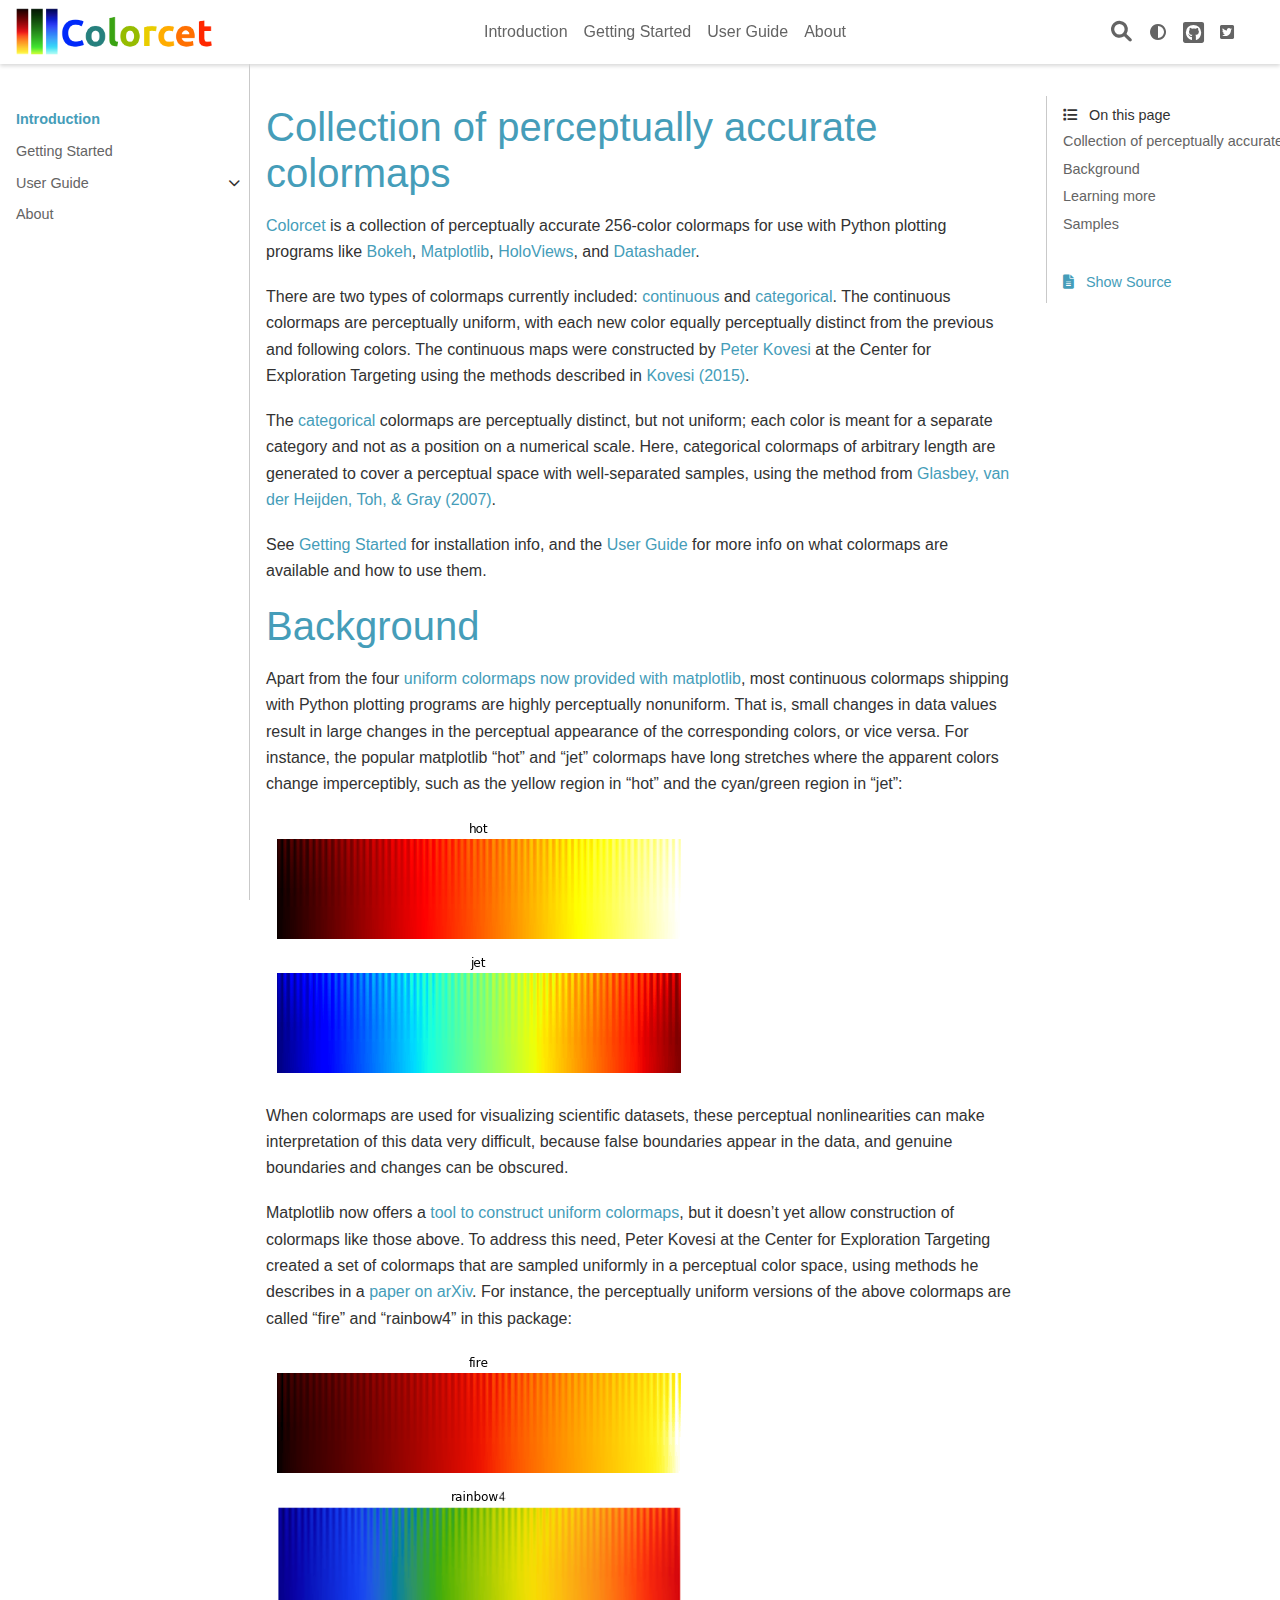
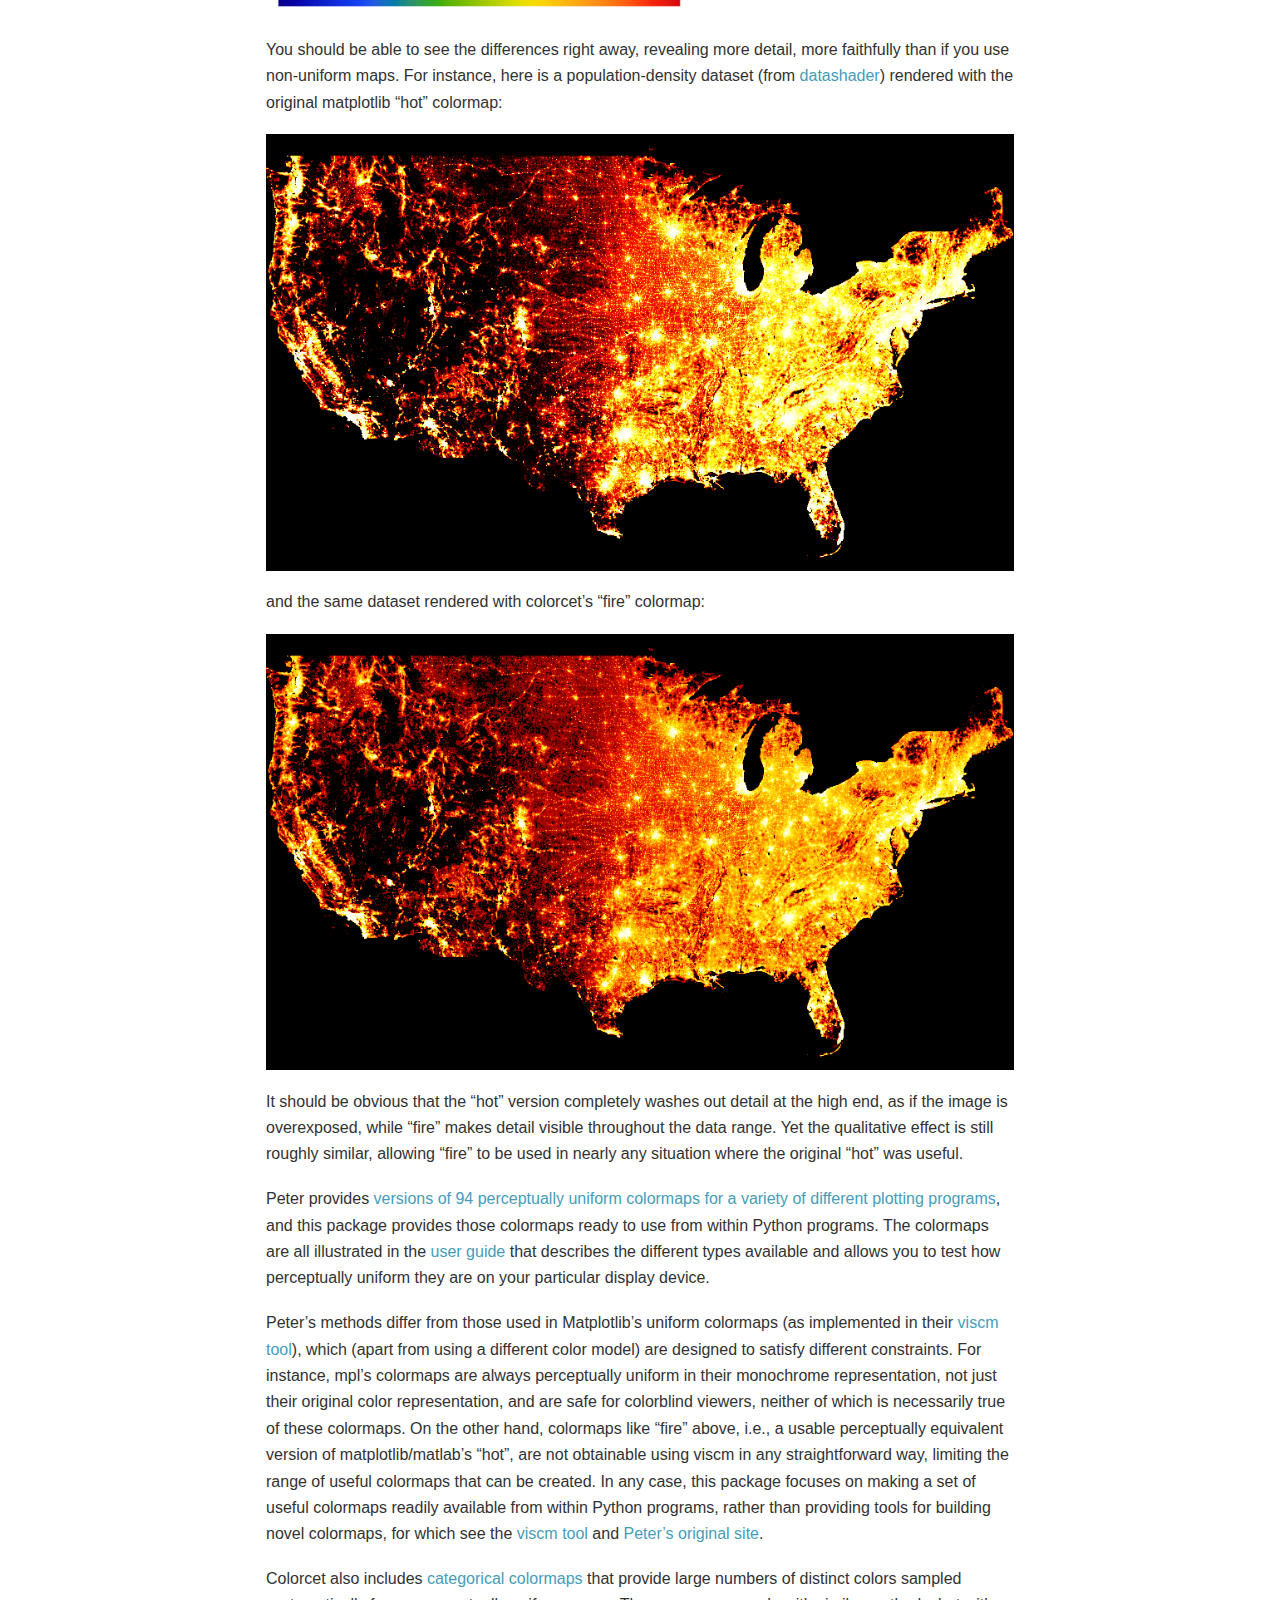
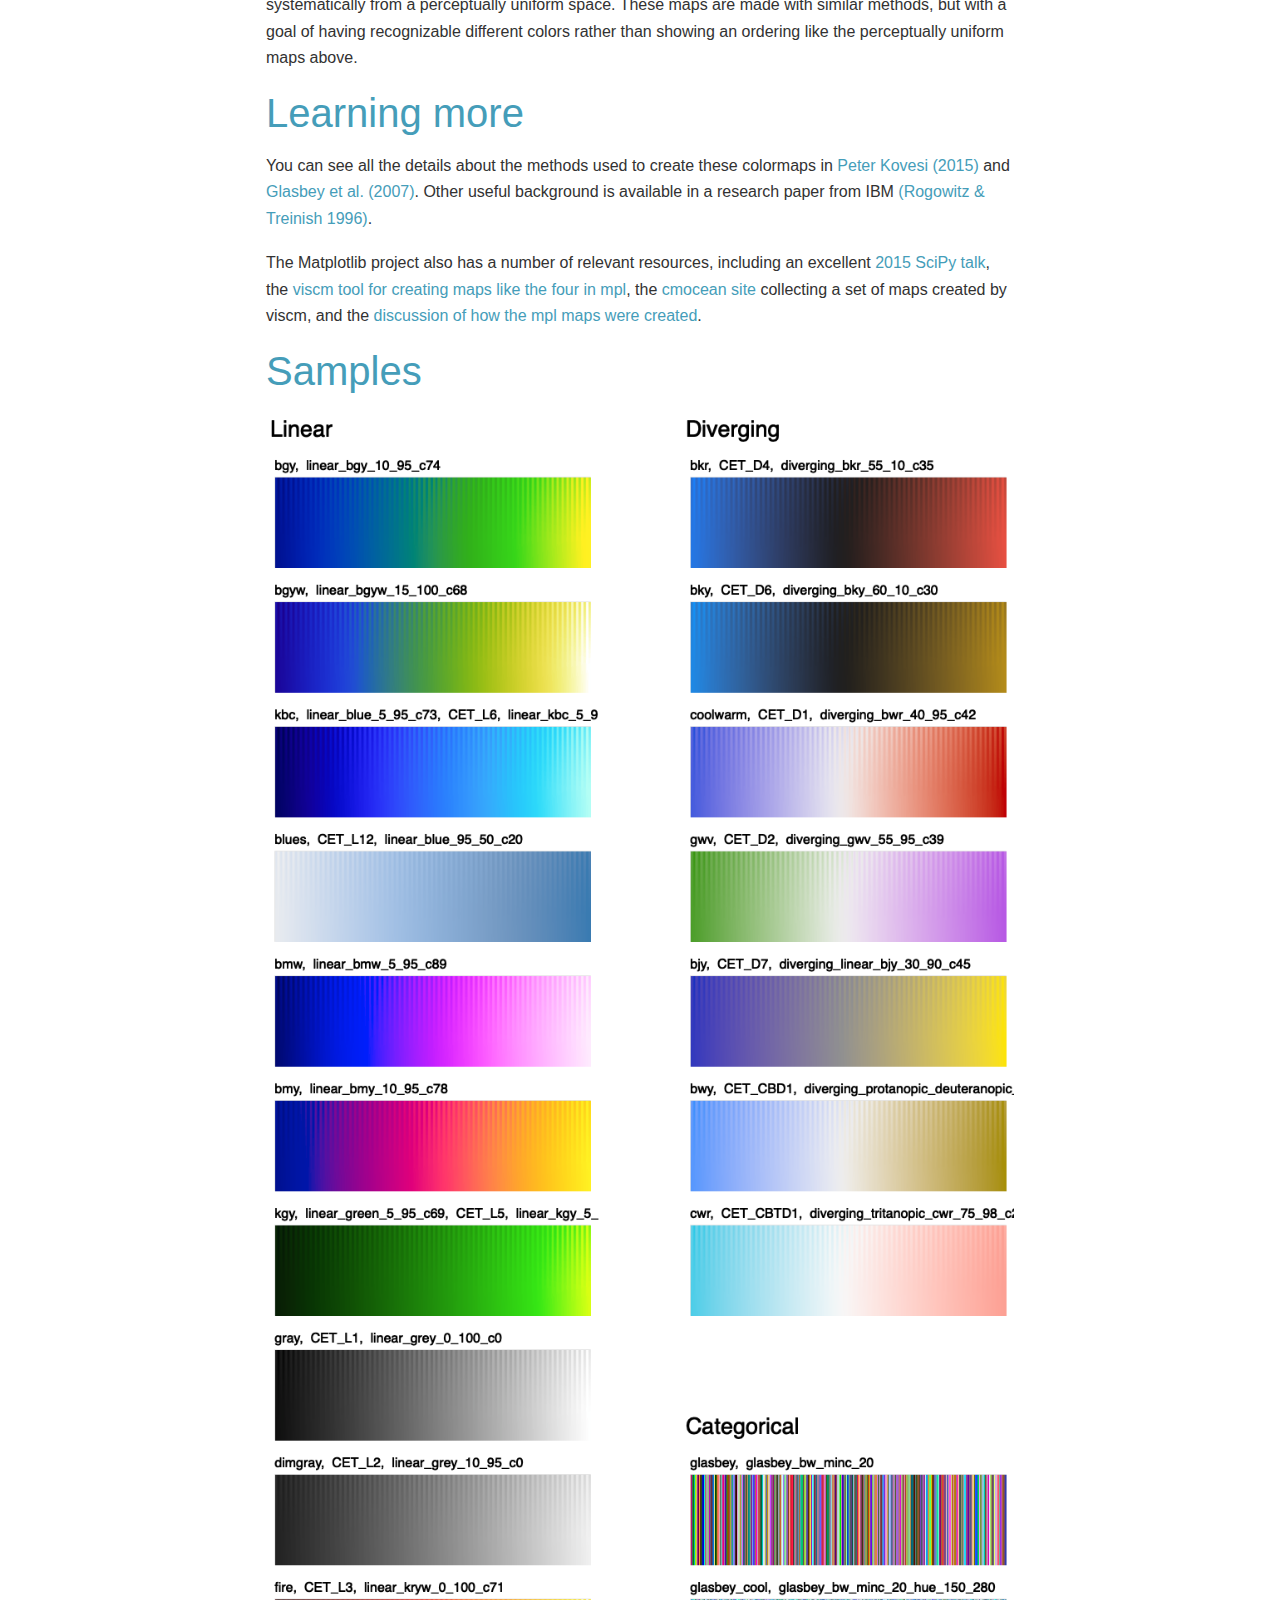
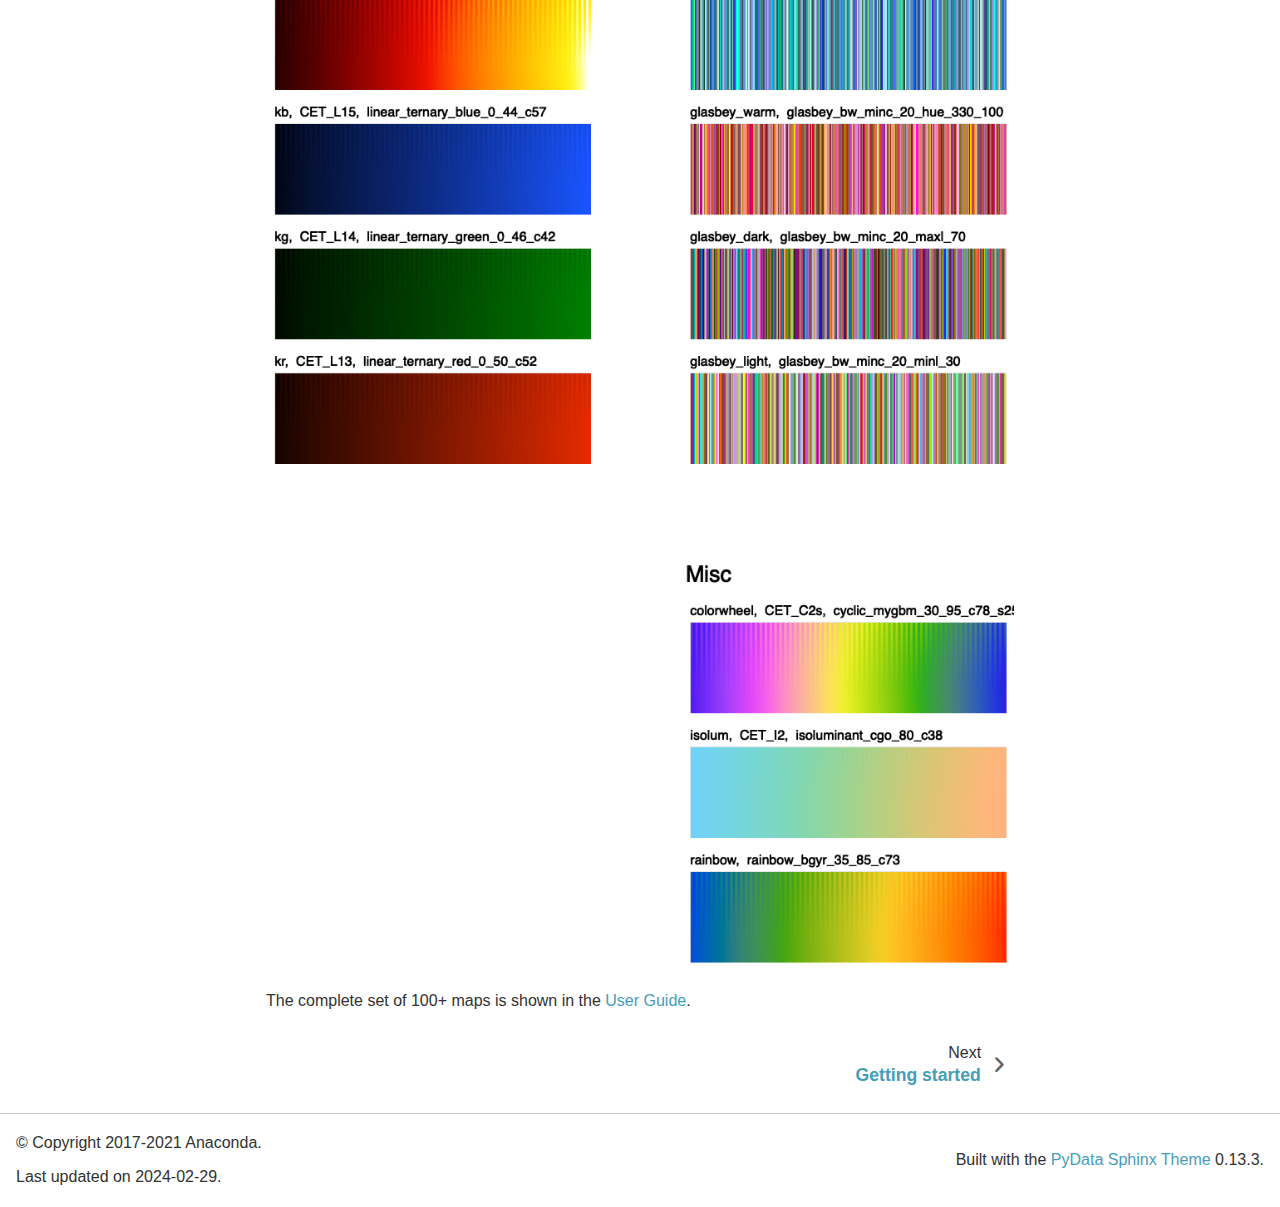
<file: index.html>
<!DOCTYPE html>


<html lang="en" >

  <head>
    <meta charset="utf-8" />
    <meta name="viewport" content="width=device-width, initial-scale=1.0" /><meta name="generator" content="Docutils 0.19: https://docutils.sourceforge.io/" />

    <title>Collection of perceptually accurate colormaps &#8212; colorcet v3.1.0</title>
  
  
  
  <script data-cfasync="false">
    document.documentElement.dataset.mode = localStorage.getItem("mode") || "";
    document.documentElement.dataset.theme = localStorage.getItem("theme") || "light";
  </script>
  
  <!-- Loaded before other Sphinx assets -->
  <link href="_static/styles/theme.css?digest=e353d410970836974a52" rel="stylesheet" />
<link href="_static/styles/bootstrap.css?digest=e353d410970836974a52" rel="stylesheet" />
<link href="_static/styles/pydata-sphinx-theme.css?digest=e353d410970836974a52" rel="stylesheet" />

  
  <link href="_static/vendor/fontawesome/6.1.2/css/all.min.css?digest=e353d410970836974a52" rel="stylesheet" />
  <link rel="preload" as="font" type="font/woff2" crossorigin href="_static/vendor/fontawesome/6.1.2/webfonts/fa-solid-900.woff2" />
<link rel="preload" as="font" type="font/woff2" crossorigin href="_static/vendor/fontawesome/6.1.2/webfonts/fa-brands-400.woff2" />
<link rel="preload" as="font" type="font/woff2" crossorigin href="_static/vendor/fontawesome/6.1.2/webfonts/fa-regular-400.woff2" />

    <link rel="stylesheet" type="text/css" href="_static/pygments.css" />
    <link rel="stylesheet" type="text/css" href="_static/mystnb.4510f1fc1dee50b3e5859aac5469c37c29e427902b24a333a5f9fcb2f0b3ac41.css" />
    <link rel="stylesheet" type="text/css" href="_static/graphviz.css" />
    <link rel="stylesheet" type="text/css" href="_static/copybutton.css" />
    <link rel="stylesheet" type="text/css" href="_static/design-style.1e8bd061cd6da7fc9cf755528e8ffc24.min.css" />
    <link rel="stylesheet" type="text/css" href="_static/nbsite.css" />
    <link rel="stylesheet" type="text/css" href="_static/notebook.css" />
    <link rel="stylesheet" type="text/css" href="_static/gallery.css" />
    <link rel="stylesheet" type="text/css" href="_static/alert.css" />
    <link rel="stylesheet" type="text/css" href="_static/dataframe.css" />
    <link rel="stylesheet" type="text/css" href="_static/scroller.css" />
    <link rel="stylesheet" type="text/css" href="_static/custom.css" />
  
  <!-- Pre-loaded scripts that we'll load fully later -->
  <link rel="preload" as="script" href="_static/scripts/bootstrap.js?digest=e353d410970836974a52" />
<link rel="preload" as="script" href="_static/scripts/pydata-sphinx-theme.js?digest=e353d410970836974a52" />

    <script data-url_root="./" id="documentation_options" src="_static/documentation_options.js"></script>
    <script src="_static/jquery.js"></script>
    <script src="_static/underscore.js"></script>
    <script src="_static/_sphinx_javascript_frameworks_compat.js"></script>
    <script src="_static/doctools.js"></script>
    <script src="_static/sphinx_highlight.js"></script>
    <script src="_static/clipboard.min.js"></script>
    <script src="_static/copybutton.js"></script>
    <script src="_static/design-tabs.js"></script>
    <script>
    window.goatcounter = {
        path: function(p) { return location.host + p }
    }
</script>
    <script async="async" data-goatcounter="https://holoviz.goatcounter.com/count" src="_static/js/goatcounter.js"></script>
    <script>DOCUMENTATION_OPTIONS.pagename = 'index';</script>
    <link rel="shortcut icon" href="_static/favicon.ico"/>
    <link rel="author" title="About these documents" href="about.html" />
    <link rel="index" title="Index" href="genindex.html" />
    <link rel="search" title="Search" href="search.html" />
    <link rel="next" title="Getting started" href="getting_started/index.html" />
  <meta name="viewport" content="width=device-width, initial-scale=1"/>
  <meta name="docsearch:language" content="en"/>
  </head>
  
  
  <body data-bs-spy="scroll" data-bs-target=".bd-toc-nav" data-offset="180" data-bs-root-margin="0px 0px -60%" data-default-mode="">

  
  
  <a class="skip-link" href="#main-content">Skip to main content</a>
  
  <input type="checkbox"
          class="sidebar-toggle"
          name="__primary"
          id="__primary"/>
  <label class="overlay overlay-primary" for="__primary"></label>
  
  <input type="checkbox"
          class="sidebar-toggle"
          name="__secondary"
          id="__secondary"/>
  <label class="overlay overlay-secondary" for="__secondary"></label>
  
  <div class="search-button__wrapper">
    <div class="search-button__overlay"></div>
    <div class="search-button__search-container">
<form class="bd-search d-flex align-items-center"
      action="search.html"
      method="get">
  <i class="fa-solid fa-magnifying-glass"></i>
  <input type="search"
         class="form-control"
         name="q"
         id="search-input"
         placeholder="Search the docs ..."
         aria-label="Search the docs ..."
         autocomplete="off"
         autocorrect="off"
         autocapitalize="off"
         spellcheck="false"/>
  <span class="search-button__kbd-shortcut"><kbd class="kbd-shortcut__modifier">Ctrl</kbd>+<kbd>K</kbd></span>
</form></div>
  </div>
  
    <nav class="bd-header navbar navbar-expand-lg bd-navbar">
<div class="bd-header__inner bd-page-width">
  <label class="sidebar-toggle primary-toggle" for="__primary">
    <span class="fa-solid fa-bars"></span>
  </label>
  
  <div class="navbar-header-items__start">
    
      <div class="navbar-item">
  

<a class="navbar-brand logo" href="#">
  
  
  
  
    
    
      
    
    
    <img src="_static/logo_horizontal.png" class="logo__image only-light" alt="Logo image"/>
    <script>document.write(`<img src="_static/logo_horizontal.png" class="logo__image only-dark" alt="Logo image"/>`);</script>
  
  
</a></div>
    
  </div>
  
  
  <div class="col-lg-9 navbar-header-items">
    
    <div class="me-auto navbar-header-items__center">
      
        <div class="navbar-item"><nav class="navbar-nav">
  <p class="sidebar-header-items__title"
     role="heading"
     aria-level="1"
     aria-label="Site Navigation">
    Site Navigation
  </p>
  <ul class="bd-navbar-elements navbar-nav">
    
                    <li class="nav-item">
                      <a class="nav-link nav-internal" href="#">
                        Introduction
                      </a>
                    </li>
                

                    <li class="nav-item">
                      <a class="nav-link nav-internal" href="getting_started/index.html">
                        Getting Started
                      </a>
                    </li>
                

                    <li class="nav-item">
                      <a class="nav-link nav-internal" href="user_guide/index.html">
                        User Guide
                      </a>
                    </li>
                

                    <li class="nav-item">
                      <a class="nav-link nav-internal" href="about.html">
                        About
                      </a>
                    </li>
                
  </ul>
</nav></div>
      
    </div>
    
    
    <div class="navbar-header-items__end">
      
        <div class="navbar-item navbar-persistent--container">
          
<script>
document.write(`
  <button class="btn btn-sm navbar-btn search-button search-button__button" title="Search" aria-label="Search" data-bs-placement="bottom" data-bs-toggle="tooltip">
    <i class="fa-solid fa-magnifying-glass"></i>
  </button>
`);
</script>
        </div>
      
      
        <div class="navbar-item">
<script>
document.write(`
  <button class="theme-switch-button btn btn-sm btn-outline-primary navbar-btn rounded-circle" title="light/dark" aria-label="light/dark" data-bs-placement="bottom" data-bs-toggle="tooltip">
    <span class="theme-switch" data-mode="light"><i class="fa-solid fa-sun"></i></span>
    <span class="theme-switch" data-mode="dark"><i class="fa-solid fa-moon"></i></span>
    <span class="theme-switch" data-mode="auto"><i class="fa-solid fa-circle-half-stroke"></i></span>
  </button>
`);
</script></div>
      
        <div class="navbar-item"><ul class="navbar-icon-links navbar-nav"
    aria-label="Icon Links">
        <li class="nav-item">
          
          
          
          
          
          
          
          
          <a href="https://github.com/holoviz/colorcet" title="GitHub" class="nav-link" rel="noopener" target="_blank" data-bs-toggle="tooltip" data-bs-placement="bottom"><span><i class="fa-brands fa-square-github"></i></span>
            <label class="sr-only">GitHub</label></a>
        </li>
        <li class="nav-item">
          
          
          
          
          
          
          
          
          <a href="https://twitter.com/HoloViz_org" title="Twitter" class="nav-link" rel="noopener" target="_blank" data-bs-toggle="tooltip" data-bs-placement="bottom"><span><i class="fab fa-twitter-square"></i></span>
            <label class="sr-only">Twitter</label></a>
        </li>
        <li class="nav-item">
          
          
          
          
          
          
          
          
          <a href="https://discourse.holoviz.org/" title="Discourse" class="nav-link" rel="noopener" target="_blank" data-bs-toggle="tooltip" data-bs-placement="bottom"><span><i class="fab fa-discourse"></i></span>
            <label class="sr-only">Discourse</label></a>
        </li>
</ul></div>
      
    </div>
    
  </div>
  
  
    <div class="navbar-persistent--mobile">
<script>
document.write(`
  <button class="btn btn-sm navbar-btn search-button search-button__button" title="Search" aria-label="Search" data-bs-placement="bottom" data-bs-toggle="tooltip">
    <i class="fa-solid fa-magnifying-glass"></i>
  </button>
`);
</script>
    </div>
  

  
    <label class="sidebar-toggle secondary-toggle" for="__secondary">
      <span class="fa-solid fa-outdent"></span>
    </label>
  
</div>

    </nav>
  
  <div class="bd-container">
    <div class="bd-container__inner bd-page-width">
      
      <div class="bd-sidebar-primary bd-sidebar">
        

  
  <div class="sidebar-header-items sidebar-primary__section">
    
    
      <div class="sidebar-header-items__center">
        
          <div class="navbar-item"><nav class="navbar-nav">
  <p class="sidebar-header-items__title"
     role="heading"
     aria-level="1"
     aria-label="Site Navigation">
    Site Navigation
  </p>
  <ul class="bd-navbar-elements navbar-nav">
    
                    <li class="nav-item">
                      <a class="nav-link nav-internal" href="#">
                        Introduction
                      </a>
                    </li>
                

                    <li class="nav-item">
                      <a class="nav-link nav-internal" href="getting_started/index.html">
                        Getting Started
                      </a>
                    </li>
                

                    <li class="nav-item">
                      <a class="nav-link nav-internal" href="user_guide/index.html">
                        User Guide
                      </a>
                    </li>
                

                    <li class="nav-item">
                      <a class="nav-link nav-internal" href="about.html">
                        About
                      </a>
                    </li>
                
  </ul>
</nav></div>
        
      </div>
    
    
    
      <div class="sidebar-header-items__end">
        
          <div class="navbar-item">
<script>
document.write(`
  <button class="theme-switch-button btn btn-sm btn-outline-primary navbar-btn rounded-circle" title="light/dark" aria-label="light/dark" data-bs-placement="bottom" data-bs-toggle="tooltip">
    <span class="theme-switch" data-mode="light"><i class="fa-solid fa-sun"></i></span>
    <span class="theme-switch" data-mode="dark"><i class="fa-solid fa-moon"></i></span>
    <span class="theme-switch" data-mode="auto"><i class="fa-solid fa-circle-half-stroke"></i></span>
  </button>
`);
</script></div>
        
          <div class="navbar-item"><ul class="navbar-icon-links navbar-nav"
    aria-label="Icon Links">
        <li class="nav-item">
          
          
          
          
          
          
          
          
          <a href="https://github.com/holoviz/colorcet" title="GitHub" class="nav-link" rel="noopener" target="_blank" data-bs-toggle="tooltip" data-bs-placement="bottom"><span><i class="fa-brands fa-square-github"></i></span>
            <label class="sr-only">GitHub</label></a>
        </li>
        <li class="nav-item">
          
          
          
          
          
          
          
          
          <a href="https://twitter.com/HoloViz_org" title="Twitter" class="nav-link" rel="noopener" target="_blank" data-bs-toggle="tooltip" data-bs-placement="bottom"><span><i class="fab fa-twitter-square"></i></span>
            <label class="sr-only">Twitter</label></a>
        </li>
        <li class="nav-item">
          
          
          
          
          
          
          
          
          <a href="https://discourse.holoviz.org/" title="Discourse" class="nav-link" rel="noopener" target="_blank" data-bs-toggle="tooltip" data-bs-placement="bottom"><span><i class="fab fa-discourse"></i></span>
            <label class="sr-only">Discourse</label></a>
        </li>
</ul></div>
        
      </div>
    
  </div>
  
    <div class="sidebar-primary-items__start sidebar-primary__section">
        <div class="sidebar-primary-item"><nav class="bd-docs-nav bd-links"
     aria-label="Section Navigation">
  <div class="bd-toc-item navbar-nav"><ul class="current nav bd-sidenav">
<li class="toctree-l1 current active"><a class="current reference internal" href="#">Introduction</a></li>
<li class="toctree-l1"><a class="reference internal" href="getting_started/index.html">Getting Started</a></li>
<li class="toctree-l1 has-children"><a class="reference internal" href="user_guide/index.html">User Guide</a><input class="toctree-checkbox" id="toctree-checkbox-1" name="toctree-checkbox-1" type="checkbox"/><label class="toctree-toggle" for="toctree-checkbox-1"><i class="fa-solid fa-chevron-down"></i></label><ul>
<li class="toctree-l2"><a class="reference internal" href="user_guide/index.html">Accessing the colormaps</a></li>
<li class="toctree-l2"><a class="reference internal" href="user_guide/Continuous.html">Continuous</a></li>
<li class="toctree-l2"><a class="reference internal" href="user_guide/Categorical.html">Categorical</a></li>
</ul>
</li>
<li class="toctree-l1"><a class="reference internal" href="about.html">About</a></li>
</ul>
</div>
</nav></div>
    </div>
  
  
  <div class="sidebar-primary-items__end sidebar-primary__section">
  </div>
  
  <div id="rtd-footer-container"></div>


      </div>
      
      <main id="main-content" class="bd-main">
        
        
          <div class="bd-content">
            <div class="bd-article-container">
              
              <div class="bd-header-article"></div>
              
              
              
                
<div id="searchbox"></div>
                <article class="bd-article" role="main">
                  
  <section id="collection-of-perceptually-accurate-colormaps">
<h1>Collection of perceptually accurate colormaps<a class="headerlink" href="#collection-of-perceptually-accurate-colormaps" title="Permalink to this heading">#</a></h1>
<p><a class="reference external" href="https://github.com/holoviz/colorcet">Colorcet</a> is a collection of
perceptually accurate 256-color colormaps for use with Python plotting programs like
<a class="reference external" href="https://docs.bokeh.org">Bokeh</a>,
<a class="reference external" href="https://matplotlib.org">Matplotlib</a>,
<a class="reference external" href="https://holoviews.org">HoloViews</a>, and
<a class="reference external" href="https://datashader.org">Datashader</a>.</p>
<p>There are two types of colormaps currently included: <a class="reference internal" href="user_guide/Continuous.html"><span class="doc std std-doc">continuous</span></a> and <a class="reference internal" href="user_guide/Categorical.html"><span class="doc std std-doc">categorical</span></a>. The continuous colormaps are perceptually uniform, with each new color equally perceptually distinct from the previous and following colors. The continuous maps were constructed by <a class="reference external" href="http://peterkovesi.com/projects/colourmaps">Peter Kovesi</a> at the Center for Exploration Targeting using the methods described in <a class="reference external" href="https://arxiv.org/abs/1509.03700">Kovesi (2015)</a>.</p>
<p>The <a class="reference internal" href="user_guide/Categorical.html"><span class="doc std std-doc">categorical</span></a> colormaps are perceptually distinct, but not uniform; each color is meant for a separate category and not as a position on a numerical scale. Here, categorical colormaps of arbitrary length are generated to cover a perceptual space with well-separated samples, using the method from
<a class="reference external" href="https://strathprints.strath.ac.uk/30312/1/colorpaper_2006.pdf">Glasbey, van der Heijden, Toh, &amp; Gray (2007)</a>.</p>
<p>See <a class="reference external" href="http://colorcet.holoviz.org/getting_started">Getting Started</a> for installation info, and the <a class="reference internal" href="user_guide/index.html"><span class="doc std std-doc">User Guide</span></a> for more info on what colormaps are available and how to use them.</p>
</section>
<section id="background">
<h1>Background<a class="headerlink" href="#background" title="Permalink to this heading">#</a></h1>
<p>Apart from the four <a class="reference external" href="http://matplotlib.org/users/colormaps.html">uniform colormaps now provided with
matplotlib</a>, most
continuous colormaps shipping with Python plotting programs are highly
perceptually nonuniform.  That is, small changes in data values
result in large changes in the perceptual appearance of the
corresponding colors, or vice versa.  For instance, the popular matplotlib
“hot” and “jet” colormaps have long stretches where the apparent
colors change imperceptibly, such as the yellow region in “hot” and
the cyan/green region in “jet”:</p>
<p><img alt="hot" src="_images/hot.png" />    <img alt="jet" src="_images/jet.png" /></p>
<p>When colormaps are used for visualizing scientific datasets, these
perceptual nonlinearities can make interpretation of this data very
difficult, because false boundaries appear in the data, and genuine
boundaries and changes can be obscured.</p>
<p>Matplotlib now offers a <a class="reference external" href="https://github.com/matplotlib/viscm">tool to construct uniform
colormaps</a>, but it doesn’t yet
allow construction of colormaps like those above.  To address this
need, Peter Kovesi at the Center for Exploration
Targeting created a set of colormaps that are sampled uniformly in a
perceptual color space, using methods he describes in a <a class="reference external" href="https://arxiv.org/abs/1509.03700">paper on
arXiv</a>.  For instance, the
perceptually uniform versions of the above colormaps are called “fire”
and “rainbow4” in this package:</p>
<p><img alt="fire" src="_images/fire.png" />    <img alt="rainbow4" src="_images/rainbow4.png" /></p>
<p>You should be able to see the differences right away, revealing more
detail, more faithfully than if you use non-uniform maps.  For
instance, here is a population-density dataset (from
<a class="reference external" href="https://github.com/bokeh/datashader">datashader</a>) rendered with the
original matplotlib “hot” colormap:</p>
<p><img alt="census_hot" src="_images/census_hot.png" /></p>
<p>and the same dataset rendered with colorcet’s “fire” colormap:</p>
<p><img alt="census_fire" src="_images/census_fire.png" /></p>
<p>It should be obvious that the “hot” version completely washes out
detail at the high end, as if the image is overexposed, while “fire”
makes detail visible throughout the data range.  Yet the qualitative
effect is still roughly similar, allowing “fire” to be used in nearly
any situation where the original “hot” was useful.</p>
<p>Peter provides <a class="reference external" href="http://peterkovesi.com/projects/colourmaps">versions of 94 perceptually uniform colormaps for a
variety of different plotting programs</a>,
and this package provides those colormaps ready to use from within Python
programs.  The colormaps are all illustrated in the
<a class="reference internal" href="user_guide/index.html"><span class="doc std std-doc">user guide</span></a> that describes the
different types available and allows you to test how perceptually
uniform they are on your particular display device.</p>
<p>Peter’s methods differ from those used in Matplotlib’s
uniform colormaps (as implemented in their <a class="reference external" href="https://github.com/matplotlib/viscm">viscm
tool</a>), which (apart from using a
different color model) are designed to satisfy different constraints.
For instance, mpl’s colormaps are always perceptually uniform in their
monochrome representation, not just their original color
representation, and are safe for colorblind viewers, neither of which
is necessarily true of these colormaps.  On the other hand, colormaps
like “fire” above, i.e., a usable perceptually equivalent version of
matplotlib/matlab’s “hot”, are not obtainable using viscm in any
straightforward way, limiting the range of useful colormaps that can be created.
In any case, this package focuses on making a set of useful colormaps
readily available from within Python programs, rather than providing
tools for building novel colormaps, for which see the
<a class="reference external" href="https://github.com/matplotlib/viscm">viscm tool</a> and
<a class="reference external" href="http://peterkovesi.com/projects/colourmaps">Peter’s original site</a>.</p>
<p>Colorcet also includes <a class="reference internal" href="user_guide/Categorical.html"><span class="doc std std-doc">categorical colormaps</span></a>
that provide large numbers of distinct colors sampled systematically from a
perceptually uniform space. These maps are made with similar methods, but
with a goal of having recognizable different colors rather than showing
an ordering like the perceptually uniform maps above.</p>
</section>
<section id="learning-more">
<h1>Learning more<a class="headerlink" href="#learning-more" title="Permalink to this heading">#</a></h1>
<p>You can see all the details about the methods used to create these
colormaps in <a class="reference external" href="https://arxiv.org/pdf/1509.03700v1.pdf">Peter Kovesi (2015)</a> and <a class="reference external" href="https://strathprints.strath.ac.uk/30312/1/colorpaper_2006.pdf">Glasbey et al. (2007)</a>.  Other useful
background is available in a research paper from IBM
<a class="reference external" href="https://www.researchgate.net/profile/Ahmed_Elhattab2/post/Please_suggest_some_good_3D_plot_tool_Software_for_surface_plot/attachment/5c05ba35cfe4a7645506948e/AS%3A699894335557644%401543879221725/download/Why+Should+Engineers+and+Scientists+Be+Worried+About+Color_.pdf">(Rogowitz &amp; Treinish 1996)</a>.</p>
<p>The Matplotlib project also has a number of relevant resources, including an excellent
<a class="reference external" href="https://www.youtube.com/watch?v=xAoljeRJ3lU">2015 SciPy talk</a>, the
<a class="reference external" href="https://github.com/matplotlib/viscm">viscm tool for creating maps like the four in mpl</a>, the
<a class="reference external" href="http://matplotlib.org/cmocean/">cmocean site</a> collecting a set of maps created by viscm,
and the <a class="reference external" href="https://bids.github.io/colormap/">discussion of how the mpl maps were created</a>.</p>
</section>
<section id="samples">
<h1>Samples<a class="headerlink" href="#samples" title="Permalink to this heading">#</a></h1>
<p><img alt="named" src="_images/named.png" /></p>
<p>The complete set of 100+ maps is shown in the <a class="reference internal" href="user_guide/index.html"><span class="doc std std-doc">User Guide</span></a>.</p>
<div class="toctree-wrapper compound">
</div>
</section>


                </article>
              
              
              
                <footer class="bd-footer-article">
                  
<div class="footer-article-items footer-article__inner">
  
    <div class="footer-article-item"><!-- Previous / next buttons -->
<div class="prev-next-area">
    <a class="right-next"
       href="getting_started/index.html"
       title="next page">
      <div class="prev-next-info">
        <p class="prev-next-subtitle">next</p>
        <p class="prev-next-title">Getting started</p>
      </div>
      <i class="fa-solid fa-angle-right"></i>
    </a>
</div></div>
  
</div>

                </footer>
              
            </div>
            
            
              
                <div class="bd-sidebar-secondary bd-toc"><div class="sidebar-secondary-items sidebar-secondary__inner">

  <div class="sidebar-secondary-item">
  <div class="page-toc tocsection onthispage">
    <i class="fa-solid fa-list"></i> On this page
  </div>
  <nav class="bd-toc-nav page-toc">
    <ul class="visible nav section-nav flex-column">
<li class="toc-h1 nav-item toc-entry"><a class="reference internal nav-link" href="#">Collection of perceptually accurate colormaps</a></li>
<li class="toc-h1 nav-item toc-entry"><a class="reference internal nav-link" href="#background">Background</a></li>
<li class="toc-h1 nav-item toc-entry"><a class="reference internal nav-link" href="#learning-more">Learning more</a></li>
<li class="toc-h1 nav-item toc-entry"><a class="reference internal nav-link" href="#samples">Samples</a></li>
</ul>

  </nav></div>

  <div class="sidebar-secondary-item">
  <div class="tocsection sourcelink">
    <a href="_sources/index.ipynb.txt">
      <i class="fa-solid fa-file-lines"></i> Show Source
    </a>
  </div>
</div>

</div></div>
              
            
          </div>
          <footer class="bd-footer-content">
            
          </footer>
        
      </main>
    </div>
  </div>
  
  <!-- Scripts loaded after <body> so the DOM is not blocked -->
  <script src="_static/scripts/bootstrap.js?digest=e353d410970836974a52"></script>
<script src="_static/scripts/pydata-sphinx-theme.js?digest=e353d410970836974a52"></script>

  <footer class="bd-footer">
<div class="bd-footer__inner bd-page-width">
  
    <div class="footer-items__start">
      
        <div class="footer-item">
  <p class="copyright">
    
      © Copyright 2017-2021 Anaconda.
      <br/>
    
  </p>
</div>
      
        <div class="footer-item"><p class="last-updated">
  Last updated on 2024-02-29.
  <br/>
</p></div>
      
    </div>
  
  
    <div class="footer-items__end">
      
        <div class="footer-item"><p class="theme-version">
  Built with the <a href="https://pydata-sphinx-theme.readthedocs.io/en/stable/index.html">PyData Sphinx Theme</a> 0.13.3.
</p></div>
      
    </div>
  
</div>

  </footer>
  </body>
</html>
</file>
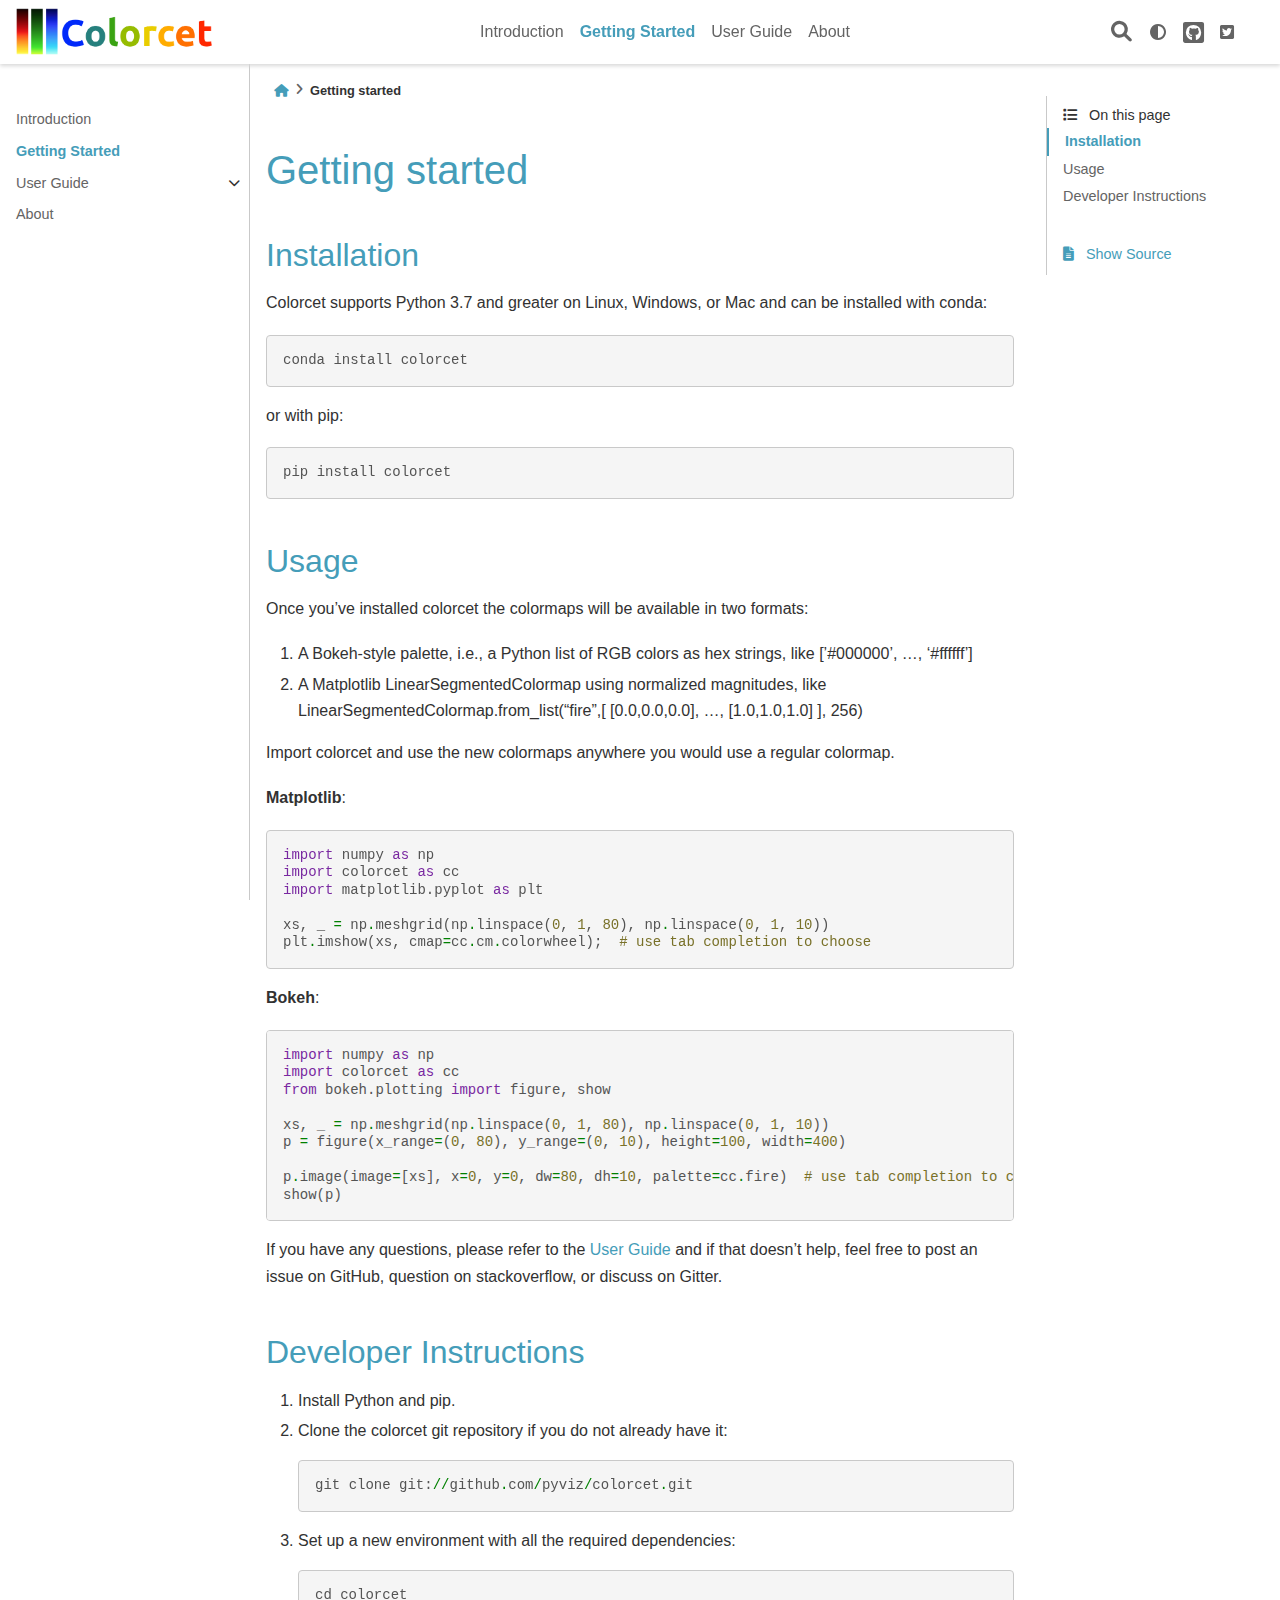
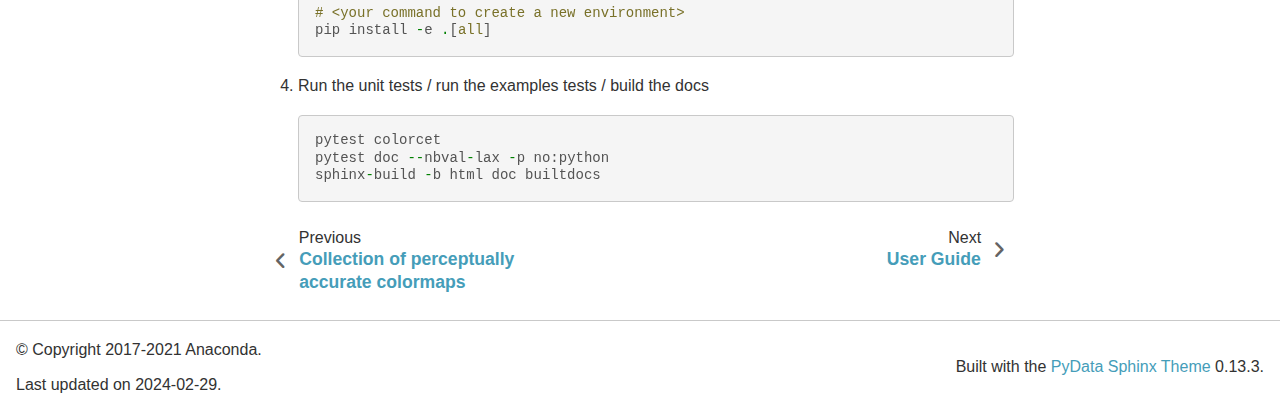
<file: getting_started/index.html>
<!DOCTYPE html>


<html lang="en" >

  <head>
    <meta charset="utf-8" />
    <meta name="viewport" content="width=device-width, initial-scale=1.0" /><meta name="generator" content="Docutils 0.19: https://docutils.sourceforge.io/" />

    <title>Getting started &#8212; colorcet v3.1.0</title>
  
  
  
  <script data-cfasync="false">
    document.documentElement.dataset.mode = localStorage.getItem("mode") || "";
    document.documentElement.dataset.theme = localStorage.getItem("theme") || "light";
  </script>
  
  <!-- Loaded before other Sphinx assets -->
  <link href="../_static/styles/theme.css?digest=e353d410970836974a52" rel="stylesheet" />
<link href="../_static/styles/bootstrap.css?digest=e353d410970836974a52" rel="stylesheet" />
<link href="../_static/styles/pydata-sphinx-theme.css?digest=e353d410970836974a52" rel="stylesheet" />

  
  <link href="../_static/vendor/fontawesome/6.1.2/css/all.min.css?digest=e353d410970836974a52" rel="stylesheet" />
  <link rel="preload" as="font" type="font/woff2" crossorigin href="../_static/vendor/fontawesome/6.1.2/webfonts/fa-solid-900.woff2" />
<link rel="preload" as="font" type="font/woff2" crossorigin href="../_static/vendor/fontawesome/6.1.2/webfonts/fa-brands-400.woff2" />
<link rel="preload" as="font" type="font/woff2" crossorigin href="../_static/vendor/fontawesome/6.1.2/webfonts/fa-regular-400.woff2" />

    <link rel="stylesheet" type="text/css" href="../_static/pygments.css" />
    <link rel="stylesheet" type="text/css" href="../_static/mystnb.4510f1fc1dee50b3e5859aac5469c37c29e427902b24a333a5f9fcb2f0b3ac41.css" />
    <link rel="stylesheet" type="text/css" href="../_static/graphviz.css" />
    <link rel="stylesheet" type="text/css" href="../_static/copybutton.css" />
    <link rel="stylesheet" type="text/css" href="../_static/design-style.1e8bd061cd6da7fc9cf755528e8ffc24.min.css" />
    <link rel="stylesheet" type="text/css" href="../_static/nbsite.css" />
    <link rel="stylesheet" type="text/css" href="../_static/notebook.css" />
    <link rel="stylesheet" type="text/css" href="../_static/gallery.css" />
    <link rel="stylesheet" type="text/css" href="../_static/alert.css" />
    <link rel="stylesheet" type="text/css" href="../_static/dataframe.css" />
    <link rel="stylesheet" type="text/css" href="../_static/scroller.css" />
    <link rel="stylesheet" type="text/css" href="../_static/custom.css" />
  
  <!-- Pre-loaded scripts that we'll load fully later -->
  <link rel="preload" as="script" href="../_static/scripts/bootstrap.js?digest=e353d410970836974a52" />
<link rel="preload" as="script" href="../_static/scripts/pydata-sphinx-theme.js?digest=e353d410970836974a52" />

    <script data-url_root="../" id="documentation_options" src="../_static/documentation_options.js"></script>
    <script src="../_static/jquery.js"></script>
    <script src="../_static/underscore.js"></script>
    <script src="../_static/_sphinx_javascript_frameworks_compat.js"></script>
    <script src="../_static/doctools.js"></script>
    <script src="../_static/sphinx_highlight.js"></script>
    <script src="../_static/clipboard.min.js"></script>
    <script src="../_static/copybutton.js"></script>
    <script src="../_static/design-tabs.js"></script>
    <script>
    window.goatcounter = {
        path: function(p) { return location.host + p }
    }
</script>
    <script async="async" data-goatcounter="https://holoviz.goatcounter.com/count" src="../_static/js/goatcounter.js"></script>
    <script>DOCUMENTATION_OPTIONS.pagename = 'getting_started/index';</script>
    <link rel="shortcut icon" href="../_static/favicon.ico"/>
    <link rel="author" title="About these documents" href="../about.html" />
    <link rel="index" title="Index" href="../genindex.html" />
    <link rel="search" title="Search" href="../search.html" />
    <link rel="next" title="User Guide" href="../user_guide/index.html" />
    <link rel="prev" title="Collection of perceptually accurate colormaps" href="../index.html" />
  <meta name="viewport" content="width=device-width, initial-scale=1"/>
  <meta name="docsearch:language" content="en"/>
  </head>
  
  
  <body data-bs-spy="scroll" data-bs-target=".bd-toc-nav" data-offset="180" data-bs-root-margin="0px 0px -60%" data-default-mode="">

  
  
  <a class="skip-link" href="#main-content">Skip to main content</a>
  
  <input type="checkbox"
          class="sidebar-toggle"
          name="__primary"
          id="__primary"/>
  <label class="overlay overlay-primary" for="__primary"></label>
  
  <input type="checkbox"
          class="sidebar-toggle"
          name="__secondary"
          id="__secondary"/>
  <label class="overlay overlay-secondary" for="__secondary"></label>
  
  <div class="search-button__wrapper">
    <div class="search-button__overlay"></div>
    <div class="search-button__search-container">
<form class="bd-search d-flex align-items-center"
      action="../search.html"
      method="get">
  <i class="fa-solid fa-magnifying-glass"></i>
  <input type="search"
         class="form-control"
         name="q"
         id="search-input"
         placeholder="Search the docs ..."
         aria-label="Search the docs ..."
         autocomplete="off"
         autocorrect="off"
         autocapitalize="off"
         spellcheck="false"/>
  <span class="search-button__kbd-shortcut"><kbd class="kbd-shortcut__modifier">Ctrl</kbd>+<kbd>K</kbd></span>
</form></div>
  </div>
  
    <nav class="bd-header navbar navbar-expand-lg bd-navbar">
<div class="bd-header__inner bd-page-width">
  <label class="sidebar-toggle primary-toggle" for="__primary">
    <span class="fa-solid fa-bars"></span>
  </label>
  
  <div class="navbar-header-items__start">
    
      <div class="navbar-item">
  

<a class="navbar-brand logo" href="../index.html">
  
  
  
  
    
    
      
    
    
    <img src="../_static/logo_horizontal.png" class="logo__image only-light" alt="Logo image"/>
    <script>document.write(`<img src="../_static/logo_horizontal.png" class="logo__image only-dark" alt="Logo image"/>`);</script>
  
  
</a></div>
    
  </div>
  
  
  <div class="col-lg-9 navbar-header-items">
    
    <div class="me-auto navbar-header-items__center">
      
        <div class="navbar-item"><nav class="navbar-nav">
  <p class="sidebar-header-items__title"
     role="heading"
     aria-level="1"
     aria-label="Site Navigation">
    Site Navigation
  </p>
  <ul class="bd-navbar-elements navbar-nav">
    
                    <li class="nav-item">
                      <a class="nav-link nav-internal" href="../index.html">
                        Introduction
                      </a>
                    </li>
                

                    <li class="nav-item current active">
                      <a class="nav-link nav-internal" href="#">
                        Getting Started
                      </a>
                    </li>
                

                    <li class="nav-item">
                      <a class="nav-link nav-internal" href="../user_guide/index.html">
                        User Guide
                      </a>
                    </li>
                

                    <li class="nav-item">
                      <a class="nav-link nav-internal" href="../about.html">
                        About
                      </a>
                    </li>
                
  </ul>
</nav></div>
      
    </div>
    
    
    <div class="navbar-header-items__end">
      
        <div class="navbar-item navbar-persistent--container">
          
<script>
document.write(`
  <button class="btn btn-sm navbar-btn search-button search-button__button" title="Search" aria-label="Search" data-bs-placement="bottom" data-bs-toggle="tooltip">
    <i class="fa-solid fa-magnifying-glass"></i>
  </button>
`);
</script>
        </div>
      
      
        <div class="navbar-item">
<script>
document.write(`
  <button class="theme-switch-button btn btn-sm btn-outline-primary navbar-btn rounded-circle" title="light/dark" aria-label="light/dark" data-bs-placement="bottom" data-bs-toggle="tooltip">
    <span class="theme-switch" data-mode="light"><i class="fa-solid fa-sun"></i></span>
    <span class="theme-switch" data-mode="dark"><i class="fa-solid fa-moon"></i></span>
    <span class="theme-switch" data-mode="auto"><i class="fa-solid fa-circle-half-stroke"></i></span>
  </button>
`);
</script></div>
      
        <div class="navbar-item"><ul class="navbar-icon-links navbar-nav"
    aria-label="Icon Links">
        <li class="nav-item">
          
          
          
          
          
          
          
          
          <a href="https://github.com/holoviz/colorcet" title="GitHub" class="nav-link" rel="noopener" target="_blank" data-bs-toggle="tooltip" data-bs-placement="bottom"><span><i class="fa-brands fa-square-github"></i></span>
            <label class="sr-only">GitHub</label></a>
        </li>
        <li class="nav-item">
          
          
          
          
          
          
          
          
          <a href="https://twitter.com/HoloViz_org" title="Twitter" class="nav-link" rel="noopener" target="_blank" data-bs-toggle="tooltip" data-bs-placement="bottom"><span><i class="fab fa-twitter-square"></i></span>
            <label class="sr-only">Twitter</label></a>
        </li>
        <li class="nav-item">
          
          
          
          
          
          
          
          
          <a href="https://discourse.holoviz.org/" title="Discourse" class="nav-link" rel="noopener" target="_blank" data-bs-toggle="tooltip" data-bs-placement="bottom"><span><i class="fab fa-discourse"></i></span>
            <label class="sr-only">Discourse</label></a>
        </li>
</ul></div>
      
    </div>
    
  </div>
  
  
    <div class="navbar-persistent--mobile">
<script>
document.write(`
  <button class="btn btn-sm navbar-btn search-button search-button__button" title="Search" aria-label="Search" data-bs-placement="bottom" data-bs-toggle="tooltip">
    <i class="fa-solid fa-magnifying-glass"></i>
  </button>
`);
</script>
    </div>
  

  
    <label class="sidebar-toggle secondary-toggle" for="__secondary">
      <span class="fa-solid fa-outdent"></span>
    </label>
  
</div>

    </nav>
  
  <div class="bd-container">
    <div class="bd-container__inner bd-page-width">
      
      <div class="bd-sidebar-primary bd-sidebar">
        

  
  <div class="sidebar-header-items sidebar-primary__section">
    
    
      <div class="sidebar-header-items__center">
        
          <div class="navbar-item"><nav class="navbar-nav">
  <p class="sidebar-header-items__title"
     role="heading"
     aria-level="1"
     aria-label="Site Navigation">
    Site Navigation
  </p>
  <ul class="bd-navbar-elements navbar-nav">
    
                    <li class="nav-item">
                      <a class="nav-link nav-internal" href="../index.html">
                        Introduction
                      </a>
                    </li>
                

                    <li class="nav-item current active">
                      <a class="nav-link nav-internal" href="#">
                        Getting Started
                      </a>
                    </li>
                

                    <li class="nav-item">
                      <a class="nav-link nav-internal" href="../user_guide/index.html">
                        User Guide
                      </a>
                    </li>
                

                    <li class="nav-item">
                      <a class="nav-link nav-internal" href="../about.html">
                        About
                      </a>
                    </li>
                
  </ul>
</nav></div>
        
      </div>
    
    
    
      <div class="sidebar-header-items__end">
        
          <div class="navbar-item">
<script>
document.write(`
  <button class="theme-switch-button btn btn-sm btn-outline-primary navbar-btn rounded-circle" title="light/dark" aria-label="light/dark" data-bs-placement="bottom" data-bs-toggle="tooltip">
    <span class="theme-switch" data-mode="light"><i class="fa-solid fa-sun"></i></span>
    <span class="theme-switch" data-mode="dark"><i class="fa-solid fa-moon"></i></span>
    <span class="theme-switch" data-mode="auto"><i class="fa-solid fa-circle-half-stroke"></i></span>
  </button>
`);
</script></div>
        
          <div class="navbar-item"><ul class="navbar-icon-links navbar-nav"
    aria-label="Icon Links">
        <li class="nav-item">
          
          
          
          
          
          
          
          
          <a href="https://github.com/holoviz/colorcet" title="GitHub" class="nav-link" rel="noopener" target="_blank" data-bs-toggle="tooltip" data-bs-placement="bottom"><span><i class="fa-brands fa-square-github"></i></span>
            <label class="sr-only">GitHub</label></a>
        </li>
        <li class="nav-item">
          
          
          
          
          
          
          
          
          <a href="https://twitter.com/HoloViz_org" title="Twitter" class="nav-link" rel="noopener" target="_blank" data-bs-toggle="tooltip" data-bs-placement="bottom"><span><i class="fab fa-twitter-square"></i></span>
            <label class="sr-only">Twitter</label></a>
        </li>
        <li class="nav-item">
          
          
          
          
          
          
          
          
          <a href="https://discourse.holoviz.org/" title="Discourse" class="nav-link" rel="noopener" target="_blank" data-bs-toggle="tooltip" data-bs-placement="bottom"><span><i class="fab fa-discourse"></i></span>
            <label class="sr-only">Discourse</label></a>
        </li>
</ul></div>
        
      </div>
    
  </div>
  
    <div class="sidebar-primary-items__start sidebar-primary__section">
        <div class="sidebar-primary-item"><nav class="bd-docs-nav bd-links"
     aria-label="Section Navigation">
  <div class="bd-toc-item navbar-nav"><ul class="current nav bd-sidenav">
<li class="toctree-l1"><a class="reference internal" href="../index.html">Introduction</a></li>
<li class="toctree-l1 current active"><a class="current reference internal" href="#">Getting Started</a></li>
<li class="toctree-l1 has-children"><a class="reference internal" href="../user_guide/index.html">User Guide</a><input class="toctree-checkbox" id="toctree-checkbox-1" name="toctree-checkbox-1" type="checkbox"/><label class="toctree-toggle" for="toctree-checkbox-1"><i class="fa-solid fa-chevron-down"></i></label><ul>
<li class="toctree-l2"><a class="reference internal" href="../user_guide/index.html">Accessing the colormaps</a></li>
<li class="toctree-l2"><a class="reference internal" href="../user_guide/Continuous.html">Continuous</a></li>
<li class="toctree-l2"><a class="reference internal" href="../user_guide/Categorical.html">Categorical</a></li>
</ul>
</li>
<li class="toctree-l1"><a class="reference internal" href="../about.html">About</a></li>
</ul>
</div>
</nav></div>
    </div>
  
  
  <div class="sidebar-primary-items__end sidebar-primary__section">
  </div>
  
  <div id="rtd-footer-container"></div>


      </div>
      
      <main id="main-content" class="bd-main">
        
        
          <div class="bd-content">
            <div class="bd-article-container">
              
              <div class="bd-header-article">
<div class="header-article-items header-article__inner">
  
    <div class="header-article-items__start">
      
        <div class="header-article-item">



<nav aria-label="Breadcrumbs">
  <ul class="bd-breadcrumbs" role="navigation" aria-label="Breadcrumb">
    
    <li class="breadcrumb-item breadcrumb-home">
      <a href="../index.html" class="nav-link" aria-label="Home">
        <i class="fa-solid fa-home"></i>
      </a>
    </li>
    <li class="breadcrumb-item active" aria-current="page">Getting started</li>
  </ul>
</nav>
</div>
      
    </div>
  
  
</div>
</div>
              
              
              
                
<div id="searchbox"></div>
                <article class="bd-article" role="main">
                  
  <section id="getting-started">
<h1>Getting started<a class="headerlink" href="#getting-started" title="Permalink to this heading">#</a></h1>
<section id="installation">
<h2>Installation<a class="headerlink" href="#installation" title="Permalink to this heading">#</a></h2>
<p>Colorcet supports Python 3.7 and greater on Linux, Windows, or Mac
and can be installed with conda:</p>
<div class="highlight-default notranslate"><div class="highlight"><pre><span></span><span class="n">conda</span> <span class="n">install</span> <span class="n">colorcet</span>
</pre></div>
</div>
<p>or with pip:</p>
<div class="highlight-default notranslate"><div class="highlight"><pre><span></span><span class="n">pip</span> <span class="n">install</span> <span class="n">colorcet</span>
</pre></div>
</div>
</section>
<section id="usage">
<h2>Usage<a class="headerlink" href="#usage" title="Permalink to this heading">#</a></h2>
<p>Once you’ve installed colorcet the colormaps will be available
in two formats:</p>
<ol class="arabic simple">
<li><p>A Bokeh-style palette, i.e., a Python list of RGB colors as hex
strings, like [’#000000’, …, ‘#ffffff’]</p></li>
<li><p>A Matplotlib LinearSegmentedColormap using normalized magnitudes,
like LinearSegmentedColormap.from_list(“fire”,[ [0.0,0.0,0.0],
…, [1.0,1.0,1.0] ], 256)</p></li>
</ol>
<p>Import colorcet and use the new colormaps anywhere you would use a
regular colormap.</p>
<p><strong>Matplotlib</strong>:</p>
<div class="highlight-default notranslate"><div class="highlight"><pre><span></span><span class="kn">import</span> <span class="nn">numpy</span> <span class="k">as</span> <span class="nn">np</span>
<span class="kn">import</span> <span class="nn">colorcet</span> <span class="k">as</span> <span class="nn">cc</span>
<span class="kn">import</span> <span class="nn">matplotlib.pyplot</span> <span class="k">as</span> <span class="nn">plt</span>

<span class="n">xs</span><span class="p">,</span> <span class="n">_</span> <span class="o">=</span> <span class="n">np</span><span class="o">.</span><span class="n">meshgrid</span><span class="p">(</span><span class="n">np</span><span class="o">.</span><span class="n">linspace</span><span class="p">(</span><span class="mi">0</span><span class="p">,</span> <span class="mi">1</span><span class="p">,</span> <span class="mi">80</span><span class="p">),</span> <span class="n">np</span><span class="o">.</span><span class="n">linspace</span><span class="p">(</span><span class="mi">0</span><span class="p">,</span> <span class="mi">1</span><span class="p">,</span> <span class="mi">10</span><span class="p">))</span>
<span class="n">plt</span><span class="o">.</span><span class="n">imshow</span><span class="p">(</span><span class="n">xs</span><span class="p">,</span> <span class="n">cmap</span><span class="o">=</span><span class="n">cc</span><span class="o">.</span><span class="n">cm</span><span class="o">.</span><span class="n">colorwheel</span><span class="p">);</span>  <span class="c1"># use tab completion to choose</span>
</pre></div>
</div>
<p><strong>Bokeh</strong>:</p>
<div class="highlight-default notranslate"><div class="highlight"><pre><span></span><span class="kn">import</span> <span class="nn">numpy</span> <span class="k">as</span> <span class="nn">np</span>
<span class="kn">import</span> <span class="nn">colorcet</span> <span class="k">as</span> <span class="nn">cc</span>
<span class="kn">from</span> <span class="nn">bokeh.plotting</span> <span class="kn">import</span> <span class="n">figure</span><span class="p">,</span> <span class="n">show</span>

<span class="n">xs</span><span class="p">,</span> <span class="n">_</span> <span class="o">=</span> <span class="n">np</span><span class="o">.</span><span class="n">meshgrid</span><span class="p">(</span><span class="n">np</span><span class="o">.</span><span class="n">linspace</span><span class="p">(</span><span class="mi">0</span><span class="p">,</span> <span class="mi">1</span><span class="p">,</span> <span class="mi">80</span><span class="p">),</span> <span class="n">np</span><span class="o">.</span><span class="n">linspace</span><span class="p">(</span><span class="mi">0</span><span class="p">,</span> <span class="mi">1</span><span class="p">,</span> <span class="mi">10</span><span class="p">))</span>
<span class="n">p</span> <span class="o">=</span> <span class="n">figure</span><span class="p">(</span><span class="n">x_range</span><span class="o">=</span><span class="p">(</span><span class="mi">0</span><span class="p">,</span> <span class="mi">80</span><span class="p">),</span> <span class="n">y_range</span><span class="o">=</span><span class="p">(</span><span class="mi">0</span><span class="p">,</span> <span class="mi">10</span><span class="p">),</span> <span class="n">height</span><span class="o">=</span><span class="mi">100</span><span class="p">,</span> <span class="n">width</span><span class="o">=</span><span class="mi">400</span><span class="p">)</span>

<span class="n">p</span><span class="o">.</span><span class="n">image</span><span class="p">(</span><span class="n">image</span><span class="o">=</span><span class="p">[</span><span class="n">xs</span><span class="p">],</span> <span class="n">x</span><span class="o">=</span><span class="mi">0</span><span class="p">,</span> <span class="n">y</span><span class="o">=</span><span class="mi">0</span><span class="p">,</span> <span class="n">dw</span><span class="o">=</span><span class="mi">80</span><span class="p">,</span> <span class="n">dh</span><span class="o">=</span><span class="mi">10</span><span class="p">,</span> <span class="n">palette</span><span class="o">=</span><span class="n">cc</span><span class="o">.</span><span class="n">fire</span><span class="p">)</span>  <span class="c1"># use tab completion to choose</span>
<span class="n">show</span><span class="p">(</span><span class="n">p</span><span class="p">)</span>
</pre></div>
</div>
<p>If you have any questions, please refer to the <a class="reference external" href="../user_guide/index">User Guide</a>
and if that doesn’t help, feel free to post an issue on GitHub, question on stackoverflow,
or discuss on Gitter.</p>
</section>
<section id="developer-instructions">
<h2>Developer Instructions<a class="headerlink" href="#developer-instructions" title="Permalink to this heading">#</a></h2>
<ol class="arabic">
<li><p>Install Python and pip.</p></li>
<li><p>Clone the colorcet git repository if you do not already have it:</p>
<div class="highlight-default notranslate"><div class="highlight"><pre><span></span><span class="n">git</span> <span class="n">clone</span> <span class="n">git</span><span class="p">:</span><span class="o">//</span><span class="n">github</span><span class="o">.</span><span class="n">com</span><span class="o">/</span><span class="n">pyviz</span><span class="o">/</span><span class="n">colorcet</span><span class="o">.</span><span class="n">git</span>
</pre></div>
</div>
</li>
<li><p>Set up a new environment with all the required dependencies:</p>
<div class="highlight-default notranslate"><div class="highlight"><pre><span></span><span class="n">cd</span> <span class="n">colorcet</span>
<span class="c1"># &lt;your command to create a new environment&gt;</span>
<span class="n">pip</span> <span class="n">install</span> <span class="o">-</span><span class="n">e</span> <span class="o">.</span><span class="p">[</span><span class="nb">all</span><span class="p">]</span>
</pre></div>
</div>
</li>
<li><p>Run the unit tests / run the examples tests / build the docs</p>
<div class="highlight-default notranslate"><div class="highlight"><pre><span></span><span class="n">pytest</span> <span class="n">colorcet</span>
<span class="n">pytest</span> <span class="n">doc</span> <span class="o">--</span><span class="n">nbval</span><span class="o">-</span><span class="n">lax</span> <span class="o">-</span><span class="n">p</span> <span class="n">no</span><span class="p">:</span><span class="n">python</span>
<span class="n">sphinx</span><span class="o">-</span><span class="n">build</span> <span class="o">-</span><span class="n">b</span> <span class="n">html</span> <span class="n">doc</span> <span class="n">builtdocs</span>
</pre></div>
</div>
</li>
</ol>
</section>
</section>


                </article>
              
              
              
                <footer class="bd-footer-article">
                  
<div class="footer-article-items footer-article__inner">
  
    <div class="footer-article-item"><!-- Previous / next buttons -->
<div class="prev-next-area">
    <a class="left-prev"
       href="../index.html"
       title="previous page">
      <i class="fa-solid fa-angle-left"></i>
      <div class="prev-next-info">
        <p class="prev-next-subtitle">previous</p>
        <p class="prev-next-title">Collection of perceptually accurate colormaps</p>
      </div>
    </a>
    <a class="right-next"
       href="../user_guide/index.html"
       title="next page">
      <div class="prev-next-info">
        <p class="prev-next-subtitle">next</p>
        <p class="prev-next-title">User Guide</p>
      </div>
      <i class="fa-solid fa-angle-right"></i>
    </a>
</div></div>
  
</div>

                </footer>
              
            </div>
            
            
              
                <div class="bd-sidebar-secondary bd-toc"><div class="sidebar-secondary-items sidebar-secondary__inner">

  <div class="sidebar-secondary-item">
  <div class="page-toc tocsection onthispage">
    <i class="fa-solid fa-list"></i> On this page
  </div>
  <nav class="bd-toc-nav page-toc">
    <ul class="visible nav section-nav flex-column">
<li class="toc-h2 nav-item toc-entry"><a class="reference internal nav-link" href="#installation">Installation</a></li>
<li class="toc-h2 nav-item toc-entry"><a class="reference internal nav-link" href="#usage">Usage</a></li>
<li class="toc-h2 nav-item toc-entry"><a class="reference internal nav-link" href="#developer-instructions">Developer Instructions</a></li>
</ul>
  </nav></div>

  <div class="sidebar-secondary-item">
  <div class="tocsection sourcelink">
    <a href="../_sources/getting_started/index.rst.txt">
      <i class="fa-solid fa-file-lines"></i> Show Source
    </a>
  </div>
</div>

</div></div>
              
            
          </div>
          <footer class="bd-footer-content">
            
          </footer>
        
      </main>
    </div>
  </div>
  
  <!-- Scripts loaded after <body> so the DOM is not blocked -->
  <script src="../_static/scripts/bootstrap.js?digest=e353d410970836974a52"></script>
<script src="../_static/scripts/pydata-sphinx-theme.js?digest=e353d410970836974a52"></script>

  <footer class="bd-footer">
<div class="bd-footer__inner bd-page-width">
  
    <div class="footer-items__start">
      
        <div class="footer-item">
  <p class="copyright">
    
      © Copyright 2017-2021 Anaconda.
      <br/>
    
  </p>
</div>
      
        <div class="footer-item"><p class="last-updated">
  Last updated on 2024-02-29.
  <br/>
</p></div>
      
    </div>
  
  
    <div class="footer-items__end">
      
        <div class="footer-item"><p class="theme-version">
  Built with the <a href="https://pydata-sphinx-theme.readthedocs.io/en/stable/index.html">PyData Sphinx Theme</a> 0.13.3.
</p></div>
      
    </div>
  
</div>

  </footer>
  </body>
</html>
</file>
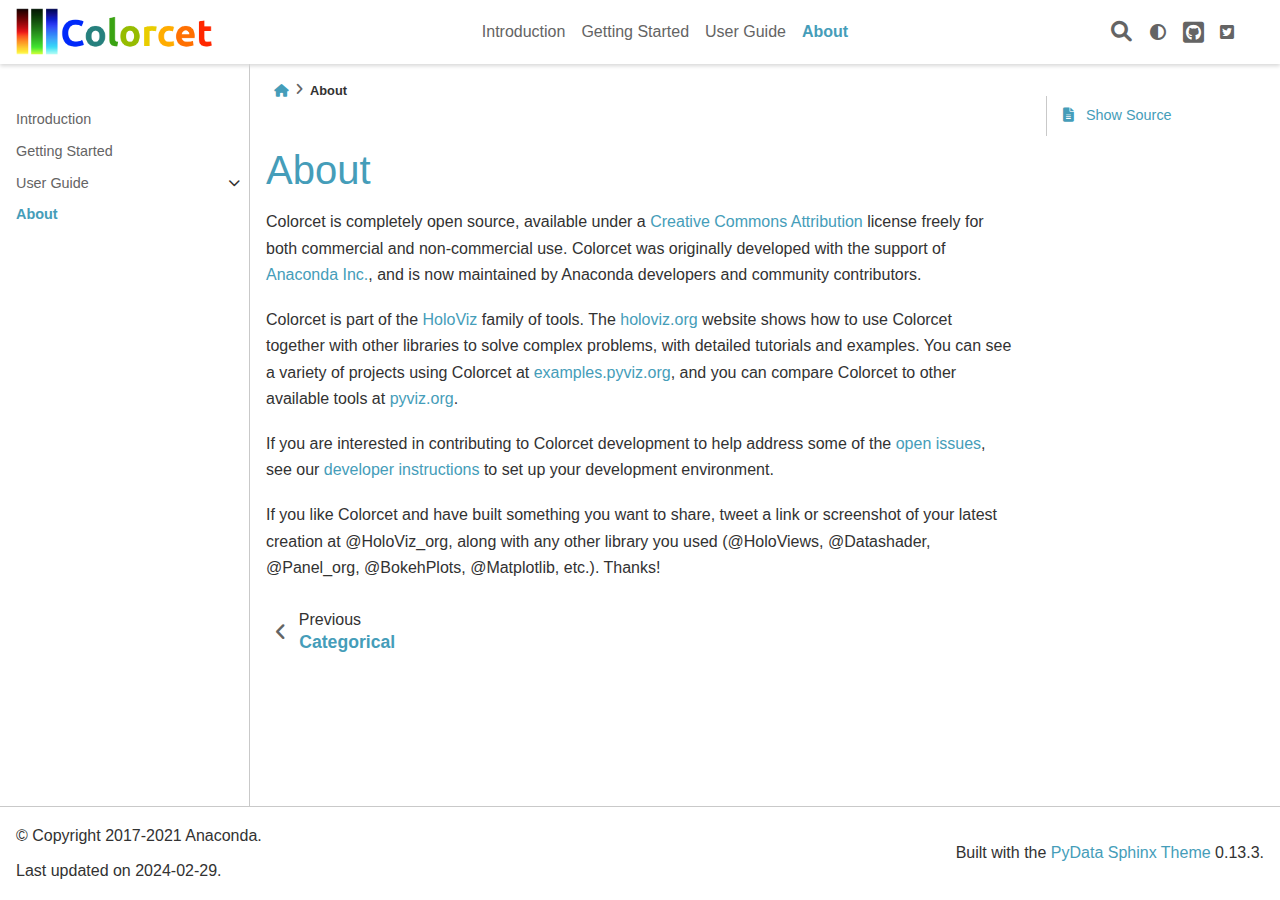
<file: about.html>
<!DOCTYPE html>


<html lang="en" >

  <head>
    <meta charset="utf-8" />
    <meta name="viewport" content="width=device-width, initial-scale=1.0" /><meta name="generator" content="Docutils 0.19: https://docutils.sourceforge.io/" />

    <title>About &#8212; colorcet v3.1.0</title>
  
  
  
  <script data-cfasync="false">
    document.documentElement.dataset.mode = localStorage.getItem("mode") || "";
    document.documentElement.dataset.theme = localStorage.getItem("theme") || "light";
  </script>
  
  <!-- Loaded before other Sphinx assets -->
  <link href="_static/styles/theme.css?digest=e353d410970836974a52" rel="stylesheet" />
<link href="_static/styles/bootstrap.css?digest=e353d410970836974a52" rel="stylesheet" />
<link href="_static/styles/pydata-sphinx-theme.css?digest=e353d410970836974a52" rel="stylesheet" />

  
  <link href="_static/vendor/fontawesome/6.1.2/css/all.min.css?digest=e353d410970836974a52" rel="stylesheet" />
  <link rel="preload" as="font" type="font/woff2" crossorigin href="_static/vendor/fontawesome/6.1.2/webfonts/fa-solid-900.woff2" />
<link rel="preload" as="font" type="font/woff2" crossorigin href="_static/vendor/fontawesome/6.1.2/webfonts/fa-brands-400.woff2" />
<link rel="preload" as="font" type="font/woff2" crossorigin href="_static/vendor/fontawesome/6.1.2/webfonts/fa-regular-400.woff2" />

    <link rel="stylesheet" type="text/css" href="_static/pygments.css" />
    <link rel="stylesheet" type="text/css" href="_static/mystnb.4510f1fc1dee50b3e5859aac5469c37c29e427902b24a333a5f9fcb2f0b3ac41.css" />
    <link rel="stylesheet" type="text/css" href="_static/graphviz.css" />
    <link rel="stylesheet" type="text/css" href="_static/copybutton.css" />
    <link rel="stylesheet" type="text/css" href="_static/design-style.1e8bd061cd6da7fc9cf755528e8ffc24.min.css" />
    <link rel="stylesheet" type="text/css" href="_static/nbsite.css" />
    <link rel="stylesheet" type="text/css" href="_static/notebook.css" />
    <link rel="stylesheet" type="text/css" href="_static/gallery.css" />
    <link rel="stylesheet" type="text/css" href="_static/alert.css" />
    <link rel="stylesheet" type="text/css" href="_static/dataframe.css" />
    <link rel="stylesheet" type="text/css" href="_static/scroller.css" />
    <link rel="stylesheet" type="text/css" href="_static/custom.css" />
  
  <!-- Pre-loaded scripts that we'll load fully later -->
  <link rel="preload" as="script" href="_static/scripts/bootstrap.js?digest=e353d410970836974a52" />
<link rel="preload" as="script" href="_static/scripts/pydata-sphinx-theme.js?digest=e353d410970836974a52" />

    <script data-url_root="./" id="documentation_options" src="_static/documentation_options.js"></script>
    <script src="_static/jquery.js"></script>
    <script src="_static/underscore.js"></script>
    <script src="_static/_sphinx_javascript_frameworks_compat.js"></script>
    <script src="_static/doctools.js"></script>
    <script src="_static/sphinx_highlight.js"></script>
    <script src="_static/clipboard.min.js"></script>
    <script src="_static/copybutton.js"></script>
    <script src="_static/design-tabs.js"></script>
    <script>
    window.goatcounter = {
        path: function(p) { return location.host + p }
    }
</script>
    <script async="async" data-goatcounter="https://holoviz.goatcounter.com/count" src="_static/js/goatcounter.js"></script>
    <script>DOCUMENTATION_OPTIONS.pagename = 'about';</script>
    <link rel="shortcut icon" href="_static/favicon.ico"/>
    <link rel="author" title="About these documents" href="#" />
    <link rel="index" title="Index" href="genindex.html" />
    <link rel="search" title="Search" href="search.html" />
    <link rel="prev" title="Categorical" href="user_guide/Categorical.html" />
  <meta name="viewport" content="width=device-width, initial-scale=1"/>
  <meta name="docsearch:language" content="en"/>
  </head>
  
  
  <body data-bs-spy="scroll" data-bs-target=".bd-toc-nav" data-offset="180" data-bs-root-margin="0px 0px -60%" data-default-mode="">

  
  
  <a class="skip-link" href="#main-content">Skip to main content</a>
  
  <input type="checkbox"
          class="sidebar-toggle"
          name="__primary"
          id="__primary"/>
  <label class="overlay overlay-primary" for="__primary"></label>
  
  <input type="checkbox"
          class="sidebar-toggle"
          name="__secondary"
          id="__secondary"/>
  <label class="overlay overlay-secondary" for="__secondary"></label>
  
  <div class="search-button__wrapper">
    <div class="search-button__overlay"></div>
    <div class="search-button__search-container">
<form class="bd-search d-flex align-items-center"
      action="search.html"
      method="get">
  <i class="fa-solid fa-magnifying-glass"></i>
  <input type="search"
         class="form-control"
         name="q"
         id="search-input"
         placeholder="Search the docs ..."
         aria-label="Search the docs ..."
         autocomplete="off"
         autocorrect="off"
         autocapitalize="off"
         spellcheck="false"/>
  <span class="search-button__kbd-shortcut"><kbd class="kbd-shortcut__modifier">Ctrl</kbd>+<kbd>K</kbd></span>
</form></div>
  </div>
  
    <nav class="bd-header navbar navbar-expand-lg bd-navbar">
<div class="bd-header__inner bd-page-width">
  <label class="sidebar-toggle primary-toggle" for="__primary">
    <span class="fa-solid fa-bars"></span>
  </label>
  
  <div class="navbar-header-items__start">
    
      <div class="navbar-item">
  

<a class="navbar-brand logo" href="index.html">
  
  
  
  
    
    
      
    
    
    <img src="_static/logo_horizontal.png" class="logo__image only-light" alt="Logo image"/>
    <script>document.write(`<img src="_static/logo_horizontal.png" class="logo__image only-dark" alt="Logo image"/>`);</script>
  
  
</a></div>
    
  </div>
  
  
  <div class="col-lg-9 navbar-header-items">
    
    <div class="me-auto navbar-header-items__center">
      
        <div class="navbar-item"><nav class="navbar-nav">
  <p class="sidebar-header-items__title"
     role="heading"
     aria-level="1"
     aria-label="Site Navigation">
    Site Navigation
  </p>
  <ul class="bd-navbar-elements navbar-nav">
    
                    <li class="nav-item">
                      <a class="nav-link nav-internal" href="index.html">
                        Introduction
                      </a>
                    </li>
                

                    <li class="nav-item">
                      <a class="nav-link nav-internal" href="getting_started/index.html">
                        Getting Started
                      </a>
                    </li>
                

                    <li class="nav-item">
                      <a class="nav-link nav-internal" href="user_guide/index.html">
                        User Guide
                      </a>
                    </li>
                

                    <li class="nav-item current active">
                      <a class="nav-link nav-internal" href="#">
                        About
                      </a>
                    </li>
                
  </ul>
</nav></div>
      
    </div>
    
    
    <div class="navbar-header-items__end">
      
        <div class="navbar-item navbar-persistent--container">
          
<script>
document.write(`
  <button class="btn btn-sm navbar-btn search-button search-button__button" title="Search" aria-label="Search" data-bs-placement="bottom" data-bs-toggle="tooltip">
    <i class="fa-solid fa-magnifying-glass"></i>
  </button>
`);
</script>
        </div>
      
      
        <div class="navbar-item">
<script>
document.write(`
  <button class="theme-switch-button btn btn-sm btn-outline-primary navbar-btn rounded-circle" title="light/dark" aria-label="light/dark" data-bs-placement="bottom" data-bs-toggle="tooltip">
    <span class="theme-switch" data-mode="light"><i class="fa-solid fa-sun"></i></span>
    <span class="theme-switch" data-mode="dark"><i class="fa-solid fa-moon"></i></span>
    <span class="theme-switch" data-mode="auto"><i class="fa-solid fa-circle-half-stroke"></i></span>
  </button>
`);
</script></div>
      
        <div class="navbar-item"><ul class="navbar-icon-links navbar-nav"
    aria-label="Icon Links">
        <li class="nav-item">
          
          
          
          
          
          
          
          
          <a href="https://github.com/holoviz/colorcet" title="GitHub" class="nav-link" rel="noopener" target="_blank" data-bs-toggle="tooltip" data-bs-placement="bottom"><span><i class="fa-brands fa-square-github"></i></span>
            <label class="sr-only">GitHub</label></a>
        </li>
        <li class="nav-item">
          
          
          
          
          
          
          
          
          <a href="https://twitter.com/HoloViz_org" title="Twitter" class="nav-link" rel="noopener" target="_blank" data-bs-toggle="tooltip" data-bs-placement="bottom"><span><i class="fab fa-twitter-square"></i></span>
            <label class="sr-only">Twitter</label></a>
        </li>
        <li class="nav-item">
          
          
          
          
          
          
          
          
          <a href="https://discourse.holoviz.org/" title="Discourse" class="nav-link" rel="noopener" target="_blank" data-bs-toggle="tooltip" data-bs-placement="bottom"><span><i class="fab fa-discourse"></i></span>
            <label class="sr-only">Discourse</label></a>
        </li>
</ul></div>
      
    </div>
    
  </div>
  
  
    <div class="navbar-persistent--mobile">
<script>
document.write(`
  <button class="btn btn-sm navbar-btn search-button search-button__button" title="Search" aria-label="Search" data-bs-placement="bottom" data-bs-toggle="tooltip">
    <i class="fa-solid fa-magnifying-glass"></i>
  </button>
`);
</script>
    </div>
  

  
    <label class="sidebar-toggle secondary-toggle" for="__secondary">
      <span class="fa-solid fa-outdent"></span>
    </label>
  
</div>

    </nav>
  
  <div class="bd-container">
    <div class="bd-container__inner bd-page-width">
      
      <div class="bd-sidebar-primary bd-sidebar">
        

  
  <div class="sidebar-header-items sidebar-primary__section">
    
    
      <div class="sidebar-header-items__center">
        
          <div class="navbar-item"><nav class="navbar-nav">
  <p class="sidebar-header-items__title"
     role="heading"
     aria-level="1"
     aria-label="Site Navigation">
    Site Navigation
  </p>
  <ul class="bd-navbar-elements navbar-nav">
    
                    <li class="nav-item">
                      <a class="nav-link nav-internal" href="index.html">
                        Introduction
                      </a>
                    </li>
                

                    <li class="nav-item">
                      <a class="nav-link nav-internal" href="getting_started/index.html">
                        Getting Started
                      </a>
                    </li>
                

                    <li class="nav-item">
                      <a class="nav-link nav-internal" href="user_guide/index.html">
                        User Guide
                      </a>
                    </li>
                

                    <li class="nav-item current active">
                      <a class="nav-link nav-internal" href="#">
                        About
                      </a>
                    </li>
                
  </ul>
</nav></div>
        
      </div>
    
    
    
      <div class="sidebar-header-items__end">
        
          <div class="navbar-item">
<script>
document.write(`
  <button class="theme-switch-button btn btn-sm btn-outline-primary navbar-btn rounded-circle" title="light/dark" aria-label="light/dark" data-bs-placement="bottom" data-bs-toggle="tooltip">
    <span class="theme-switch" data-mode="light"><i class="fa-solid fa-sun"></i></span>
    <span class="theme-switch" data-mode="dark"><i class="fa-solid fa-moon"></i></span>
    <span class="theme-switch" data-mode="auto"><i class="fa-solid fa-circle-half-stroke"></i></span>
  </button>
`);
</script></div>
        
          <div class="navbar-item"><ul class="navbar-icon-links navbar-nav"
    aria-label="Icon Links">
        <li class="nav-item">
          
          
          
          
          
          
          
          
          <a href="https://github.com/holoviz/colorcet" title="GitHub" class="nav-link" rel="noopener" target="_blank" data-bs-toggle="tooltip" data-bs-placement="bottom"><span><i class="fa-brands fa-square-github"></i></span>
            <label class="sr-only">GitHub</label></a>
        </li>
        <li class="nav-item">
          
          
          
          
          
          
          
          
          <a href="https://twitter.com/HoloViz_org" title="Twitter" class="nav-link" rel="noopener" target="_blank" data-bs-toggle="tooltip" data-bs-placement="bottom"><span><i class="fab fa-twitter-square"></i></span>
            <label class="sr-only">Twitter</label></a>
        </li>
        <li class="nav-item">
          
          
          
          
          
          
          
          
          <a href="https://discourse.holoviz.org/" title="Discourse" class="nav-link" rel="noopener" target="_blank" data-bs-toggle="tooltip" data-bs-placement="bottom"><span><i class="fab fa-discourse"></i></span>
            <label class="sr-only">Discourse</label></a>
        </li>
</ul></div>
        
      </div>
    
  </div>
  
    <div class="sidebar-primary-items__start sidebar-primary__section">
        <div class="sidebar-primary-item"><nav class="bd-docs-nav bd-links"
     aria-label="Section Navigation">
  <div class="bd-toc-item navbar-nav"><ul class="current nav bd-sidenav">
<li class="toctree-l1"><a class="reference internal" href="index.html">Introduction</a></li>
<li class="toctree-l1"><a class="reference internal" href="getting_started/index.html">Getting Started</a></li>
<li class="toctree-l1 has-children"><a class="reference internal" href="user_guide/index.html">User Guide</a><input class="toctree-checkbox" id="toctree-checkbox-1" name="toctree-checkbox-1" type="checkbox"/><label class="toctree-toggle" for="toctree-checkbox-1"><i class="fa-solid fa-chevron-down"></i></label><ul>
<li class="toctree-l2"><a class="reference internal" href="user_guide/index.html">Accessing the colormaps</a></li>
<li class="toctree-l2"><a class="reference internal" href="user_guide/Continuous.html">Continuous</a></li>
<li class="toctree-l2"><a class="reference internal" href="user_guide/Categorical.html">Categorical</a></li>
</ul>
</li>
<li class="toctree-l1 current active"><a class="current reference internal" href="#">About</a></li>
</ul>
</div>
</nav></div>
    </div>
  
  
  <div class="sidebar-primary-items__end sidebar-primary__section">
  </div>
  
  <div id="rtd-footer-container"></div>


      </div>
      
      <main id="main-content" class="bd-main">
        
        
          <div class="bd-content">
            <div class="bd-article-container">
              
              <div class="bd-header-article">
<div class="header-article-items header-article__inner">
  
    <div class="header-article-items__start">
      
        <div class="header-article-item">



<nav aria-label="Breadcrumbs">
  <ul class="bd-breadcrumbs" role="navigation" aria-label="Breadcrumb">
    
    <li class="breadcrumb-item breadcrumb-home">
      <a href="index.html" class="nav-link" aria-label="Home">
        <i class="fa-solid fa-home"></i>
      </a>
    </li>
    <li class="breadcrumb-item active" aria-current="page">About</li>
  </ul>
</nav>
</div>
      
    </div>
  
  
</div>
</div>
              
              
              
                
<div id="searchbox"></div>
                <article class="bd-article" role="main">
                  
  <section id="about">
<h1>About<a class="headerlink" href="#about" title="Permalink to this heading">#</a></h1>
<p>Colorcet is completely open source, available under a <a class="reference external" href="https://github.com/holoviz/colorcet/blob/main/LICENSE.txt">Creative Commons Attribution</a> license freely for both commercial and non-commercial use. Colorcet was originally developed with the support of <a class="reference external" href="https://anaconda.com">Anaconda Inc.</a>, and is now maintained by Anaconda developers and community contributors.</p>
<p>Colorcet is part of the <a class="reference external" href="https://holoviz.org">HoloViz</a> family of tools. The <a class="reference external" href="https://holoviz.org">holoviz.org</a> website shows how to use Colorcet together with other libraries to solve complex problems, with detailed tutorials and examples. You can see a variety of projects using Colorcet at <a class="reference external" href="https://examples.pyviz.org">examples.pyviz.org</a>, and you can compare Colorcet to other available tools at <a class="reference external" href="https://pyviz.org">pyviz.org</a>.</p>
<p>If you are interested in contributing to Colorcet development to help address some of the <a class="reference external" href="https://github.com/holoviz/colorcet/issues">open issues</a>, see our <a class="reference external" href="https://colorcet.holoviz.org/getting_started/index.html#developer-instructions">developer instructions</a> to set up your development environment.</p>
<p>If you like Colorcet and have built something you want to share, tweet a link or screenshot of your latest creation at &#64;HoloViz_org, along with any other library you used (&#64;HoloViews, &#64;Datashader, &#64;Panel_org, &#64;BokehPlots, &#64;Matplotlib, etc.). Thanks!</p>
</section>


                </article>
              
              
              
                <footer class="bd-footer-article">
                  
<div class="footer-article-items footer-article__inner">
  
    <div class="footer-article-item"><!-- Previous / next buttons -->
<div class="prev-next-area">
    <a class="left-prev"
       href="user_guide/Categorical.html"
       title="previous page">
      <i class="fa-solid fa-angle-left"></i>
      <div class="prev-next-info">
        <p class="prev-next-subtitle">previous</p>
        <p class="prev-next-title">Categorical</p>
      </div>
    </a>
</div></div>
  
</div>

                </footer>
              
            </div>
            
            
              
                <div class="bd-sidebar-secondary bd-toc"><div class="sidebar-secondary-items sidebar-secondary__inner">

  <div class="sidebar-secondary-item">
  <div class="tocsection sourcelink">
    <a href="_sources/about.rst.txt">
      <i class="fa-solid fa-file-lines"></i> Show Source
    </a>
  </div>
</div>

</div></div>
              
            
          </div>
          <footer class="bd-footer-content">
            
          </footer>
        
      </main>
    </div>
  </div>
  
  <!-- Scripts loaded after <body> so the DOM is not blocked -->
  <script src="_static/scripts/bootstrap.js?digest=e353d410970836974a52"></script>
<script src="_static/scripts/pydata-sphinx-theme.js?digest=e353d410970836974a52"></script>

  <footer class="bd-footer">
<div class="bd-footer__inner bd-page-width">
  
    <div class="footer-items__start">
      
        <div class="footer-item">
  <p class="copyright">
    
      © Copyright 2017-2021 Anaconda.
      <br/>
    
  </p>
</div>
      
        <div class="footer-item"><p class="last-updated">
  Last updated on 2024-02-29.
  <br/>
</p></div>
      
    </div>
  
  
    <div class="footer-items__end">
      
        <div class="footer-item"><p class="theme-version">
  Built with the <a href="https://pydata-sphinx-theme.readthedocs.io/en/stable/index.html">PyData Sphinx Theme</a> 0.13.3.
</p></div>
      
    </div>
  
</div>

  </footer>
  </body>
</html>
</file>
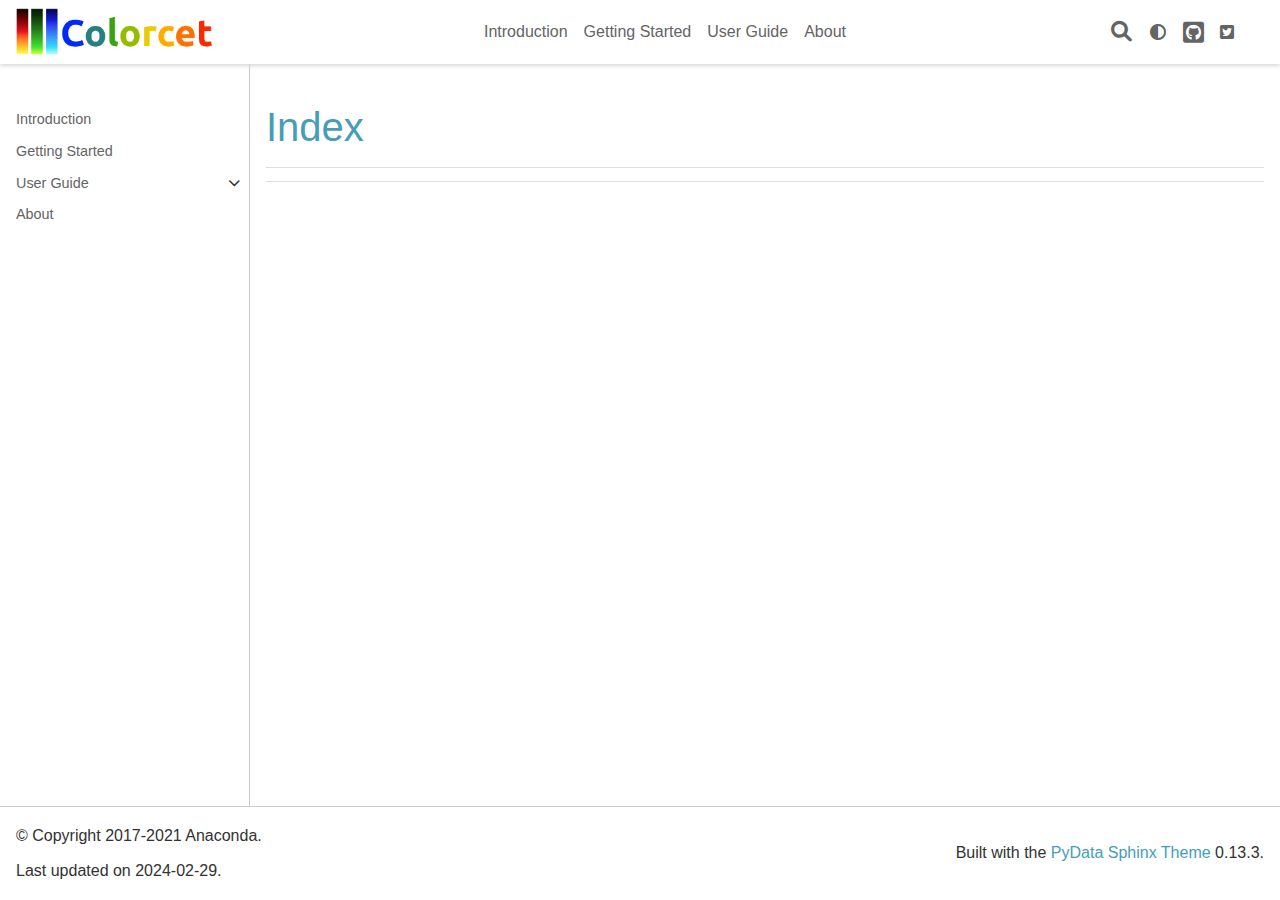
<file: genindex.html>
<!DOCTYPE html>


<html lang="en" >

  <head>
    <meta charset="utf-8" />
    <meta name="viewport" content="width=device-width, initial-scale=1.0" />
    <title>Index &#8212; colorcet v3.1.0</title>
  
  
  
  <script data-cfasync="false">
    document.documentElement.dataset.mode = localStorage.getItem("mode") || "";
    document.documentElement.dataset.theme = localStorage.getItem("theme") || "light";
  </script>
  
  <!-- Loaded before other Sphinx assets -->
  <link href="_static/styles/theme.css?digest=e353d410970836974a52" rel="stylesheet" />
<link href="_static/styles/bootstrap.css?digest=e353d410970836974a52" rel="stylesheet" />
<link href="_static/styles/pydata-sphinx-theme.css?digest=e353d410970836974a52" rel="stylesheet" />

  
  <link href="_static/vendor/fontawesome/6.1.2/css/all.min.css?digest=e353d410970836974a52" rel="stylesheet" />
  <link rel="preload" as="font" type="font/woff2" crossorigin href="_static/vendor/fontawesome/6.1.2/webfonts/fa-solid-900.woff2" />
<link rel="preload" as="font" type="font/woff2" crossorigin href="_static/vendor/fontawesome/6.1.2/webfonts/fa-brands-400.woff2" />
<link rel="preload" as="font" type="font/woff2" crossorigin href="_static/vendor/fontawesome/6.1.2/webfonts/fa-regular-400.woff2" />

    <link rel="stylesheet" type="text/css" href="_static/pygments.css" />
    <link rel="stylesheet" type="text/css" href="_static/mystnb.4510f1fc1dee50b3e5859aac5469c37c29e427902b24a333a5f9fcb2f0b3ac41.css" />
    <link rel="stylesheet" type="text/css" href="_static/graphviz.css" />
    <link rel="stylesheet" type="text/css" href="_static/copybutton.css" />
    <link rel="stylesheet" type="text/css" href="_static/design-style.1e8bd061cd6da7fc9cf755528e8ffc24.min.css" />
    <link rel="stylesheet" type="text/css" href="_static/nbsite.css" />
    <link rel="stylesheet" type="text/css" href="_static/notebook.css" />
    <link rel="stylesheet" type="text/css" href="_static/gallery.css" />
    <link rel="stylesheet" type="text/css" href="_static/alert.css" />
    <link rel="stylesheet" type="text/css" href="_static/dataframe.css" />
    <link rel="stylesheet" type="text/css" href="_static/scroller.css" />
    <link rel="stylesheet" type="text/css" href="_static/custom.css" />
  
  <!-- Pre-loaded scripts that we'll load fully later -->
  <link rel="preload" as="script" href="_static/scripts/bootstrap.js?digest=e353d410970836974a52" />
<link rel="preload" as="script" href="_static/scripts/pydata-sphinx-theme.js?digest=e353d410970836974a52" />

    <script data-url_root="./" id="documentation_options" src="_static/documentation_options.js"></script>
    <script src="_static/jquery.js"></script>
    <script src="_static/underscore.js"></script>
    <script src="_static/_sphinx_javascript_frameworks_compat.js"></script>
    <script src="_static/doctools.js"></script>
    <script src="_static/sphinx_highlight.js"></script>
    <script src="_static/clipboard.min.js"></script>
    <script src="_static/copybutton.js"></script>
    <script src="_static/design-tabs.js"></script>
    <script>
    window.goatcounter = {
        path: function(p) { return location.host + p }
    }
</script>
    <script async="async" data-goatcounter="https://holoviz.goatcounter.com/count" src="_static/js/goatcounter.js"></script>
    <script>DOCUMENTATION_OPTIONS.pagename = 'genindex';</script>
    <link rel="shortcut icon" href="_static/favicon.ico"/>
    <link rel="author" title="About these documents" href="about.html" />
    <link rel="index" title="Index" href="#" />
    <link rel="search" title="Search" href="search.html" />
  <meta name="viewport" content="width=device-width, initial-scale=1"/>
  <meta name="docsearch:language" content="en"/>
  </head>
  
  
  <body data-bs-spy="scroll" data-bs-target=".bd-toc-nav" data-offset="180" data-bs-root-margin="0px 0px -60%" data-default-mode="">

  
  
  <a class="skip-link" href="#main-content">Skip to main content</a>
  
  <input type="checkbox"
          class="sidebar-toggle"
          name="__primary"
          id="__primary"/>
  <label class="overlay overlay-primary" for="__primary"></label>
  
  <input type="checkbox"
          class="sidebar-toggle"
          name="__secondary"
          id="__secondary"/>
  <label class="overlay overlay-secondary" for="__secondary"></label>
  
  <div class="search-button__wrapper">
    <div class="search-button__overlay"></div>
    <div class="search-button__search-container">
<form class="bd-search d-flex align-items-center"
      action="search.html"
      method="get">
  <i class="fa-solid fa-magnifying-glass"></i>
  <input type="search"
         class="form-control"
         name="q"
         id="search-input"
         placeholder="Search the docs ..."
         aria-label="Search the docs ..."
         autocomplete="off"
         autocorrect="off"
         autocapitalize="off"
         spellcheck="false"/>
  <span class="search-button__kbd-shortcut"><kbd class="kbd-shortcut__modifier">Ctrl</kbd>+<kbd>K</kbd></span>
</form></div>
  </div>
  
    <nav class="bd-header navbar navbar-expand-lg bd-navbar">
<div class="bd-header__inner bd-page-width">
  <label class="sidebar-toggle primary-toggle" for="__primary">
    <span class="fa-solid fa-bars"></span>
  </label>
  
  <div class="navbar-header-items__start">
    
      <div class="navbar-item">
  

<a class="navbar-brand logo" href="index.html">
  
  
  
  
    
    
      
    
    
    <img src="_static/logo_horizontal.png" class="logo__image only-light" alt="Logo image"/>
    <script>document.write(`<img src="_static/logo_horizontal.png" class="logo__image only-dark" alt="Logo image"/>`);</script>
  
  
</a></div>
    
  </div>
  
  
  <div class="col-lg-9 navbar-header-items">
    
    <div class="me-auto navbar-header-items__center">
      
        <div class="navbar-item"><nav class="navbar-nav">
  <p class="sidebar-header-items__title"
     role="heading"
     aria-level="1"
     aria-label="Site Navigation">
    Site Navigation
  </p>
  <ul class="bd-navbar-elements navbar-nav">
    
                    <li class="nav-item">
                      <a class="nav-link nav-internal" href="index.html">
                        Introduction
                      </a>
                    </li>
                

                    <li class="nav-item">
                      <a class="nav-link nav-internal" href="getting_started/index.html">
                        Getting Started
                      </a>
                    </li>
                

                    <li class="nav-item">
                      <a class="nav-link nav-internal" href="user_guide/index.html">
                        User Guide
                      </a>
                    </li>
                

                    <li class="nav-item">
                      <a class="nav-link nav-internal" href="about.html">
                        About
                      </a>
                    </li>
                
  </ul>
</nav></div>
      
    </div>
    
    
    <div class="navbar-header-items__end">
      
        <div class="navbar-item navbar-persistent--container">
          
<script>
document.write(`
  <button class="btn btn-sm navbar-btn search-button search-button__button" title="Search" aria-label="Search" data-bs-placement="bottom" data-bs-toggle="tooltip">
    <i class="fa-solid fa-magnifying-glass"></i>
  </button>
`);
</script>
        </div>
      
      
        <div class="navbar-item">
<script>
document.write(`
  <button class="theme-switch-button btn btn-sm btn-outline-primary navbar-btn rounded-circle" title="light/dark" aria-label="light/dark" data-bs-placement="bottom" data-bs-toggle="tooltip">
    <span class="theme-switch" data-mode="light"><i class="fa-solid fa-sun"></i></span>
    <span class="theme-switch" data-mode="dark"><i class="fa-solid fa-moon"></i></span>
    <span class="theme-switch" data-mode="auto"><i class="fa-solid fa-circle-half-stroke"></i></span>
  </button>
`);
</script></div>
      
        <div class="navbar-item"><ul class="navbar-icon-links navbar-nav"
    aria-label="Icon Links">
        <li class="nav-item">
          
          
          
          
          
          
          
          
          <a href="https://github.com/holoviz/colorcet" title="GitHub" class="nav-link" rel="noopener" target="_blank" data-bs-toggle="tooltip" data-bs-placement="bottom"><span><i class="fa-brands fa-square-github"></i></span>
            <label class="sr-only">GitHub</label></a>
        </li>
        <li class="nav-item">
          
          
          
          
          
          
          
          
          <a href="https://twitter.com/HoloViz_org" title="Twitter" class="nav-link" rel="noopener" target="_blank" data-bs-toggle="tooltip" data-bs-placement="bottom"><span><i class="fab fa-twitter-square"></i></span>
            <label class="sr-only">Twitter</label></a>
        </li>
        <li class="nav-item">
          
          
          
          
          
          
          
          
          <a href="https://discourse.holoviz.org/" title="Discourse" class="nav-link" rel="noopener" target="_blank" data-bs-toggle="tooltip" data-bs-placement="bottom"><span><i class="fab fa-discourse"></i></span>
            <label class="sr-only">Discourse</label></a>
        </li>
</ul></div>
      
    </div>
    
  </div>
  
  
    <div class="navbar-persistent--mobile">
<script>
document.write(`
  <button class="btn btn-sm navbar-btn search-button search-button__button" title="Search" aria-label="Search" data-bs-placement="bottom" data-bs-toggle="tooltip">
    <i class="fa-solid fa-magnifying-glass"></i>
  </button>
`);
</script>
    </div>
  

  
</div>

    </nav>
  
  <div class="bd-container">
    <div class="bd-container__inner bd-page-width">
      
      <div class="bd-sidebar-primary bd-sidebar">
        

  
  <div class="sidebar-header-items sidebar-primary__section">
    
    
      <div class="sidebar-header-items__center">
        
          <div class="navbar-item"><nav class="navbar-nav">
  <p class="sidebar-header-items__title"
     role="heading"
     aria-level="1"
     aria-label="Site Navigation">
    Site Navigation
  </p>
  <ul class="bd-navbar-elements navbar-nav">
    
                    <li class="nav-item">
                      <a class="nav-link nav-internal" href="index.html">
                        Introduction
                      </a>
                    </li>
                

                    <li class="nav-item">
                      <a class="nav-link nav-internal" href="getting_started/index.html">
                        Getting Started
                      </a>
                    </li>
                

                    <li class="nav-item">
                      <a class="nav-link nav-internal" href="user_guide/index.html">
                        User Guide
                      </a>
                    </li>
                

                    <li class="nav-item">
                      <a class="nav-link nav-internal" href="about.html">
                        About
                      </a>
                    </li>
                
  </ul>
</nav></div>
        
      </div>
    
    
    
      <div class="sidebar-header-items__end">
        
          <div class="navbar-item">
<script>
document.write(`
  <button class="theme-switch-button btn btn-sm btn-outline-primary navbar-btn rounded-circle" title="light/dark" aria-label="light/dark" data-bs-placement="bottom" data-bs-toggle="tooltip">
    <span class="theme-switch" data-mode="light"><i class="fa-solid fa-sun"></i></span>
    <span class="theme-switch" data-mode="dark"><i class="fa-solid fa-moon"></i></span>
    <span class="theme-switch" data-mode="auto"><i class="fa-solid fa-circle-half-stroke"></i></span>
  </button>
`);
</script></div>
        
          <div class="navbar-item"><ul class="navbar-icon-links navbar-nav"
    aria-label="Icon Links">
        <li class="nav-item">
          
          
          
          
          
          
          
          
          <a href="https://github.com/holoviz/colorcet" title="GitHub" class="nav-link" rel="noopener" target="_blank" data-bs-toggle="tooltip" data-bs-placement="bottom"><span><i class="fa-brands fa-square-github"></i></span>
            <label class="sr-only">GitHub</label></a>
        </li>
        <li class="nav-item">
          
          
          
          
          
          
          
          
          <a href="https://twitter.com/HoloViz_org" title="Twitter" class="nav-link" rel="noopener" target="_blank" data-bs-toggle="tooltip" data-bs-placement="bottom"><span><i class="fab fa-twitter-square"></i></span>
            <label class="sr-only">Twitter</label></a>
        </li>
        <li class="nav-item">
          
          
          
          
          
          
          
          
          <a href="https://discourse.holoviz.org/" title="Discourse" class="nav-link" rel="noopener" target="_blank" data-bs-toggle="tooltip" data-bs-placement="bottom"><span><i class="fab fa-discourse"></i></span>
            <label class="sr-only">Discourse</label></a>
        </li>
</ul></div>
        
      </div>
    
  </div>
  
    <div class="sidebar-primary-items__start sidebar-primary__section">
        <div class="sidebar-primary-item"><nav class="bd-docs-nav bd-links"
     aria-label="Section Navigation">
  <div class="bd-toc-item navbar-nav"><ul class="nav bd-sidenav">
<li class="toctree-l1"><a class="reference internal" href="index.html">Introduction</a></li>
<li class="toctree-l1"><a class="reference internal" href="getting_started/index.html">Getting Started</a></li>
<li class="toctree-l1 has-children"><a class="reference internal" href="user_guide/index.html">User Guide</a><input class="toctree-checkbox" id="toctree-checkbox-1" name="toctree-checkbox-1" type="checkbox"/><label class="toctree-toggle" for="toctree-checkbox-1"><i class="fa-solid fa-chevron-down"></i></label><ul>
<li class="toctree-l2"><a class="reference internal" href="user_guide/index.html">Accessing the colormaps</a></li>
<li class="toctree-l2"><a class="reference internal" href="user_guide/Continuous.html">Continuous</a></li>
<li class="toctree-l2"><a class="reference internal" href="user_guide/Categorical.html">Categorical</a></li>
</ul>
</li>
<li class="toctree-l1"><a class="reference internal" href="about.html">About</a></li>
</ul>
</div>
</nav></div>
    </div>
  
  
  <div class="sidebar-primary-items__end sidebar-primary__section">
  </div>
  
  <div id="rtd-footer-container"></div>


      </div>
      
      <main id="main-content" class="bd-main">
        
        
          <div class="bd-content">
            <div class="bd-article-container">
              
              <div class="bd-header-article"></div>
              
              
              
                
<div id="searchbox"></div>
                <article class="bd-article" role="main">
                  

<h1 id="index">Index</h1>

<div class="genindex-jumpbox">
 
</div>


                </article>
              
              
              
                <footer class="bd-footer-article">
                  
<div class="footer-article-items footer-article__inner">
  
    <div class="footer-article-item"><!-- Previous / next buttons -->
<div class="prev-next-area">
</div></div>
  
</div>

                </footer>
              
            </div>
            
            
              
            
          </div>
          <footer class="bd-footer-content">
            
          </footer>
        
      </main>
    </div>
  </div>
  
  <!-- Scripts loaded after <body> so the DOM is not blocked -->
  <script src="_static/scripts/bootstrap.js?digest=e353d410970836974a52"></script>
<script src="_static/scripts/pydata-sphinx-theme.js?digest=e353d410970836974a52"></script>

  <footer class="bd-footer">
<div class="bd-footer__inner bd-page-width">
  
    <div class="footer-items__start">
      
        <div class="footer-item">
  <p class="copyright">
    
      © Copyright 2017-2021 Anaconda.
      <br/>
    
  </p>
</div>
      
        <div class="footer-item"><p class="last-updated">
  Last updated on 2024-02-29.
  <br/>
</p></div>
      
    </div>
  
  
    <div class="footer-items__end">
      
        <div class="footer-item"><p class="theme-version">
  Built with the <a href="https://pydata-sphinx-theme.readthedocs.io/en/stable/index.html">PyData Sphinx Theme</a> 0.13.3.
</p></div>
      
    </div>
  
</div>

  </footer>
  </body>
</html>
</file>
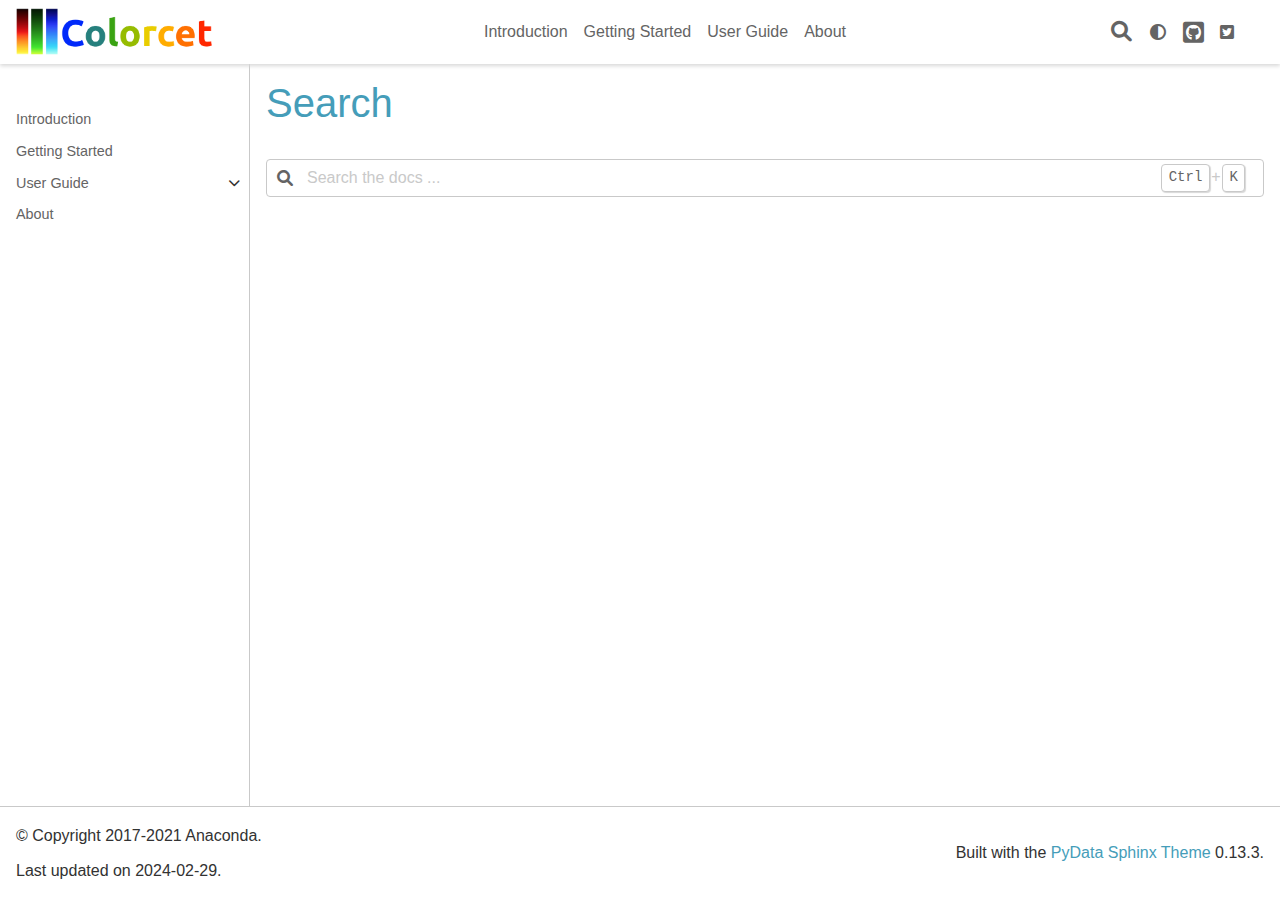
<file: search.html>
<!DOCTYPE html>


<html lang="en" >

  <head>
    <meta charset="utf-8" />
    <meta name="viewport" content="width=device-width, initial-scale=1.0" /><title>Search - colorcet v3.1.0</title>
  
  
  
  <script data-cfasync="false">
    document.documentElement.dataset.mode = localStorage.getItem("mode") || "";
    document.documentElement.dataset.theme = localStorage.getItem("theme") || "light";
  </script>
  
  <!-- Loaded before other Sphinx assets -->
  <link href="_static/styles/theme.css?digest=e353d410970836974a52" rel="stylesheet" />
<link href="_static/styles/bootstrap.css?digest=e353d410970836974a52" rel="stylesheet" />
<link href="_static/styles/pydata-sphinx-theme.css?digest=e353d410970836974a52" rel="stylesheet" />

  
  <link href="_static/vendor/fontawesome/6.1.2/css/all.min.css?digest=e353d410970836974a52" rel="stylesheet" />
  <link rel="preload" as="font" type="font/woff2" crossorigin href="_static/vendor/fontawesome/6.1.2/webfonts/fa-solid-900.woff2" />
<link rel="preload" as="font" type="font/woff2" crossorigin href="_static/vendor/fontawesome/6.1.2/webfonts/fa-brands-400.woff2" />
<link rel="preload" as="font" type="font/woff2" crossorigin href="_static/vendor/fontawesome/6.1.2/webfonts/fa-regular-400.woff2" />

    <link rel="stylesheet" type="text/css" href="_static/pygments.css" />
    <link rel="stylesheet" type="text/css" href="_static/mystnb.4510f1fc1dee50b3e5859aac5469c37c29e427902b24a333a5f9fcb2f0b3ac41.css" />
    <link rel="stylesheet" type="text/css" href="_static/graphviz.css" />
    <link rel="stylesheet" type="text/css" href="_static/copybutton.css" />
    <link rel="stylesheet" type="text/css" href="_static/design-style.1e8bd061cd6da7fc9cf755528e8ffc24.min.css" />
    <link rel="stylesheet" type="text/css" href="_static/nbsite.css" />
    <link rel="stylesheet" type="text/css" href="_static/notebook.css" />
    <link rel="stylesheet" type="text/css" href="_static/gallery.css" />
    <link rel="stylesheet" type="text/css" href="_static/alert.css" />
    <link rel="stylesheet" type="text/css" href="_static/dataframe.css" />
    <link rel="stylesheet" type="text/css" href="_static/scroller.css" />
    <link rel="stylesheet" type="text/css" href="_static/custom.css" />
  
  <!-- Pre-loaded scripts that we'll load fully later -->
  <link rel="preload" as="script" href="_static/scripts/bootstrap.js?digest=e353d410970836974a52" />
<link rel="preload" as="script" href="_static/scripts/pydata-sphinx-theme.js?digest=e353d410970836974a52" />

    <script data-url_root="./" id="documentation_options" src="_static/documentation_options.js"></script>
    <script src="_static/jquery.js"></script>
    <script src="_static/underscore.js"></script>
    <script src="_static/_sphinx_javascript_frameworks_compat.js"></script>
    <script src="_static/doctools.js"></script>
    <script src="_static/sphinx_highlight.js"></script>
    <script src="_static/clipboard.min.js"></script>
    <script src="_static/copybutton.js"></script>
    <script src="_static/design-tabs.js"></script>
    <script>
    window.goatcounter = {
        path: function(p) { return location.host + p }
    }
</script>
    <script async="async" data-goatcounter="https://holoviz.goatcounter.com/count" src="_static/js/goatcounter.js"></script>
    <script>DOCUMENTATION_OPTIONS.pagename = 'search';</script>
  <script src="_static/searchtools.js"></script>
  <script src="_static/language_data.js"></script>
  <script src="searchindex.js"></script>
    <link rel="shortcut icon" href="_static/favicon.ico"/>
    <link rel="author" title="About these documents" href="about.html" />
    <link rel="index" title="Index" href="genindex.html" />
    <link rel="search" title="Search" href="#" />
  <meta name="viewport" content="width=device-width, initial-scale=1"/>
  <meta name="docsearch:language" content="en"/>
  </head>
  
  
  <body data-bs-spy="scroll" data-bs-target=".bd-toc-nav" data-offset="180" data-bs-root-margin="0px 0px -60%" data-default-mode="">

  
  
  <a class="skip-link" href="#main-content">Skip to main content</a>
  
  <input type="checkbox"
          class="sidebar-toggle"
          name="__primary"
          id="__primary"/>
  <label class="overlay overlay-primary" for="__primary"></label>
  
  <input type="checkbox"
          class="sidebar-toggle"
          name="__secondary"
          id="__secondary"/>
  <label class="overlay overlay-secondary" for="__secondary"></label>
  
  <div class="search-button__wrapper">
    <div class="search-button__overlay"></div>
    <div class="search-button__search-container">
<form class="bd-search d-flex align-items-center"
      action="#"
      method="get">
  <i class="fa-solid fa-magnifying-glass"></i>
  <input type="search"
         class="form-control"
         name="q"
         id="search-input"
         placeholder="Search the docs ..."
         aria-label="Search the docs ..."
         autocomplete="off"
         autocorrect="off"
         autocapitalize="off"
         spellcheck="false"/>
  <span class="search-button__kbd-shortcut"><kbd class="kbd-shortcut__modifier">Ctrl</kbd>+<kbd>K</kbd></span>
</form></div>
  </div>
  
    <nav class="bd-header navbar navbar-expand-lg bd-navbar">
<div class="bd-header__inner bd-page-width">
  <label class="sidebar-toggle primary-toggle" for="__primary">
    <span class="fa-solid fa-bars"></span>
  </label>
  
  <div class="navbar-header-items__start">
    
      <div class="navbar-item">
  

<a class="navbar-brand logo" href="index.html">
  
  
  
  
    
    
      
    
    
    <img src="_static/logo_horizontal.png" class="logo__image only-light" alt="Logo image"/>
    <script>document.write(`<img src="_static/logo_horizontal.png" class="logo__image only-dark" alt="Logo image"/>`);</script>
  
  
</a></div>
    
  </div>
  
  
  <div class="col-lg-9 navbar-header-items">
    
    <div class="me-auto navbar-header-items__center">
      
        <div class="navbar-item"><nav class="navbar-nav">
  <p class="sidebar-header-items__title"
     role="heading"
     aria-level="1"
     aria-label="Site Navigation">
    Site Navigation
  </p>
  <ul class="bd-navbar-elements navbar-nav">
    
                    <li class="nav-item">
                      <a class="nav-link nav-internal" href="index.html">
                        Introduction
                      </a>
                    </li>
                

                    <li class="nav-item">
                      <a class="nav-link nav-internal" href="getting_started/index.html">
                        Getting Started
                      </a>
                    </li>
                

                    <li class="nav-item">
                      <a class="nav-link nav-internal" href="user_guide/index.html">
                        User Guide
                      </a>
                    </li>
                

                    <li class="nav-item">
                      <a class="nav-link nav-internal" href="about.html">
                        About
                      </a>
                    </li>
                
  </ul>
</nav></div>
      
    </div>
    
    
    <div class="navbar-header-items__end">
      
        <div class="navbar-item navbar-persistent--container">
          
<script>
document.write(`
  <button class="btn btn-sm navbar-btn search-button search-button__button" title="Search" aria-label="Search" data-bs-placement="bottom" data-bs-toggle="tooltip">
    <i class="fa-solid fa-magnifying-glass"></i>
  </button>
`);
</script>
        </div>
      
      
        <div class="navbar-item">
<script>
document.write(`
  <button class="theme-switch-button btn btn-sm btn-outline-primary navbar-btn rounded-circle" title="light/dark" aria-label="light/dark" data-bs-placement="bottom" data-bs-toggle="tooltip">
    <span class="theme-switch" data-mode="light"><i class="fa-solid fa-sun"></i></span>
    <span class="theme-switch" data-mode="dark"><i class="fa-solid fa-moon"></i></span>
    <span class="theme-switch" data-mode="auto"><i class="fa-solid fa-circle-half-stroke"></i></span>
  </button>
`);
</script></div>
      
        <div class="navbar-item"><ul class="navbar-icon-links navbar-nav"
    aria-label="Icon Links">
        <li class="nav-item">
          
          
          
          
          
          
          
          
          <a href="https://github.com/holoviz/colorcet" title="GitHub" class="nav-link" rel="noopener" target="_blank" data-bs-toggle="tooltip" data-bs-placement="bottom"><span><i class="fa-brands fa-square-github"></i></span>
            <label class="sr-only">GitHub</label></a>
        </li>
        <li class="nav-item">
          
          
          
          
          
          
          
          
          <a href="https://twitter.com/HoloViz_org" title="Twitter" class="nav-link" rel="noopener" target="_blank" data-bs-toggle="tooltip" data-bs-placement="bottom"><span><i class="fab fa-twitter-square"></i></span>
            <label class="sr-only">Twitter</label></a>
        </li>
        <li class="nav-item">
          
          
          
          
          
          
          
          
          <a href="https://discourse.holoviz.org/" title="Discourse" class="nav-link" rel="noopener" target="_blank" data-bs-toggle="tooltip" data-bs-placement="bottom"><span><i class="fab fa-discourse"></i></span>
            <label class="sr-only">Discourse</label></a>
        </li>
</ul></div>
      
    </div>
    
  </div>
  
  
    <div class="navbar-persistent--mobile">
<script>
document.write(`
  <button class="btn btn-sm navbar-btn search-button search-button__button" title="Search" aria-label="Search" data-bs-placement="bottom" data-bs-toggle="tooltip">
    <i class="fa-solid fa-magnifying-glass"></i>
  </button>
`);
</script>
    </div>
  

  
</div>

    </nav>
  
  <div class="bd-container">
    <div class="bd-container__inner bd-page-width">
      
      <div class="bd-sidebar-primary bd-sidebar">
        

  
  <div class="sidebar-header-items sidebar-primary__section">
    
    
      <div class="sidebar-header-items__center">
        
          <div class="navbar-item"><nav class="navbar-nav">
  <p class="sidebar-header-items__title"
     role="heading"
     aria-level="1"
     aria-label="Site Navigation">
    Site Navigation
  </p>
  <ul class="bd-navbar-elements navbar-nav">
    
                    <li class="nav-item">
                      <a class="nav-link nav-internal" href="index.html">
                        Introduction
                      </a>
                    </li>
                

                    <li class="nav-item">
                      <a class="nav-link nav-internal" href="getting_started/index.html">
                        Getting Started
                      </a>
                    </li>
                

                    <li class="nav-item">
                      <a class="nav-link nav-internal" href="user_guide/index.html">
                        User Guide
                      </a>
                    </li>
                

                    <li class="nav-item">
                      <a class="nav-link nav-internal" href="about.html">
                        About
                      </a>
                    </li>
                
  </ul>
</nav></div>
        
      </div>
    
    
    
      <div class="sidebar-header-items__end">
        
          <div class="navbar-item">
<script>
document.write(`
  <button class="theme-switch-button btn btn-sm btn-outline-primary navbar-btn rounded-circle" title="light/dark" aria-label="light/dark" data-bs-placement="bottom" data-bs-toggle="tooltip">
    <span class="theme-switch" data-mode="light"><i class="fa-solid fa-sun"></i></span>
    <span class="theme-switch" data-mode="dark"><i class="fa-solid fa-moon"></i></span>
    <span class="theme-switch" data-mode="auto"><i class="fa-solid fa-circle-half-stroke"></i></span>
  </button>
`);
</script></div>
        
          <div class="navbar-item"><ul class="navbar-icon-links navbar-nav"
    aria-label="Icon Links">
        <li class="nav-item">
          
          
          
          
          
          
          
          
          <a href="https://github.com/holoviz/colorcet" title="GitHub" class="nav-link" rel="noopener" target="_blank" data-bs-toggle="tooltip" data-bs-placement="bottom"><span><i class="fa-brands fa-square-github"></i></span>
            <label class="sr-only">GitHub</label></a>
        </li>
        <li class="nav-item">
          
          
          
          
          
          
          
          
          <a href="https://twitter.com/HoloViz_org" title="Twitter" class="nav-link" rel="noopener" target="_blank" data-bs-toggle="tooltip" data-bs-placement="bottom"><span><i class="fab fa-twitter-square"></i></span>
            <label class="sr-only">Twitter</label></a>
        </li>
        <li class="nav-item">
          
          
          
          
          
          
          
          
          <a href="https://discourse.holoviz.org/" title="Discourse" class="nav-link" rel="noopener" target="_blank" data-bs-toggle="tooltip" data-bs-placement="bottom"><span><i class="fab fa-discourse"></i></span>
            <label class="sr-only">Discourse</label></a>
        </li>
</ul></div>
        
      </div>
    
  </div>
  
    <div class="sidebar-primary-items__start sidebar-primary__section">
        <div class="sidebar-primary-item"><nav class="bd-docs-nav bd-links"
     aria-label="Section Navigation">
  <div class="bd-toc-item navbar-nav"><ul class="nav bd-sidenav">
<li class="toctree-l1"><a class="reference internal" href="index.html">Introduction</a></li>
<li class="toctree-l1"><a class="reference internal" href="getting_started/index.html">Getting Started</a></li>
<li class="toctree-l1 has-children"><a class="reference internal" href="user_guide/index.html">User Guide</a><input class="toctree-checkbox" id="toctree-checkbox-1" name="toctree-checkbox-1" type="checkbox"/><label class="toctree-toggle" for="toctree-checkbox-1"><i class="fa-solid fa-chevron-down"></i></label><ul>
<li class="toctree-l2"><a class="reference internal" href="user_guide/index.html">Accessing the colormaps</a></li>
<li class="toctree-l2"><a class="reference internal" href="user_guide/Continuous.html">Continuous</a></li>
<li class="toctree-l2"><a class="reference internal" href="user_guide/Categorical.html">Categorical</a></li>
</ul>
</li>
<li class="toctree-l1"><a class="reference internal" href="about.html">About</a></li>
</ul>
</div>
</nav></div>
    </div>
  
  
  <div class="sidebar-primary-items__end sidebar-primary__section">
  </div>
  
  <div id="rtd-footer-container"></div>


      </div>
      
      <main id="main-content" class="bd-main">
        
        
          <div class="bd-content">
            <div class="bd-article-container">
              
              <div class="bd-header-article"></div>
              
              
  <div class="bd-search-container">
    <h1>Search</h1>
    <noscript>
      <div class="admonition error">
        <p class="admonition-title">Error</p>
        <p>Please activate JavaScript to enable the search functionality.</p>
      </div>
    </noscript>
    
<form class="bd-search d-flex align-items-center"
      action="#"
      method="get">
  <i class="fa-solid fa-magnifying-glass"></i>
  <input type="search"
         class="form-control"
         name="q"
         id="search-input"
         placeholder="Search the docs ..."
         aria-label="Search the docs ..."
         autocomplete="off"
         autocorrect="off"
         autocapitalize="off"
         spellcheck="false"/>
  <span class="search-button__kbd-shortcut"><kbd class="kbd-shortcut__modifier">Ctrl</kbd>+<kbd>K</kbd></span>
</form>
    <div id="search-results"></div>
  </div>
  <script>
    // Activate the search field on page load
    let searchInput = document.querySelector("form.bd-search input");
    if (searchInput) {
        searchInput.focus();
        searchInput.select();
        console.log("[PST]: Set focus on search field.");
    }
  </script>

              
              
                <footer class="bd-footer-article">
                  
<div class="footer-article-items footer-article__inner">
  
    <div class="footer-article-item"><!-- Previous / next buttons -->
<div class="prev-next-area">
</div></div>
  
</div>

                </footer>
              
            </div>
            
            
              
            
          </div>
          <footer class="bd-footer-content">
            
          </footer>
        
      </main>
    </div>
  </div>
  
  <!-- Scripts loaded after <body> so the DOM is not blocked -->
  <script src="_static/scripts/bootstrap.js?digest=e353d410970836974a52"></script>
<script src="_static/scripts/pydata-sphinx-theme.js?digest=e353d410970836974a52"></script>

  <footer class="bd-footer">
<div class="bd-footer__inner bd-page-width">
  
    <div class="footer-items__start">
      
        <div class="footer-item">
  <p class="copyright">
    
      © Copyright 2017-2021 Anaconda.
      <br/>
    
  </p>
</div>
      
        <div class="footer-item"><p class="last-updated">
  Last updated on 2024-02-29.
  <br/>
</p></div>
      
    </div>
  
  
    <div class="footer-items__end">
      
        <div class="footer-item"><p class="theme-version">
  Built with the <a href="https://pydata-sphinx-theme.readthedocs.io/en/stable/index.html">PyData Sphinx Theme</a> 0.13.3.
</p></div>
      
    </div>
  
</div>

  </footer>
  </body>
</html>
</file>
<file: _static/styles/theme.css>
/* Provided by Sphinx's 'basic' theme, and included in the final set of assets */
@import "../basic.css";
</file>
<file: _static/styles/pydata-sphinx-theme.css>
html{--pst-header-height:4rem;--pst-header-article-height:calc(var(--pst-header-height)*2/3);--pst-sidebar-secondary:17rem;--pst-font-size-base:1rem;--pst-font-size-h1:2.5rem;--pst-font-size-h2:2rem;--pst-font-size-h3:1.75rem;--pst-font-size-h4:1.5rem;--pst-font-size-h5:1.25rem;--pst-font-size-h6:1.1rem;--pst-font-size-milli:0.9rem;--pst-sidebar-font-size:0.9rem;--pst-sidebar-font-size-mobile:1.1rem;--pst-sidebar-header-font-size:1.2rem;--pst-sidebar-header-font-weight:600;--pst-admonition-font-weight-heading:600;--pst-font-weight-caption:300;--pst-font-weight-heading:400;--pst-font-family-base-system:-apple-system,BlinkMacSystemFont,Segoe UI,"Helvetica Neue",Arial,sans-serif,Apple Color Emoji,Segoe UI Emoji,Segoe UI Symbol;--pst-font-family-monospace-system:"SFMono-Regular",Menlo,Consolas,Monaco,Liberation Mono,Lucida Console,monospace;--pst-font-family-base:var(--pst-font-family-base-system);--pst-font-family-heading:var(--pst-font-family-base-system);--pst-font-family-monospace:var(--pst-font-family-monospace-system);--pst-font-size-icon:1.5rem;--pst-icon-check-circle:"";--pst-icon-info-circle:"";--pst-icon-exclamation-triangle:"";--pst-icon-exclamation-circle:"";--pst-icon-times-circle:"";--pst-icon-lightbulb:"";--pst-icon-download:"";--pst-icon-angle-left:"";--pst-icon-angle-right:"";--pst-icon-external-link:"";--pst-icon-search-minus:"";--pst-icon-github:"";--pst-icon-gitlab:"";--pst-icon-share:"";--pst-icon-bell:"";--pst-icon-pencil:"";--pst-breadcrumb-divider:"";--pst-icon-admonition-default:var(--pst-icon-bell);--pst-icon-admonition-note:var(--pst-icon-info-circle);--pst-icon-admonition-attention:var(--pst-icon-exclamation-circle);--pst-icon-admonition-caution:var(--pst-icon-exclamation-triangle);--pst-icon-admonition-warning:var(--pst-icon-exclamation-triangle);--pst-icon-admonition-danger:var(--pst-icon-exclamation-triangle);--pst-icon-admonition-error:var(--pst-icon-times-circle);--pst-icon-admonition-hint:var(--pst-icon-lightbulb);--pst-icon-admonition-tip:var(--pst-icon-lightbulb);--pst-icon-admonition-important:var(--pst-icon-exclamation-circle);--pst-icon-admonition-seealso:var(--pst-icon-share);--pst-icon-admonition-todo:var(--pst-icon-pencil);--pst-icon-versionmodified-default:var(--pst-icon-exclamation-circle);--pst-icon-versionmodified-added:var(--pst-icon-exclamation-circle);--pst-icon-versionmodified-changed:var(--pst-icon-exclamation-circle);--pst-icon-versionmodified-deprecated:var(--pst-icon-exclamation-circle);font-size:var(--pst-font-size-base);scroll-padding-top:calc(var(--pst-header-height) + 1rem)}body{background-color:var(--pst-color-background);color:var(--pst-color-text-base);display:flex;flex-direction:column;font-family:var(--pst-font-family-base);font-weight:400;line-height:1.65;min-height:100vh}body::-webkit-scrollbar{height:.5rem;width:.5rem}body::-webkit-scrollbar-thumb{background:var(--pst-color-text-muted);border-radius:.25rem}body::-webkit-scrollbar-track{background:transparent}body::-webkit-scrollbar-thumb{background:var(--pst-color-on-surface)}body::-webkit-scrollbar-thumb:hover,body:hover::-webkit-scrollbar-thumb{background:var(--pst-color-text-muted)}body::-webkit-scrollbar-track{background:var(--pst-color-background)}p{color:var(--pst-color-text-base);font-size:1em;margin-bottom:1.15rem}p.rubric{border-bottom:1px solid var(--pst-color-border)}p.centered{text-align:center}a{word-wrap:break-word;color:var(--pst-color-link);text-decoration:none}a:hover{color:var(--pst-color-link-hover);text-decoration:underline}a.headerlink{color:var(--pst-color-warning);font-size:.8em;margin-left:.2em;opacity:.4;padding:0 4px;text-decoration:none;transition:all .2s ease-out;user-select:none}a.headerlink:hover{opacity:1}a.github:before,a.gitlab:before{color:var(--pst-color-text-muted);font:var(--fa-font-brands);margin-right:.25rem}a.github:before{content:var(--pst-icon-github)}a.gitlab:before{content:var(--pst-icon-gitlab)}.heading-style,h1,h2,h3,h4,h5,h6{font-family:var(--pst-font-family-heading);font-weight:var(--pst-font-weight-heading);line-height:1.15;margin:2.75rem 0 1.05rem}h1{font-size:var(--pst-font-size-h1);margin-top:0}h1,h2{color:var(--pst-color-primary)}h2{font-size:var(--pst-font-size-h2)}h3{font-size:var(--pst-font-size-h3)}h3,h4{color:var(--pst-color-text-base)}h4{font-size:var(--pst-font-size-h4)}h5{font-size:var(--pst-font-size-h5)}h5,h6{color:var(--pst-color-text-base)}h6{font-size:var(--pst-font-size-h6)}.text_small,small{font-size:var(--pst-font-size-milli)}hr{border:0;border-top:1px solid var(--pst-color-border)}code,kbd,pre,samp{font-family:var(--pst-font-family-monospace)}kbd{background-color:var(--pst-color-on-background);color:var(--pst-color-text-muted)}kbd:not(.compound){border:1px solid var(--pst-color-border);box-shadow:1px 1px 1px var(--pst-color-shadow);margin:0 .1rem;padding:.1rem .4rem}code{color:var(--pst-color-inline-code)}pre{background-color:var(--pst-color-surface);border:1px solid var(--pst-color-border);border-radius:.25rem;color:var(--pst-color-text-base);line-height:1.2em;margin:1.5em 0;padding:1rem}pre::-webkit-scrollbar{height:.5rem;width:.5rem}pre::-webkit-scrollbar-thumb{background:var(--pst-color-text-muted);border-radius:.25rem}pre::-webkit-scrollbar-track{background:transparent}pre::-webkit-scrollbar-thumb{background:var(--pst-color-on-surface)}pre::-webkit-scrollbar-thumb:hover,pre:hover::-webkit-scrollbar-thumb{background:var(--pst-color-text-muted)}pre .linenos{opacity:.5;padding-right:10px}.skip-link{background-color:var(--pst-color-background);border-bottom:1px solid var(--pst-color-border);color:var(--pst-color-link);left:0;padding:.5rem;position:fixed;right:0;text-align:center;top:0;transform:translateY(-100%);transition:transform .15s ease-in-out;z-index:1055}.skip-link:focus{transform:translateY(0)}.bd-container{display:flex;flex-grow:1;justify-content:center}.bd-container .bd-container__inner{display:flex}.bd-page-width{width:100%}@media(min-width:960px){.bd-page-width{max-width:88rem}}.bd-header-announcement{align-items:center;display:flex;justify-content:center;min-height:3rem;padding:.5rem 12.5%;position:relative;text-align:center;width:100%}@media(max-width:959.98px){.bd-header-announcement{padding:.5rem 2%}}.bd-header-announcement p{font-weight:700;margin:0}.bd-header-announcement:after{background-color:var(--pst-color-info);content:"";height:100%;left:0;opacity:.2;position:absolute;top:0;width:100%;z-index:-1}.bd-header-announcement:empty{display:none}.bd-main{display:flex;flex-direction:column;flex-grow:1;min-width:0}.bd-main .bd-content{display:flex;height:100%;justify-content:center}.bd-main .bd-content .bd-article-container{display:flex;flex-direction:column;justify-content:start;max-width:60em;overflow-x:auto;padding:1rem;width:100%}@media(min-width:1200px){.bd-main .bd-content .bd-article-container .bd-article{padding-left:2rem;padding-top:1.5rem}}.bd-footer{border-top:1px solid var(--pst-color-border);width:100%}.bd-footer .bd-footer__inner{display:flex;flex-grow:1;margin:auto;padding:1rem}.bd-footer .footer-items__end,.bd-footer .footer-items__start{display:flex;flex-direction:column;gap:.5rem;justify-content:center}.bd-footer .footer-items__end{margin-left:auto;text-align:end}.bd-footer .footer-item p{margin-bottom:0}.bd-footer-article .footer-article-items,.bd-footer-content .footer-content-items{display:flex;flex-direction:column;margin-top:auto}.bd-header{background:var(--pst-color-on-background)!important;box-shadow:0 .125rem .25rem 0 var(--pst-color-shadow);justify-content:center;max-width:100vw;padding:0;position:sticky;top:0;width:100%;z-index:1030}.bd-header .bd-header__inner{align-items:center;display:flex;height:fit-content;padding-left:1rem;padding-right:1rem}.bd-header .navbar-item{align-items:center;display:flex;height:var(--pst-header-height);max-height:var(--pst-header-height)}.bd-header .navbar-header-items{flex-shrink:1}@media(min-width:960px){.bd-header .navbar-header-items{display:flex;flex-grow:1;padding:0 0 0 .5rem}}.bd-header .navbar-header-items__center,.bd-header .navbar-header-items__end,.bd-header .navbar-header-items__start{align-items:center;display:flex;flex-flow:wrap;row-gap:0}.bd-header .navbar-header-items__center,.bd-header .navbar-header-items__end{column-gap:1rem}.bd-header .navbar-header-items__start{flex-shrink:0;gap:.5rem;margin-right:auto}.bd-header .navbar-header-items__end{justify-content:end}.bd-header .navbar-nav{display:flex}@media(min-width:960px){.bd-header .navbar-nav{align-items:center}}.bd-header .navbar-nav li a.nav-link{color:var(--pst-color-text-muted)}.bd-header .navbar-nav li a.nav-link:focus,.bd-header .navbar-nav li a.nav-link:hover{color:var(--pst-color-primary)}.bd-header .navbar-nav>.active>.nav-link{color:var(--pst-color-primary);font-weight:600}.bd-header .navbar-nav .dropdown button{border:none;color:var(--pst-color-text-muted);display:unset}.bd-header .navbar-nav .dropdown .dropdown-menu{background-color:var(--pst-color-on-background);border:1px solid var(--pst-color-border);box-shadow:0 0 .3rem .1rem var(--pst-color-shadow);margin:.5rem 0;min-width:20rem;padding:.5rem 1rem;z-index:1070}.bd-header .navbar-nav .dropdown .dropdown-menu:not(.show){display:none}@media(min-width:960px){.navbar-center-items .navbar-item{display:inline-block}}.toc-entry>.nav-link.active{background-color:transparent;border-left:2px solid var(--pst-color-primary);color:var(--pst-color-primary);font-weight:600}.nav-link:hover{border-style:none}.nav-link.nav-external:after{content:var(--pst-icon-external-link);font:var(--fa-font-solid);font-size:.75em;margin-left:.3em}.bd-navbar-elements li.nav-item i{font-size:.7rem;padding-left:2px;vertical-align:middle}.bd-header label.sidebar-toggle{align-items:center;color:var(--pst-color-muted);cursor:pointer;display:flex;font-size:var(--pst-font-size-icon);margin-bottom:0}.bd-header label.primary-toggle{padding-right:1rem}@media(min-width:960px){.bd-header label.primary-toggle{display:none}}.bd-header label.secondary-toggle{padding-left:1rem}@media(min-width:1200px){.bd-header label.secondary-toggle{display:none}}.bd-header .navbar-header-items{display:none}@media(min-width:960px){.bd-header .navbar-header-items{display:inherit}}.navbar-persistent--mobile{margin-left:auto}@media(min-width:960px){.navbar-persistent--mobile{display:none}}.navbar-persistent--container{display:none}@media(min-width:960px){.navbar-persistent--container{display:flex}}.header-article__inner{display:flex;padding:0 .5rem}.header-article__inner .header-article-item{height:var(--pst-header-article-height);min-height:var(--pst-header-article-height)}.header-article__inner .header-article-items__end,.header-article__inner .header-article-items__start{align-items:start;display:flex;gap:.5rem}.header-article__inner .header-article-items__end{margin-left:auto}.bd-sidebar-primary{background-color:var(--pst-color-background);border-right:1px solid var(--pst-color-border);display:flex;flex:0 0 auto;flex-direction:column;font-size:var(--pst-sidebar-font-size-mobile);gap:1rem;max-height:calc(100vh - var(--pst-header-height));overflow-y:auto;padding:2rem 1rem 1rem;position:sticky;top:var(--pst-header-height);width:25%}.bd-sidebar-primary::-webkit-scrollbar{height:.5rem;width:.5rem}.bd-sidebar-primary::-webkit-scrollbar-thumb{background:var(--pst-color-text-muted);border-radius:.25rem}.bd-sidebar-primary::-webkit-scrollbar-track{background:transparent}.bd-sidebar-primary::-webkit-scrollbar-thumb{background:var(--pst-color-on-surface)}.bd-sidebar-primary::-webkit-scrollbar-thumb:hover,.bd-sidebar-primary:hover::-webkit-scrollbar-thumb{background:var(--pst-color-text-muted)}@media(min-width:960px){.bd-sidebar-primary{font-size:var(--pst-sidebar-font-size)}}.bd-sidebar-primary .nav-link{font-size:var(--pst-sidebar-font-size-mobile)}.bd-sidebar-primary.no-sidebar{border-right:0}@media(min-width:960px){.bd-sidebar-primary.hide-on-wide{display:none}}.bd-sidebar-primary h1,.bd-sidebar-primary h2,.bd-sidebar-primary h3,.bd-sidebar-primary h4{color:var(--pst-color-text-base)}.bd-sidebar-primary .sidebar-primary-items__end .sidebar-primary-item,.bd-sidebar-primary .sidebar-primary-items__start .sidebar-primary-item{padding:.5rem 0}.bd-sidebar-primary .sidebar-header-items{display:flex;flex-direction:column}.bd-sidebar-primary .sidebar-header-items .sidebar-header-items__title{color:var(--pst-color-text-base);font-size:var(--pst-sidebar-header-font-size);font-weight:var(--pst-sidebar-header-font-weight);margin-bottom:.5rem}.bd-sidebar-primary .sidebar-header-items .nav-item.dropdown button{display:none}.bd-sidebar-primary .sidebar-header-items .nav-item.dropdown .dropdown-menu{background-color:inherit;border:none;display:flex;flex-direction:column;font-size:inherit;margin:0;padding:0}.bd-sidebar-primary .sidebar-header-items .sidebar-header-items__center{display:flex;flex-direction:column}.bd-sidebar-primary .sidebar-header-items .sidebar-header-items__end{align-items:center;display:flex;gap:.5rem}@media(min-width:960px){.bd-sidebar-primary .sidebar-header-items{display:none}}.bd-sidebar-primary .sidebar-primary-items__start{border-top:1px solid var(--pst-color-border)}@media(min-width:960px){.bd-sidebar-primary .sidebar-primary-items__start{border-top:none}}.bd-sidebar-primary .sidebar-primary-items__end{margin-bottom:1em;margin-top:auto}.bd-sidebar-primary .list-caption{list-style:none;padding-left:0}.bd-sidebar-primary li{position:relative}.bd-sidebar-primary li.has-children>.reference{padding-right:30px}.bd-sidebar-primary label.toctree-toggle{align-items:center;cursor:pointer;display:flex;height:30px;justify-content:center;position:absolute;right:0;top:0;width:30px}.bd-sidebar-primary label.toctree-toggle:hover{background:var(--pst-color-surface)}.bd-sidebar-primary label.toctree-toggle i{display:inline-block;font-size:.75rem;text-align:center}.bd-sidebar-primary label.toctree-toggle i:hover{color:var(--pst-color-primary)}.bd-sidebar-primary .label-parts{height:100%;width:100%}.bd-sidebar-primary .label-parts:hover{background:none}.bd-sidebar-primary .label-parts i{position:absolute;right:0;top:.3em;width:30px}nav.bd-links{margin-right:-1rem}@media(min-width:960px){nav.bd-links{display:block}}nav.bd-links ul{list-style:none}nav.bd-links ul ul{padding:0 0 0 1rem}nav.bd-links li>a{color:var(--pst-color-text-muted);display:block;padding:.25rem 0}nav.bd-links li>a:hover{background-color:transparent;color:var(--pst-color-primary);text-decoration:none}nav.bd-links li>a.reference.external:after{content:var(--pst-icon-external-link);font:var(--fa-font-solid);font-size:.75em;margin-left:.3em}nav.bd-links .active:hover>a,nav.bd-links .active>a{color:var(--pst-color-primary);font-weight:600}nav.bd-links p.bd-links__title{font-size:var(--pst-sidebar-header-font-size)}nav.bd-links p.bd-links__title,nav.bd-links p.caption{font-weight:var(--pst-sidebar-header-font-weight);margin-bottom:.5rem}nav.bd-links p.caption{color:var(--pst-color-text-base);font-size:var(--pst-sidebar-font-size-mobile);margin-top:1.25rem;position:relative}nav.bd-links p.caption:first-child{margin-top:0}@media(min-width:960px){nav.bd-links p.caption{font-size:var(--pst-sidebar-font-size)}}.bd-sidebar-secondary{background-color:var(--pst-color-background);display:flex;flex-direction:column;flex-shrink:0;font-size:var(--pst-sidebar-font-size-mobile);max-height:calc(100vh - var(--pst-header-height));order:2;overflow-y:auto;padding:2rem 1rem 1rem;position:sticky;top:var(--pst-header-height);width:var(--pst-sidebar-secondary)}@media(min-width:1200px){.bd-sidebar-secondary{font-size:var(--pst-sidebar-font-size)}}.bd-sidebar-secondary::-webkit-scrollbar{height:.5rem;width:.5rem}.bd-sidebar-secondary::-webkit-scrollbar-thumb{background:var(--pst-color-text-muted);border-radius:.25rem}.bd-sidebar-secondary::-webkit-scrollbar-track{background:transparent}.bd-sidebar-secondary::-webkit-scrollbar-thumb{background:var(--pst-color-on-surface)}.bd-sidebar-secondary::-webkit-scrollbar-thumb:hover,.bd-sidebar-secondary:hover::-webkit-scrollbar-thumb{background:var(--pst-color-text-muted)}.sidebar-secondary-item{padding:.5rem}@media(min-width:1200px){.sidebar-secondary-item{border-left:1px solid var(--pst-color-border);padding-left:1rem}}.sidebar-secondary-item i{padding-right:.5rem}input.sidebar-toggle{display:none}label.overlay{background-color:#000;height:0;left:0;opacity:.5;position:fixed;top:0;transition:opacity .2s ease-out;width:0;z-index:1050}input#__primary:checked+label.overlay.overlay-primary,input#__secondary:checked+label.overlay.overlay-secondary{height:100vh;width:100vw}input#__primary:checked~.bd-container .bd-sidebar-primary{margin-left:0;visibility:visible}input#__secondary:checked~.bd-container .bd-sidebar-secondary{margin-right:0;visibility:visible}@media(min-width:960px){label.sidebar-toggle.primary-toggle{display:none}input#__primary:checked+label.overlay.overlay-primary{height:0;width:0}.bd-sidebar-primary{margin-left:0;visibility:visible}}@media(max-width:959.98px){.bd-sidebar-primary{flex-grow:.75;height:100vh;left:0;margin-left:-75%;max-height:100vh;max-width:350px;position:fixed;top:0;transition:visibility .2s ease-out,margin .2s ease-out;visibility:hidden;width:75%;z-index:1055}}@media(max-width:1199.98px){.bd-sidebar-secondary{flex-grow:.75;height:100vh;margin-right:-75%;max-height:100vh;max-width:350px;position:fixed;right:0;top:0;transition:visibility .2s ease-out,margin .2s ease-out;visibility:hidden;width:75%;z-index:1055}}ul.bd-breadcrumbs{display:flex;flex-wrap:wrap;font-size:.8rem;list-style:none;padding-left:0}ul.bd-breadcrumbs li.breadcrumb-item{align-items:center;display:flex;font-weight:700}ul.bd-breadcrumbs li.breadcrumb-item a{color:var(--pst-color-link)}ul.bd-breadcrumbs li.breadcrumb-item:not(.breadcrumb-home):before{color:var(--pst-color-text-muted);content:var(--pst-breadcrumb-divider);font:var(--fa-font-solid);font-size:.8rem;padding:0 .5rem}.navbar-icon-links{column-gap:1rem;display:flex;flex-direction:row;flex-wrap:wrap}.navbar-icon-links li.nav-item a.nav-link{padding-left:0;padding-right:0}.navbar-icon-links a span{align-items:center;display:flex}.navbar-icon-links i.fa-brands,.navbar-icon-links i.fa-regular,.navbar-icon-links i.fa-solid{font-size:var(--pst-font-size-icon);font-style:normal;vertical-align:middle}.navbar-icon-links i.fa-square-twitter:before{color:#55acee}.navbar-icon-links i.fa-square-gitlab:before{color:#548}.navbar-icon-links i.fa-bitbucket:before{color:#0052cc}.navbar-icon-links img.icon-link-image{border-radius:.2rem;height:1.5em}.navbar-brand{align-items:center;display:flex;flex-shrink:0;gap:.5rem;height:var(--pst-header-height);margin:0;max-height:var(--pst-header-height);padding:.5rem 0;position:relative;width:auto}.navbar-brand p{margin-bottom:0}.navbar-brand img{height:100%;max-width:100%;width:auto}.navbar-nav ul{display:block;list-style:none}.navbar-nav ul ul{padding:0 0 0 1rem}.navbar-nav li{display:flex;flex-direction:column}.navbar-nav li a{align-items:center;color:var(--pst-color-text-muted);display:flex;height:100%;padding-bottom:.25rem;padding-top:.25rem}.navbar-nav li a:hover{border-style:none;text-decoration-line:none}.navbar-nav li a:focus,.navbar-nav li a:hover,.navbar-nav li.current>a{color:var(--pst-color-primary)}.navbar-nav li.current>a{font-weight:600}.navbar-nav .toctree-checkbox{display:none;position:absolute}.navbar-nav .toctree-checkbox~ul{display:none}.navbar-nav .toctree-checkbox~label i{transform:rotate(0deg)}.navbar-nav .toctree-checkbox:checked~ul{display:block}.navbar-nav .toctree-checkbox:checked~label i{transform:rotate(180deg)}.bd-header .navbar-nav>p.sidebar-header-items__title{display:none}.page-toc .section-nav{border-bottom:none;padding-left:0}.page-toc .section-nav ul{padding-left:1rem}.page-toc .nav-link{font-size:var(--pst-sidebar-font-size-mobile)}@media(min-width:1200px){.page-toc .nav-link{font-size:var(--pst-sidebar-font-size)}}.page-toc .onthispage{color:var(--pst-color-text-base);font-weight:var(--pst-sidebar-header-font-weight);margin-bottom:.5rem}.prev-next-area{width:100%}.prev-next-area p{line-height:1.3em;margin:0 .3em}.prev-next-area i{font-size:1.2em}.prev-next-area a{align-items:center;border:none;color:var(--pst-color-text-muted);display:flex;max-width:45%;overflow-x:hidden;padding:10px;text-decoration:none}.prev-next-area a p.prev-next-title{color:var(--pst-color-primary);font-size:1.1em;font-weight:var(--pst-admonition-font-weight-heading)}.prev-next-area a:hover p.prev-next-title{text-decoration:underline}.prev-next-area a .prev-next-info{flex-direction:column;margin:0 .5em}.prev-next-area a .prev-next-info .prev-next-subtitle{text-transform:capitalize}.prev-next-area a.left-prev{float:left}.prev-next-area a.right-next{float:right}.prev-next-area a.right-next div.prev-next-info{text-align:right}.bd-search{margin-left:-15px;margin-right:-15px;padding:1rem 15px;position:relative}.bd-search .icon{color:var(--pst-color-border);left:25px;position:absolute}.bd-search i.fa-solid.fa-magnifying-glass{color:var(--pst-color-text-muted);left:1.6rem;position:absolute}.bd-search input{background-color:var(--pst-color-background);border:1px solid var(--pst-color-border);border-radius:.25rem;color:var(--pst-color-text-base);padding-left:2.5rem}.bd-search input::placeholder{color:var(--pst-color-border)}.bd-search input:active,.bd-search input:focus{background-color:var(--pst-color-background);color:var(--pst-color-text-base)}.bd-search input::-webkit-search-cancel-button,.bd-search input::-webkit-search-decoration{-webkit-appearance:none;appearance:none}.bd-search .search-button__kbd-shortcut{color:var(--pst-color-border);display:flex;position:absolute;right:2em}.search-button{align-content:center;align-items:center;color:var(--pst-color-text-muted);display:flex;padding:0}.search-button:hover{color:var(--pst-color-primary)}.search-button i{font-size:1.3rem}.search-button__overlay,.search-button__search-container{display:none}.search-button__wrapper.show .search-button__search-container{display:flex;left:50%;margin-top:.5rem;max-width:800px;position:fixed;right:1rem;top:30%;transform:translate(-50%,-50%);width:90%;z-index:1055}.search-button__wrapper.show .search-button__overlay{background-color:#000;display:flex;height:100%;left:0;opacity:.5;position:fixed;top:0;width:100%;z-index:1050}.search-button__wrapper.show form.bd-search{flex-grow:1;padding-bottom:0;padding-top:0}.search-button__wrapper.show i,.search-button__wrapper.show input{font-size:var(--pst-font-size-icon)}div#searchbox p.highlight-link{box-shadow:0 .2rem .5rem var(--pst-color-shadow),0 0 .0625rem var(--pst-color-shadow)!important;margin:1rem 0;width:fit-content}@media(min-width:1200px){div#searchbox p.highlight-link{margin-left:2rem}}div#searchbox p.highlight-link a{background-color:var(--pst-color-primary);border-radius:.25rem;color:#fff;font-size:1.25rem;padding:.75rem;transition:box-shadow .25s ease-out}div#searchbox p.highlight-link a:hover{box-shadow:inset 0 0 50px 50px rgba(0,0,0,.25);text-decoration:none}div#searchbox p.highlight-link a:before{color:unset;content:var(--pst-icon-search-minus);font:var(--fa-font-solid);margin-right:.5rem}.theme-switch-button{border-color:var(--pst-color-on-background);font-size:calc(var(--pst-font-size-icon) - .1rem);margin:0 -.5rem;padding:0}.theme-switch-button span{color:var(--pst-color-text-muted);display:none;padding:.5rem}.theme-switch-button span:active,.theme-switch-button span:focus,.theme-switch-button span:hover{text-decoration:none}.theme-switch-button:active,.theme-switch-button:hover{background-color:var(--pst-color-on-surface)!important;border-color:var(--pst-color-on-background)!important}.theme-switch-button:active a,.theme-switch-button:hover a{color:var(--pst-color-text-muted)}.bd-sidebar-primary .theme-switch-button{border-color:var(--pst-color-background)}.bd-sidebar-primary .theme-switch-button:active,.bd-sidebar-primary .theme-switch-button:hover{border-color:var(--pst-color-background)!important}html[data-mode=auto] .theme-switch-button span[data-mode=auto],html[data-mode=dark] .theme-switch-button span[data-mode=dark],html[data-mode=light] .theme-switch-button span[data-mode=light]{display:flex}button.btn.version-switcher__button{border-color:var(--pst-color-border);color:var(--pst-color-text-base);margin-bottom:1em}@media(min-width:960px){button.btn.version-switcher__button{margin-bottom:unset}}button.btn.version-switcher__button:active{border-color:var(--pst-color-border);color:var(--pst-color-text-base)}.version-switcher__menu{border-color:var(--pst-color-border);border-radius:var(--bs-dropdown-border-radius)}.version-switcher__menu a.list-group-item{background-color:var(--pst-color-on-background);color:var(--pst-color-text-base);padding:.75rem 1.25rem}.version-switcher__menu a.list-group-item:not(:last-child){border-bottom:1px solid var(--pst-color-border)}.version-switcher__menu a.list-group-item:hover{background-color:var(--pst-color-surface)}.version-switcher__menu a.list-group-item.active{color:var(--pst-color-primary)}.version-switcher__menu a.list-group-item.active span:before{background-color:var(--pst-color-primary);content:"";height:100%;left:0;opacity:.1;position:absolute;top:0;width:100%}.version-switcher__menu,button.version-switcher__button{font-size:1.1em}@media(min-width:960px){.version-switcher__menu,button.version-switcher__button{font-size:unset}}nav.page-toc{margin-bottom:1rem}.bd-toc .nav .nav,.list-caption .nav{display:none}.bd-toc .nav .nav.visible,.bd-toc .nav>.active>ul,.list-caption .nav.visible,.list-caption>.active>ul,.toc-entry{display:block}.toc-entry a.nav-link{color:var(--pst-color-text-muted);display:block;margin-left:-1rem;padding:.125rem 0 .125rem 1rem}.toc-entry a.nav-link:hover{color:var(--pst-color-primary);text-decoration:none}.toc-entry a.nav-link.active{background-color:transparent;border-left:2px solid var(--pst-color-primary);color:var(--pst-color-primary);font-weight:600}div.deprecated,div.versionadded,div.versionchanged{background-color:var(--pst-color-on-background);border-left:.2rem solid;border-color:var(--pst-color-info);border-radius:.25rem;box-shadow:0 .2rem .5rem var(--pst-color-shadow),0 0 .0625rem var(--pst-color-shadow)!important;margin:1.5625em auto;overflow:hidden;padding:0 .6rem;page-break-inside:avoid;position:relative;transition:color .25s,background-color .25s,border-color .25s;vertical-align:middle}div.deprecated>p,div.versionadded>p,div.versionchanged>p{margin-bottom:.6rem;margin-top:.6rem}div.deprecated>p:before,div.versionadded>p:before,div.versionchanged>p:before{background-color:var(--pst-color-info);content:"";height:100%;left:0;opacity:.1;pointer-events:none;position:absolute;top:0;width:100%}div.versionadded{border-color:var(--pst-color-success)}div.versionadded p:before{background-color:var(--pst-color-success)}div.versionchanged{border-color:var(--pst-color-warning)}div.versionchanged p:before{background-color:var(--pst-color-warning)}div.deprecated{border-color:var(--pst-color-danger)}div.deprecated p:before{background-color:var(--pst-color-danger)}span.versionmodified{font-weight:600}span.versionmodified:before{color:var(--pst-color-info);content:var(--pst-icon-versionmodified-default);font:var(--fa-font-solid);margin-right:.6rem}span.versionmodified.added:before{color:var(--pst-color-success);content:var(--pst-icon-versionmodified-added)}span.versionmodified.changed:before{color:var(--pst-color-warning);content:var(--pst-icon-versionmodified-changed)}span.versionmodified.deprecated:before{color:var(--pst-color-danger);content:var(--pst-icon-versionmodified-deprecated)}.sidebar-indices-items{border-top:1px solid var(--pst-color-border);display:flex;flex-direction:column}@media(min-width:960px){.sidebar-indices-items{border-top:none}}.sidebar-indices-items .sidebar-indices-items__title{color:var(--pst-color-text-base);font-size:var(--pst-sidebar-header-font-size);font-weight:var(--pst-sidebar-header-font-weight);margin-bottom:.5rem}.sidebar-indices-items ul.indices-link{list-style:none;margin-right:-1rem;padding:0}.sidebar-indices-items ul.indices-link li>a{color:var(--pst-color-text-muted);display:block;padding:.25rem 0}.sidebar-indices-items ul.indices-link li>a:hover{background-color:transparent;color:var(--pst-color-primary);text-decoration:none}.bd-sidebar-primary div#rtd-footer-container{bottom:-1rem;margin:-1rem;position:sticky}.bd-sidebar-primary div#rtd-footer-container .rst-versions.rst-badge{font-family:var(--pst-font-family-base);font-size:.9em;max-width:unset;position:unset}.bd-sidebar-primary div#rtd-footer-container .rst-versions.rst-badge .rst-current-version{align-items:center;background-color:var(--pst-color-background);border-top:1px solid var(--pst-color-border);color:var(--pst-color-success);display:flex;gap:.2rem;height:2.5rem;transition:background-color .2s ease-out}.bd-sidebar-primary div#rtd-footer-container .rst-versions.rst-badge .fa.fa-book{color:var(--pst-color-text-muted);margin-right:auto}.bd-sidebar-primary div#rtd-footer-container .rst-versions.rst-badge .fa.fa-book:after{color:var(--pst-color-text-base);content:"Read The Docs";font-family:var(--pst-font-family-base);font-weight:var(--pst-admonition-font-weight-heading)}.bd-sidebar-primary div#rtd-footer-container .rst-versions.rst-badge .fa.fa-caret-down{color:var(--pst-color-text-muted)}.bd-sidebar-primary div#rtd-footer-container .rst-versions.rst-badge.shift-up .rst-current-version{border-bottom:1px solid var(--pst-color-border)}.bd-sidebar-primary div#rtd-footer-container .rst-other-versions{background-color:var(--pst-color-surface);color:var(--pst-color-text-base)}.bd-sidebar-primary div#rtd-footer-container .rst-other-versions dl dd a{color:var(--pst-color-text-muted)}.bd-sidebar-primary div#rtd-footer-container .rst-other-versions hr{background-color:var(--pst-color-border)}.bd-sidebar-primary div#rtd-footer-container .rst-other-versions small a{color:var(--pst-color-link)}.bd-sidebar-primary div#rtd-footer-container .rst-other-versions input{background-color:var(--pst-color-surface);border:1px solid var(--pst-color-border);padding-left:.5rem}.admonition,div.admonition{background-color:var(--pst-color-on-background);border-left:.2rem solid;border-color:var(--pst-color-info);border-radius:.25rem;box-shadow:0 .2rem .5rem var(--pst-color-shadow),0 0 .0625rem var(--pst-color-shadow)!important;margin:1.5625em auto;overflow:hidden;padding:0 .6rem .8rem;page-break-inside:avoid}.admonition :last-child,div.admonition :last-child{margin-bottom:0}.admonition p.admonition-title~*,div.admonition p.admonition-title~*{margin-left:1.4rem;margin-right:1.4rem}.admonition>ol,.admonition>ul,div.admonition>ol,div.admonition>ul{margin-left:1em}.admonition>.admonition-title,div.admonition>.admonition-title{font-weight:var(--pst-admonition-font-weight-heading);margin:0 -.6rem;padding:.4rem .6rem .4rem 2rem;position:relative}.admonition>.admonition-title:after,div.admonition>.admonition-title:after{color:var(--pst-color-info);content:var(--pst-icon-admonition-default);font:var(--fa-font-solid);height:1rem;left:.5rem;line-height:inherit;opacity:1;position:absolute;width:1rem}.admonition>.admonition-title:before,div.admonition>.admonition-title:before{background-color:var(--pst-color-info);content:"";height:100%;left:0;opacity:.1;pointer-events:none;position:absolute;top:0;width:100%}.admonition>.admonition-title+*,div.admonition>.admonition-title+*{margin-top:.4em}.admonition.attention,div.admonition.attention{border-color:var(--pst-color-attention)}.admonition.attention>.admonition-title:before,div.admonition.attention>.admonition-title:before{background-color:var(--pst-color-attention)}.admonition.attention>.admonition-title:after,div.admonition.attention>.admonition-title:after{color:var(--pst-color-attention);content:var(--pst-icon-admonition-attention)}.admonition.caution,div.admonition.caution{border-color:var(--pst-color-warning)}.admonition.caution>.admonition-title:before,div.admonition.caution>.admonition-title:before{background-color:var(--pst-color-warning)}.admonition.caution>.admonition-title:after,div.admonition.caution>.admonition-title:after{color:var(--pst-color-warning);content:var(--pst-icon-admonition-caution)}.admonition.warning,div.admonition.warning{border-color:var(--pst-color-warning)}.admonition.warning>.admonition-title:before,div.admonition.warning>.admonition-title:before{background-color:var(--pst-color-warning)}.admonition.warning>.admonition-title:after,div.admonition.warning>.admonition-title:after{color:var(--pst-color-warning);content:var(--pst-icon-admonition-warning)}.admonition.danger,div.admonition.danger{border-color:var(--pst-color-danger)}.admonition.danger>.admonition-title:before,div.admonition.danger>.admonition-title:before{background-color:var(--pst-color-danger)}.admonition.danger>.admonition-title:after,div.admonition.danger>.admonition-title:after{color:var(--pst-color-danger);content:var(--pst-icon-admonition-danger)}.admonition.error,div.admonition.error{border-color:var(--pst-color-danger)}.admonition.error>.admonition-title:before,div.admonition.error>.admonition-title:before{background-color:var(--pst-color-danger)}.admonition.error>.admonition-title:after,div.admonition.error>.admonition-title:after{color:var(--pst-color-danger);content:var(--pst-icon-admonition-error)}.admonition.hint,div.admonition.hint{border-color:var(--pst-color-success)}.admonition.hint>.admonition-title:before,div.admonition.hint>.admonition-title:before{background-color:var(--pst-color-success)}.admonition.hint>.admonition-title:after,div.admonition.hint>.admonition-title:after{color:var(--pst-color-success);content:var(--pst-icon-admonition-hint)}.admonition.tip,div.admonition.tip{border-color:var(--pst-color-success)}.admonition.tip>.admonition-title:before,div.admonition.tip>.admonition-title:before{background-color:var(--pst-color-success)}.admonition.tip>.admonition-title:after,div.admonition.tip>.admonition-title:after{color:var(--pst-color-success);content:var(--pst-icon-admonition-tip)}.admonition.important,div.admonition.important{border-color:var(--pst-color-attention)}.admonition.important>.admonition-title:before,div.admonition.important>.admonition-title:before{background-color:var(--pst-color-attention)}.admonition.important>.admonition-title:after,div.admonition.important>.admonition-title:after{color:var(--pst-color-attention);content:var(--pst-icon-admonition-important)}.admonition.note,div.admonition.note{border-color:var(--pst-color-info)}.admonition.note>.admonition-title:before,div.admonition.note>.admonition-title:before{background-color:var(--pst-color-info)}.admonition.note>.admonition-title:after,div.admonition.note>.admonition-title:after{color:var(--pst-color-info);content:var(--pst-icon-admonition-note)}.admonition.seealso,div.admonition.seealso{border-color:var(--pst-color-success)}.admonition.seealso>.admonition-title:before,div.admonition.seealso>.admonition-title:before{background-color:var(--pst-color-success)}.admonition.seealso>.admonition-title:after,div.admonition.seealso>.admonition-title:after{color:var(--pst-color-success);content:var(--pst-icon-admonition-seealso)}.admonition.admonition-todo,div.admonition.admonition-todo{border-color:var(--pst-color-border)}.admonition.admonition-todo>.admonition-title:before,div.admonition.admonition-todo>.admonition-title:before{background-color:var(--pst-color-border)}.admonition.admonition-todo>.admonition-title:after,div.admonition.admonition-todo>.admonition-title:after{color:var(--pst-color-border);content:var(--pst-icon-admonition-todo)}.admonition.sidebar,div.admonition.sidebar{border-width:0 0 0 .2rem;clear:both;float:right;margin-left:.5rem;margin-top:0;max-width:40%}.admonition.sidebar.attention,.admonition.sidebar.important,div.admonition.sidebar.attention,div.admonition.sidebar.important{border-color:var(--pst-color-attention)}.admonition.sidebar.caution,.admonition.sidebar.warning,div.admonition.sidebar.caution,div.admonition.sidebar.warning{border-color:var(--pst-color-warning)}.admonition.sidebar.danger,.admonition.sidebar.error,div.admonition.sidebar.danger,div.admonition.sidebar.error{border-color:var(--pst-color-danger)}.admonition.sidebar.hint,.admonition.sidebar.seealso,.admonition.sidebar.tip,div.admonition.sidebar.hint,div.admonition.sidebar.seealso,div.admonition.sidebar.tip{border-color:var(--pst-color-success)}.admonition.sidebar.note,.admonition.sidebar.todo,div.admonition.sidebar.note,div.admonition.sidebar.todo{border-color:var(--pst-color-info)}.admonition.sidebar p.admonition-title~*,div.admonition.sidebar p.admonition-title~*{margin-left:0;margin-right:0}aside.topic,div.topic,div.topic.contents,nav.contents{background-color:var(--pst-color-surface);border-color:var(--pst-color-border);border-radius:.25rem;box-shadow:0 .2rem .5rem var(--pst-color-shadow),0 0 .0625rem var(--pst-color-shadow)!important;display:flex;flex-direction:column;padding:1rem 1.25rem}aside.topic .topic-title,div.topic .topic-title,div.topic.contents .topic-title,nav.contents .topic-title{margin:0 0 .5rem}aside.topic ul.simple,div.topic ul.simple,div.topic.contents ul.simple,nav.contents ul.simple{padding-left:1rem}aside.topic ul.simple ul,div.topic ul.simple ul,div.topic.contents ul.simple ul,nav.contents ul.simple ul{padding-left:2em}aside.sidebar{background-color:var(--pst-color-surface);border:1px solid var(--pst-color-border);border-radius:.25rem;margin-left:.5rem;padding:0}aside.sidebar>:last-child{padding-bottom:1rem}aside.sidebar p.sidebar-title{border-bottom:1px solid var(--pst-color-border);font-family:var(--pst-font-family-heading);font-weight:var(--pst-admonition-font-weight-heading);margin-bottom:0;padding-bottom:.5rem;padding-top:.5rem;position:relative}aside.sidebar>:not(.sidebar-title):first-child,aside.sidebar>p.sidebar-title+*{margin-top:1rem}aside.sidebar>*{padding-left:1rem;padding-right:1rem}p.rubric{display:flex;flex-direction:column}.seealso dd{margin-bottom:0;margin-top:0}table.field-list{border-collapse:separate;border-spacing:10px;margin-left:1px}table.field-list th.field-name{background-color:var(--pst-color-surface);padding:1px 8px 1px 5px;white-space:nowrap}table.field-list td.field-body p{font-style:italic}table.field-list td.field-body p>strong{font-style:normal}table.field-list td.field-body blockquote{border-left:none;margin:0 0 .3em;padding-left:30px}.table.autosummary td:first-child{white-space:nowrap}.sig{font-family:var(--pst-font-family-monospace)}.sig-inline.c-texpr,.sig-inline.cpp-texpr{font-family:unset}.sig.c .k,.sig.c .kt,.sig.c .m,.sig.c .s,.sig.c .sc,.sig.cpp .k,.sig.cpp .kt,.sig.cpp .m,.sig.cpp .s,.sig.cpp .sc{color:var(--pst-color-text-base)}.sig-name{color:var(--pst-color-inline-code)}dt:target,span.highlighted{background-color:var(--pst-color-target)}.viewcode-back{font-family:var(--pst-font-family-base)}.viewcode-block:target{background-color:var(--pst-color-target);border-bottom:1px solid var(--pst-color-border);border-top:1px solid var(--pst-color-border);position:relative}dl[class]:not(.option-list):not(.field-list):not(.footnote):not(.glossary):not(.simple) dd{margin-left:2rem}dl[class]:not(.option-list):not(.field-list):not(.footnote):not(.glossary):not(.simple) dd>dl.simple>dt{display:flex}dl[class]:not(.option-list):not(.field-list):not(.footnote):not(.glossary):not(.simple) dl.field-list{display:grid;grid-template-columns:unset}dl[class]:not(.option-list):not(.field-list):not(.footnote):not(.glossary):not(.simple) dt.field-even,dl[class]:not(.option-list):not(.field-list):not(.footnote):not(.glossary):not(.simple) dt.field-odd{background-color:var(--pst-color-surface);margin-bottom:.1rem;margin-top:.2rem}div.highlight,div.literal-block-wrapper,div[class*=highlight-]{border-radius:.25rem;display:flex;flex-direction:column;width:unset}div.literal-block-wrapper{border:1px solid var(--pst-color-border);border-radius:.25rem}div.literal-block-wrapper div.code-block-caption{border-bottom:1px solid var(--pst-color-border);font-size:1rem;font-weight:var(--pst-font-weight-caption);margin:0;padding:.5rem}div.literal-block-wrapper div.code-block-caption a.headerlink{font-size:inherit}div.literal-block-wrapper div[class*=highlight-]{border-radius:0;margin:0}div.literal-block-wrapper div[class*=highlight-] pre{border:none;box-shadow:none}code.literal{background-color:var(--pst-color-surface);border:1px solid var(--pst-color-on-surface);border-radius:.25rem;padding:.1rem .25rem}figure a.headerlink{font-size:inherit;position:absolute}figure:hover a.headerlink{visibility:visible}figure figcaption{color:var(--pst-color-text-muted);font-family:var(--pst-font-family-heading);font-weight:var(--pst-font-weight-caption);margin-left:auto;margin-right:auto}figure figcaption table.table{margin-left:auto;margin-right:auto;width:fit-content}dt.label>span.brackets:not(:only-child):before{content:"["}dt.label>span.brackets:not(:only-child):after{content:"]"}a.footnote-reference{font-size:small;vertical-align:super}aside.footnote{margin-bottom:.5rem}aside.footnote:last-child{margin-bottom:1rem}aside.footnote span.backrefs,aside.footnote span.label{font-weight:700}aside.footnote:target{background-color:var(--pst-color-target)}div.doctest>div.highlight span.gp,span.linenos,table.highlighttable td.linenos{user-select:none;-webkit-user-select:text;-webkit-user-select:none;-moz-user-select:none;-ms-user-select:none}dd{margin-bottom:10px;margin-left:30px;margin-top:3px}ol,ul{padding-inline-start:2rem}ol li>p:first-child,ul li>p:first-child{margin-bottom:.25rem;margin-top:.25rem}blockquote{border-left:.25em solid var(--pst-color-border);border-radius:.25rem;padding:1em;position:relative}blockquote,blockquote p{color:var(--pst-color-text-muted)}blockquote .line-block{margin:0}blockquote p:last-child{margin-bottom:0}blockquote:before{background-color:var(--pst-color-border);content:"";height:100%;left:0;opacity:.1;pointer-events:none;position:absolute;top:0;width:100%;z-index:-1}span.guilabel{border:1px solid var(--pst-color-info);border-radius:4px;color:var(--pst-color-info);font-size:80%;font-weight:700;margin:auto 2px;padding:2.4px 6px;position:relative}span.guilabel:before{background-color:var(--pst-color-info);content:"";height:100%;left:0;opacity:.1;pointer-events:none;position:absolute;top:0;width:100%}a.reference.download:before{color:var(--pst-color-text-muted);content:var(--pst-icon-download);font:var(--fa-font-solid);font-size:.8em;padding:0 .25em}table{display:table;margin-left:auto;margin-right:auto;max-width:100%;overflow:auto;width:fit-content}table::-webkit-scrollbar{height:.5rem;width:.5rem}table::-webkit-scrollbar-thumb{background:var(--pst-color-text-muted);border-radius:.25rem}table::-webkit-scrollbar-track{background:transparent}table::-webkit-scrollbar-thumb{background:var(--pst-color-on-surface)}table::-webkit-scrollbar-thumb:hover,table:hover::-webkit-scrollbar-thumb{background:var(--pst-color-text-muted)}table.table-right{margin-right:0}table.table-left{margin-left:0}table caption{caption-side:top;color:var(--pst-color-text-muted);text-align:center}td.text-align\:left,th.text-align\:left{text-align:left}td.text-align\:right,th.text-align\:right{text-align:right}td.text-align\:center,th.text-align\:center{text-align:center}.toctree-wrapper p.caption{font-size:1.5em;margin-bottom:0}.toctree-wrapper>ul{padding-left:0}.toctree-wrapper li[class^=toctree-l]{list-style:none;margin-bottom:.2em}.toctree-wrapper li[class^=toctree-l]>a{font-size:1.1em;list-style:none}.toctree-wrapper li[class^=toctree-l]>ul{list-style:none;padding-inline-start:1.5em}.toctree-wrapper .toctree-l1>a{font-size:1.3em}div.topic.contents ul.simple,nav.contents ul.simple{list-style:none;padding-left:0}div.math,span.math{align-items:center;display:flex;max-width:100%;overflow:hidden}span.math{display:inline-flex}div.math{flex-direction:row-reverse;gap:.5em}div.math span.eqno a.headerlink{font-size:1em;position:relative}div.math mjx-container{flex-grow:1;overflow:auto;padding-bottom:.2rem}div.math mjx-container::-webkit-scrollbar{height:.5rem;width:.5rem}div.math mjx-container::-webkit-scrollbar-thumb{background:var(--pst-color-text-muted);border-radius:.25rem}div.math mjx-container::-webkit-scrollbar-track{background:transparent}div.math mjx-container::-webkit-scrollbar-thumb{background:var(--pst-color-on-surface)}div.math mjx-container::-webkit-scrollbar-thumb:hover,div.math mjx-container:hover::-webkit-scrollbar-thumb{background:var(--pst-color-text-muted)}div.math mjx-container mjx-assistive-mml{height:0}.ablog-sidebar-item h2,.ablog-sidebar-item h3{font-size:var(--pst-sidebar-header-font-size);margin-top:.5rem}.ablog-sidebar-item h2 a,.ablog-sidebar-item h3 a{color:var(--pst-color-text-base)}.ablog-sidebar-item ul{display:flex;flex-direction:column;gap:.5em;list-style:none;margin-bottom:0;overflow-y:hidden;padding-left:0}.ablog-sidebar-item ul.ablog-cloud{flex-direction:row;flex-flow:wrap;gap:.5rem}.ablog-sidebar-item ul.ablog-cloud li{align-items:center;display:flex}.ablog__prev-next{display:flex;font-size:1.2em;padding:1rem 0}.ablog__prev-next>span{display:flex;max-width:45%}.ablog__prev-next>span a{align-items:center;display:flex;gap:1rem;line-height:1.5rem;margin-left:auto}.ablog__prev-next>span a i:before{color:var(--pst-color-text-base)}.ablog__prev-next span.ablog__prev i.fa-arrow-circle-left:before{content:var(--pst-icon-angle-left)}.ablog__prev-next span.ablog__spacer{display:none}.ablog__prev-next span.ablog__next{margin-left:auto;text-align:right}.ablog__prev-next span.ablog__next i.fa-arrow-circle-right:before{content:var(--pst-icon-angle-right)}.ablog__collection,.postlist{padding-left:0}.ablog__collection .ablog-post,.postlist .ablog-post{list-style:none}.ablog__collection .ablog-post .ablog-archive,.postlist .ablog-post .ablog-archive{display:flex;flex-direction:row;flex-wrap:wrap;font-size:.75rem;gap:1rem;list-style:none;padding-left:0}.ablog__collection .ablog-post .ablog-post-title,.postlist .ablog-post .ablog-post-title{font-size:1.25rem;margin-top:0}.ablog__collection .ablog-post .ablog-post-title a,.postlist .ablog-post .ablog-post-title a{font-weight:700}.ablog__collection .ablog-post .ablog-post-expand,.postlist .ablog-post .ablog-post-expand{margin-bottom:.5rem}.docutils.container{margin-left:unset;margin-right:unset;max-width:unset;padding-left:unset;padding-right:unset;width:unset}div.highlight button.copybtn{align-items:center;background-color:unset;background-color:var(--pst-color-surface);border:none;display:flex;justify-content:center}div.highlight button.copybtn:not(.success){color:var(--pst-color-muted)}div.highlight button.copybtn:hover:not(.success){color:var(--pst-color-text)}div.highlight button.copybtn.o-tooltip--left:after{background-color:var(--pst-color-surface);color:var(--pst-color-text)}#ethical-ad-placement .ethical-footer a,#ethical-ad-placement .ethical-footer a:active,#ethical-ad-placement .ethical-footer a:hover,#ethical-ad-placement .ethical-footer a:visited,#ethical-ad-placement .ethical-sidebar a,#ethical-ad-placement .ethical-sidebar a:active,#ethical-ad-placement .ethical-sidebar a:hover,#ethical-ad-placement .ethical-sidebar a:visited{color:var(--pst-color-text-base)}#ethical-ad-placement .ethical-footer,#ethical-ad-placement .ethical-sidebar{background-color:var(--pst-color-background);border:1px solid var(--pst-color-border);border-radius:5px;color:var(--pst-color-text-base);font-size:14px;line-height:20px}.bd-content div.jupyter_container{background-color:unset;border:none;box-shadow:none}.bd-content div.jupyter_container div.highlight,.bd-content div.jupyter_container div.output{border-radius:.25rem}.bd-content div.jupyter_container div.highlight{background-color:var(--pst-color-surface)}.bd-content div.jupyter_container .cell_input,.bd-content div.jupyter_container .cell_output{border-radius:.25rem}.bd-content div.jupyter_container .cell_input pre,.bd-content div.jupyter_container .cell_output pre{padding:1rem}.xr-wrap[hidden]{display:block!important}html:not([data-theme]){--pst-color-primary:#459db9;--pst-color-secondary:#ee9040;--pst-color-info:#459db9;--pst-color-warning:#ee9040;--pst-color-success:#28a745;--pst-color-attention:#ffc107;--pst-color-danger:#dc3545;--pst-color-text-base:#323232;--pst-color-text-muted:#646464;--pst-color-shadow:#d8d8d8;--pst-color-border:#c9c9c9;--pst-color-inline-code:#e83e8c;--pst-color-target:#fbe54e;--pst-color-background:#fff;--pst-color-on-background:#fff;--pst-color-surface:#f5f5f5;--pst-color-on-surface:#e1e1e1;--pst-color-link:var(--pst-color-primary);--pst-color-link-hover:var(--pst-color-warning)}html:not([data-theme]) .only-dark,html:not([data-theme]) .only-dark~figcaption{display:none!important}html[data-theme=light]{--pst-color-attention:#ffc107;--pst-color-text-base:#323232;--pst-color-text-muted:#646464;--pst-color-shadow:#d8d8d8;--pst-color-border:#c9c9c9;--pst-color-inline-code:#e83e8c;--pst-color-target:#fbe54e;--pst-color-background:#fff;--pst-color-on-background:#fff;--pst-color-surface:#f5f5f5;--pst-color-on-surface:#e1e1e1;--pst-color-link:var(--pst-color-primary);--pst-color-link-hover:var(--pst-color-warning)}html[data-theme=light] .only-dark,html[data-theme=light] .only-dark~figcaption{display:none!important}html[data-theme=dark]{--pst-color-attention:#dca90f;--pst-color-text-base:#cecece;--pst-color-text-muted:#a6a6a6;--pst-color-shadow:#212121;--pst-color-border:silver;--pst-color-inline-code:#dd9ec2;--pst-color-target:#472700;--pst-color-background:#121212;--pst-color-on-background:#1e1e1e;--pst-color-surface:#212121;--pst-color-on-surface:#373737;--pst-color-link:var(--pst-color-primary);--pst-color-link-hover:var(--pst-color-warning)}html[data-theme=dark] .only-light,html[data-theme=dark] .only-light~figcaption{display:none!important}html[data-theme=dark] img:not(.only-dark):not(.dark-light){filter:brightness(.8) contrast(1.2)}html[data-theme=dark] .bd-content img:not(.only-dark):not(.dark-light){background:#fff;border-radius:.25rem}html[data-theme=dark] .MathJax_SVG *{fill:var(--pst-color-text-base)}.pst-color-primary{color:var(--pst-color-primary)}.pst-color-secondary{color:var(--pst-color-secondary)}.pst-color-info{color:var(--pst-color-info)}.pst-color-warning{color:var(--pst-color-warning)}.pst-color-success{color:var(--pst-color-success)}.pst-color-attention{color:var(--pst-color-attention)}.pst-color-danger{color:var(--pst-color-danger)}.pst-color-text-base{color:var(--pst-color-text-base)}.pst-color-text-muted{color:var(--pst-color-text-muted)}.pst-color-shadow{color:var(--pst-color-shadow)}.pst-color-border{color:var(--pst-color-border)}.pst-color-inline-code{color:var(--pst-color-inline-code)}.pst-color-target{color:var(--pst-color-target)}.pst-color-background{color:var(--pst-color-background)}.pst-color-on-background{color:var(--pst-color-on-background)}.pst-color-surface{color:var(--pst-color-surface)}.pst-color-on-surface{color:var(--pst-color-on-surface)}html[data-theme=light]{--pst-color-primary:#459db9;--pst-color-primary-text:#fff;--pst-color-primary-highlight:#306e81;--sd-color-primary:var(--pst-color-primary);--sd-color-primary-text:var(--pst-color-primary-text);--sd-color-primary-highlight:var(--pst-color-primary-highlight);--pst-color-secondary:#ee9040;--pst-color-secondary-text:#fff;--pst-color-secondary-highlight:#cf6912;--sd-color-secondary:var(--pst-color-secondary);--sd-color-secondary-text:var(--pst-color-secondary-text);--sd-color-secondary-highlight:var(--pst-color-secondary-highlight);--pst-color-success:#28a745;--pst-color-success-text:#fff;--pst-color-success-highlight:#19692c;--sd-color-success:var(--pst-color-success);--sd-color-success-text:var(--pst-color-success-text);--sd-color-success-highlight:var(--pst-color-success-highlight);--pst-color-info:#459db9;--pst-color-info-text:#fff;--pst-color-info-highlight:#306e81;--sd-color-info:var(--pst-color-info);--sd-color-info-text:var(--pst-color-info-text);--sd-color-info-highlight:var(--pst-color-info-highlight);--pst-color-warning:#ee9040;--pst-color-warning-text:#fff;--pst-color-warning-highlight:#cf6912;--sd-color-warning:var(--pst-color-warning);--sd-color-warning-text:var(--pst-color-warning-text);--sd-color-warning-highlight:var(--pst-color-warning-highlight);--pst-color-danger:#dc3545;--pst-color-danger-text:#fff;--pst-color-danger-highlight:#a71d2a;--sd-color-danger:var(--pst-color-danger);--sd-color-danger-text:var(--pst-color-danger-text);--sd-color-danger-highlight:var(--pst-color-danger-highlight);--pst-color-light:#c9c9c9;--pst-color-light-text:#000;--pst-color-light-highlight:#a3a3a3;--sd-color-light:var(--pst-color-light);--sd-color-light-text:var(--pst-color-light-text);--sd-color-light-highlight:var(--pst-color-light-highlight);--pst-color-muted:#646464;--pst-color-muted-text:#fff;--pst-color-muted-highlight:#3e3e3e;--sd-color-muted:var(--pst-color-muted);--sd-color-muted-text:var(--pst-color-muted-text);--sd-color-muted-highlight:var(--pst-color-muted-highlight);--pst-color-dark:#323232;--pst-color-dark-text:#fff;--pst-color-dark-highlight:#0c0c0c;--sd-color-dark:var(--pst-color-dark);--sd-color-dark-text:var(--pst-color-dark-text);--sd-color-dark-highlight:var(--pst-color-dark-highlight);--pst-color-black:#000;--pst-color-black-text:#fff;--pst-color-black-highlight:#000;--sd-color-black:var(--pst-color-black);--sd-color-black-text:var(--pst-color-black-text);--sd-color-black-highlight:var(--pst-color-black-highlight);--pst-color-white:#fff;--pst-color-white-text:#000;--pst-color-white-highlight:#d9d9d9;--sd-color-white:var(--pst-color-white);--sd-color-white-text:var(--pst-color-white-text);--sd-color-white-highlight:var(--pst-color-white-highlight)}html[data-theme=dark]{--pst-color-primary:#459db9;--pst-color-primary-text:#fff;--pst-color-primary-highlight:#306e81;--sd-color-primary:var(--pst-color-primary);--sd-color-primary-text:var(--pst-color-primary-text);--sd-color-primary-highlight:var(--pst-color-primary-highlight);--pst-color-secondary:#ee9040;--pst-color-secondary-text:#fff;--pst-color-secondary-highlight:#cf6912;--sd-color-secondary:var(--pst-color-secondary);--sd-color-secondary-text:var(--pst-color-secondary-text);--sd-color-secondary-highlight:var(--pst-color-secondary-highlight);--pst-color-success:#488757;--pst-color-success-text:#fff;--pst-color-success-highlight:#2d5537;--sd-color-success:var(--pst-color-success);--sd-color-success-text:var(--pst-color-success-text);--sd-color-success-highlight:var(--pst-color-success-highlight);--pst-color-info:#459db9;--pst-color-info-text:#fff;--pst-color-info-highlight:#306e81;--sd-color-info:var(--pst-color-info);--sd-color-info-text:var(--pst-color-info-text);--sd-color-info-highlight:var(--pst-color-info-highlight);--pst-color-warning:#ee9040;--pst-color-warning-text:#fff;--pst-color-warning-highlight:#cf6912;--sd-color-warning:var(--pst-color-warning);--sd-color-warning-text:var(--pst-color-warning-text);--sd-color-warning-highlight:var(--pst-color-warning-highlight);--pst-color-danger:#cb4653;--pst-color-danger-text:#fff;--pst-color-danger-highlight:#992b36;--sd-color-danger:var(--pst-color-danger);--sd-color-danger-text:var(--pst-color-danger-text);--sd-color-danger-highlight:var(--pst-color-danger-highlight);--pst-color-light:#c9c9c9;--pst-color-light-text:#000;--pst-color-light-highlight:#a3a3a3;--sd-color-light:var(--pst-color-light);--sd-color-light-text:var(--pst-color-light-text);--sd-color-light-highlight:var(--pst-color-light-highlight);--pst-color-muted:#a6a6a6;--pst-color-muted-text:#fff;--pst-color-muted-highlight:gray;--sd-color-muted:var(--pst-color-muted);--sd-color-muted-text:var(--pst-color-muted-text);--sd-color-muted-highlight:var(--pst-color-muted-highlight);--pst-color-dark:#cecece;--pst-color-dark-text:#000;--pst-color-dark-highlight:#a8a8a8;--sd-color-dark:var(--pst-color-dark);--sd-color-dark-text:var(--pst-color-dark-text);--sd-color-dark-highlight:var(--pst-color-dark-highlight);--pst-color-black:#000;--pst-color-black-text:#fff;--pst-color-black-highlight:#000;--sd-color-black:var(--pst-color-black);--sd-color-black-text:var(--pst-color-black-text);--sd-color-black-highlight:var(--pst-color-black-highlight);--pst-color-white:#fff;--pst-color-white-text:#000;--pst-color-white-highlight:#d9d9d9;--sd-color-white:var(--pst-color-white);--sd-color-white-text:var(--pst-color-white-text);--sd-color-white-highlight:var(--pst-color-white-highlight)}html[data-theme=dark],html[data-theme=light]{--sd-color-card-border:var(--pst-color-border)}html[data-theme=light] .sd-shadow-lg,html[data-theme=light] .sd-shadow-md,html[data-theme=light] .sd-shadow-sm,html[data-theme=light] .sd-shadow-xs{box-shadow:0 .2rem .5rem var(--pst-color-shadow),0 0 .0625rem var(--pst-color-shadow)!important}.bd-content .sd-card{border:1px solid var(--pst-color-border)}.bd-content .sd-card .sd-card-header{background-color:var(--pst-color-panel-background);border-bottom:1px solid var(--pst-color-border)}.bd-content .sd-card .sd-card-footer{border-top:1px solid var(--pst-color-border)}.bd-content .sd-card .sd-card-body,.bd-content .sd-card .sd-card-footer{background-color:var(--pst-color-panel-background)}.bd-content .sd-tab-set>input:checked+label,.bd-content .sd-tab-set>input:not(:checked)+label:hover{border-color:var(--pst-color-primary);color:var(--pst-color-primary)}.bd-content .sd-tab-set>input:not(:checked)+label:hover{opacity:.5}.bd-content .sd-tab-set>label{color:var(--pst-color-text-muted)}html .bd-content .sd-tab-set>label:hover{border-color:var(--pst-color-primary);color:var(--pst-color-primary);opacity:.5}details.sd-dropdown{border:0!important;box-shadow:0 .2rem .5rem var(--pst-color-shadow),0 0 .0625rem var(--pst-color-shadow)!important}details.sd-dropdown summary.sd-card-header{border:0!important}details.sd-dropdown summary.sd-card-header+div.sd-summary-content{border:0}details.sd-dropdown summary.sd-card-header{align-items:center;background-color:unset!important;border-left:.2rem solid var(--pst-sd-dropdown-color)!important;color:var(--pst-color-text)!important;display:flex;font-weight:600;padding-bottom:.5rem;padding-top:.5rem;position:relative}details.sd-dropdown summary.sd-card-header,details.sd-dropdown summary.sd-card-header+div.sd-summary-content{--pst-sd-dropdown-color:var(--sd-color-card-border)}details.sd-dropdown summary.sd-card-header.sd-bg-primary,details.sd-dropdown summary.sd-card-header.sd-bg-primary+div.sd-summary-content{--pst-sd-dropdown-color:var(--sd-color-primary)}details.sd-dropdown summary.sd-card-header.sd-bg-secondary,details.sd-dropdown summary.sd-card-header.sd-bg-secondary+div.sd-summary-content{--pst-sd-dropdown-color:var(--sd-color-secondary)}details.sd-dropdown summary.sd-card-header.sd-bg-success,details.sd-dropdown summary.sd-card-header.sd-bg-success+div.sd-summary-content{--pst-sd-dropdown-color:var(--sd-color-success)}details.sd-dropdown summary.sd-card-header.sd-bg-info,details.sd-dropdown summary.sd-card-header.sd-bg-info+div.sd-summary-content{--pst-sd-dropdown-color:var(--sd-color-info)}details.sd-dropdown summary.sd-card-header.sd-bg-warning,details.sd-dropdown summary.sd-card-header.sd-bg-warning+div.sd-summary-content{--pst-sd-dropdown-color:var(--sd-color-warning)}details.sd-dropdown summary.sd-card-header.sd-bg-danger,details.sd-dropdown summary.sd-card-header.sd-bg-danger+div.sd-summary-content{--pst-sd-dropdown-color:var(--sd-color-danger)}details.sd-dropdown summary.sd-card-header.sd-bg-light,details.sd-dropdown summary.sd-card-header.sd-bg-light+div.sd-summary-content{--pst-sd-dropdown-color:var(--sd-color-light)}details.sd-dropdown summary.sd-card-header.sd-bg-muted,details.sd-dropdown summary.sd-card-header.sd-bg-muted+div.sd-summary-content{--pst-sd-dropdown-color:var(--sd-color-muted)}details.sd-dropdown summary.sd-card-header.sd-bg-dark,details.sd-dropdown summary.sd-card-header.sd-bg-dark+div.sd-summary-content{--pst-sd-dropdown-color:var(--sd-color-dark)}details.sd-dropdown summary.sd-card-header.sd-bg-black,details.sd-dropdown summary.sd-card-header.sd-bg-black+div.sd-summary-content{--pst-sd-dropdown-color:var(--sd-color-black)}details.sd-dropdown summary.sd-card-header.sd-bg-white,details.sd-dropdown summary.sd-card-header.sd-bg-white+div.sd-summary-content{--pst-sd-dropdown-color:var(--sd-color-white)}details.sd-dropdown summary.sd-card-header:before{background-color:var(--pst-sd-dropdown-color);content:"";height:100%;left:0;opacity:.1;pointer-events:none;position:absolute;top:0;width:100%}details.sd-dropdown summary.sd-card-header+div.sd-summary-content{border-bottom-left-radius:calc(.25rem - 1px);border-left:.2rem solid var(--pst-sd-dropdown-color)!important}details.sd-dropdown summary.sd-card-header span.sd-summary-icon{align-items:center;color:var(--pst-sd-dropdown-color)!important;display:inline-flex}details.sd-dropdown summary.sd-card-header .sd-summary-down,details.sd-dropdown summary.sd-card-header .sd-summary-up{top:.7rem}.bd-content .admonition button.toggle-button{color:inherit}.bd-content details.toggle-details summary{border-left:3px solid var(--pst-color-primary)}html div.rendered_html html .jp-RenderedHTMLCommon table{table-layout:auto}html[data-theme=dark] .bd-content .nboutput .output_area.rendered_html{background-color:var(--pst-color-text-base);border-radius:.25rem;color:var(--pst-color-on-background);padding:.5rem}html[data-theme=dark] .bd-content .nboutput .output_area.stderr{background:var(--pst-color-danger)}div.nblast.container{margin-bottom:1rem}div.cell_output .output{max-width:100%;overflow-x:auto}div.cell_output .output::-webkit-scrollbar{height:.5rem;width:.5rem}div.cell_output .output::-webkit-scrollbar-thumb{background:var(--pst-color-text-muted);border-radius:.25rem}div.cell_output .output::-webkit-scrollbar-track{background:transparent}div.cell_output .output::-webkit-scrollbar-thumb{background:var(--pst-color-on-surface)}div.cell_output .output::-webkit-scrollbar-thumb:hover,div.cell_output .output:hover::-webkit-scrollbar-thumb{background:var(--pst-color-text-muted)}html[data-theme=dark] .bd-content div.cell_output .text_html,html[data-theme=dark] .bd-content div.cell_output img{background-color:var(--pst-color-text-base);border-radius:.25rem;color:var(--pst-color-on-background);padding:.5rem}.bd-content div.cell_input{display:flex;flex-direction:column;justify-content:stretch}.bd-content div.cell_input,.bd-content div.output{border-radius:.25rem}.bd-content div.output table{table-layout:auto}html[data-theme=dark] .bd-content img.leaflet-tile.leaflet-tile-loaded{border-radius:0;padding:0}.bd-search-container div#search-results>h2{font-size:var(--pst-font-size-icon);margin-top:0}.bd-search-container div#search-results p.search-summary{color:var(--pst-color-text-muted)}.bd-search-container ul.search{list-style:none;margin:0}.bd-search-container ul.search li{background-image:none;border-top:1px solid var(--pst-color-text-muted);margin:1rem 0;padding:1rem 0}.bd-search-container ul.search li>a{font-size:1.2em}.bd-search-container ul.search li div.context,.bd-search-container ul.search li p.context{color:var(--pst-color-text-base);margin:.5em 0 0}.bd-search-container ul.search li div.context a:before,.bd-search-container ul.search li p.context a:before{color:var(--pst-color-text-muted);content:"#";padding-right:.2em}
</file>
<file: _static/pygments.css>
html[data-theme="light"] .highlight pre { line-height: 125%; }
html[data-theme="light"] .highlight td.linenos .normal { color: inherit; background-color: transparent; padding-left: 5px; padding-right: 5px; }
html[data-theme="light"] .highlight span.linenos { color: inherit; background-color: transparent; padding-left: 5px; padding-right: 5px; }
html[data-theme="light"] .highlight td.linenos .special { color: #000000; background-color: #ffffc0; padding-left: 5px; padding-right: 5px; }
html[data-theme="light"] .highlight span.linenos.special { color: #000000; background-color: #ffffc0; padding-left: 5px; padding-right: 5px; }
html[data-theme="light"] .highlight .hll { background-color: #7971292e }
html[data-theme="light"] .highlight { background: #fefefe; color: #545454 }
html[data-theme="light"] .highlight .c { color: #797129 } /* Comment */
html[data-theme="light"] .highlight .err { color: #d91e18 } /* Error */
html[data-theme="light"] .highlight .k { color: #7928a1 } /* Keyword */
html[data-theme="light"] .highlight .l { color: #797129 } /* Literal */
html[data-theme="light"] .highlight .n { color: #545454 } /* Name */
html[data-theme="light"] .highlight .o { color: #008000 } /* Operator */
html[data-theme="light"] .highlight .p { color: #545454 } /* Punctuation */
html[data-theme="light"] .highlight .ch { color: #797129 } /* Comment.Hashbang */
html[data-theme="light"] .highlight .cm { color: #797129 } /* Comment.Multiline */
html[data-theme="light"] .highlight .cp { color: #797129 } /* Comment.Preproc */
html[data-theme="light"] .highlight .cpf { color: #797129 } /* Comment.PreprocFile */
html[data-theme="light"] .highlight .c1 { color: #797129 } /* Comment.Single */
html[data-theme="light"] .highlight .cs { color: #797129 } /* Comment.Special */
html[data-theme="light"] .highlight .gd { color: #007faa } /* Generic.Deleted */
html[data-theme="light"] .highlight .ge { font-style: italic } /* Generic.Emph */
html[data-theme="light"] .highlight .gh { color: #007faa } /* Generic.Heading */
html[data-theme="light"] .highlight .gs { font-weight: bold } /* Generic.Strong */
html[data-theme="light"] .highlight .gu { color: #007faa } /* Generic.Subheading */
html[data-theme="light"] .highlight .kc { color: #7928a1 } /* Keyword.Constant */
html[data-theme="light"] .highlight .kd { color: #7928a1 } /* Keyword.Declaration */
html[data-theme="light"] .highlight .kn { color: #7928a1 } /* Keyword.Namespace */
html[data-theme="light"] .highlight .kp { color: #7928a1 } /* Keyword.Pseudo */
html[data-theme="light"] .highlight .kr { color: #7928a1 } /* Keyword.Reserved */
html[data-theme="light"] .highlight .kt { color: #797129 } /* Keyword.Type */
html[data-theme="light"] .highlight .ld { color: #797129 } /* Literal.Date */
html[data-theme="light"] .highlight .m { color: #797129 } /* Literal.Number */
html[data-theme="light"] .highlight .s { color: #008000 } /* Literal.String */
html[data-theme="light"] .highlight .na { color: #797129 } /* Name.Attribute */
html[data-theme="light"] .highlight .nb { color: #797129 } /* Name.Builtin */
html[data-theme="light"] .highlight .nc { color: #007faa } /* Name.Class */
html[data-theme="light"] .highlight .no { color: #007faa } /* Name.Constant */
html[data-theme="light"] .highlight .nd { color: #797129 } /* Name.Decorator */
html[data-theme="light"] .highlight .ni { color: #008000 } /* Name.Entity */
html[data-theme="light"] .highlight .ne { color: #7928a1 } /* Name.Exception */
html[data-theme="light"] .highlight .nf { color: #007faa } /* Name.Function */
html[data-theme="light"] .highlight .nl { color: #797129 } /* Name.Label */
html[data-theme="light"] .highlight .nn { color: #545454 } /* Name.Namespace */
html[data-theme="light"] .highlight .nx { color: #545454 } /* Name.Other */
html[data-theme="light"] .highlight .py { color: #007faa } /* Name.Property */
html[data-theme="light"] .highlight .nt { color: #007faa } /* Name.Tag */
html[data-theme="light"] .highlight .nv { color: #d91e18 } /* Name.Variable */
html[data-theme="light"] .highlight .ow { color: #7928a1 } /* Operator.Word */
html[data-theme="light"] .highlight .pm { color: #545454 } /* Punctuation.Marker */
html[data-theme="light"] .highlight .w { color: #545454 } /* Text.Whitespace */
html[data-theme="light"] .highlight .mb { color: #797129 } /* Literal.Number.Bin */
html[data-theme="light"] .highlight .mf { color: #797129 } /* Literal.Number.Float */
html[data-theme="light"] .highlight .mh { color: #797129 } /* Literal.Number.Hex */
html[data-theme="light"] .highlight .mi { color: #797129 } /* Literal.Number.Integer */
html[data-theme="light"] .highlight .mo { color: #797129 } /* Literal.Number.Oct */
html[data-theme="light"] .highlight .sa { color: #008000 } /* Literal.String.Affix */
html[data-theme="light"] .highlight .sb { color: #008000 } /* Literal.String.Backtick */
html[data-theme="light"] .highlight .sc { color: #008000 } /* Literal.String.Char */
html[data-theme="light"] .highlight .dl { color: #008000 } /* Literal.String.Delimiter */
html[data-theme="light"] .highlight .sd { color: #008000 } /* Literal.String.Doc */
html[data-theme="light"] .highlight .s2 { color: #008000 } /* Literal.String.Double */
html[data-theme="light"] .highlight .se { color: #008000 } /* Literal.String.Escape */
html[data-theme="light"] .highlight .sh { color: #008000 } /* Literal.String.Heredoc */
html[data-theme="light"] .highlight .si { color: #008000 } /* Literal.String.Interpol */
html[data-theme="light"] .highlight .sx { color: #008000 } /* Literal.String.Other */
html[data-theme="light"] .highlight .sr { color: #d91e18 } /* Literal.String.Regex */
html[data-theme="light"] .highlight .s1 { color: #008000 } /* Literal.String.Single */
html[data-theme="light"] .highlight .ss { color: #007faa } /* Literal.String.Symbol */
html[data-theme="light"] .highlight .bp { color: #797129 } /* Name.Builtin.Pseudo */
html[data-theme="light"] .highlight .fm { color: #007faa } /* Name.Function.Magic */
html[data-theme="light"] .highlight .vc { color: #d91e18 } /* Name.Variable.Class */
html[data-theme="light"] .highlight .vg { color: #d91e18 } /* Name.Variable.Global */
html[data-theme="light"] .highlight .vi { color: #d91e18 } /* Name.Variable.Instance */
html[data-theme="light"] .highlight .vm { color: #797129 } /* Name.Variable.Magic */
html[data-theme="light"] .highlight .il { color: #797129 } /* Literal.Number.Integer.Long */
html[data-theme="dark"] .highlight pre { line-height: 125%; }
html[data-theme="dark"] .highlight td.linenos .normal { color: inherit; background-color: transparent; padding-left: 5px; padding-right: 5px; }
html[data-theme="dark"] .highlight span.linenos { color: inherit; background-color: transparent; padding-left: 5px; padding-right: 5px; }
html[data-theme="dark"] .highlight td.linenos .special { color: #000000; background-color: #ffffc0; padding-left: 5px; padding-right: 5px; }
html[data-theme="dark"] .highlight span.linenos.special { color: #000000; background-color: #ffffc0; padding-left: 5px; padding-right: 5px; }
html[data-theme="dark"] .highlight .hll { background-color: #ffd9002e }
html[data-theme="dark"] .highlight { background: #2b2b2b; color: #f8f8f2 }
html[data-theme="dark"] .highlight .c { color: #ffd900 } /* Comment */
html[data-theme="dark"] .highlight .err { color: #ffa07a } /* Error */
html[data-theme="dark"] .highlight .k { color: #dcc6e0 } /* Keyword */
html[data-theme="dark"] .highlight .l { color: #ffd900 } /* Literal */
html[data-theme="dark"] .highlight .n { color: #f8f8f2 } /* Name */
html[data-theme="dark"] .highlight .o { color: #abe338 } /* Operator */
html[data-theme="dark"] .highlight .p { color: #f8f8f2 } /* Punctuation */
html[data-theme="dark"] .highlight .ch { color: #ffd900 } /* Comment.Hashbang */
html[data-theme="dark"] .highlight .cm { color: #ffd900 } /* Comment.Multiline */
html[data-theme="dark"] .highlight .cp { color: #ffd900 } /* Comment.Preproc */
html[data-theme="dark"] .highlight .cpf { color: #ffd900 } /* Comment.PreprocFile */
html[data-theme="dark"] .highlight .c1 { color: #ffd900 } /* Comment.Single */
html[data-theme="dark"] .highlight .cs { color: #ffd900 } /* Comment.Special */
html[data-theme="dark"] .highlight .gd { color: #00e0e0 } /* Generic.Deleted */
html[data-theme="dark"] .highlight .ge { font-style: italic } /* Generic.Emph */
html[data-theme="dark"] .highlight .gh { color: #00e0e0 } /* Generic.Heading */
html[data-theme="dark"] .highlight .gs { font-weight: bold } /* Generic.Strong */
html[data-theme="dark"] .highlight .gu { color: #00e0e0 } /* Generic.Subheading */
html[data-theme="dark"] .highlight .kc { color: #dcc6e0 } /* Keyword.Constant */
html[data-theme="dark"] .highlight .kd { color: #dcc6e0 } /* Keyword.Declaration */
html[data-theme="dark"] .highlight .kn { color: #dcc6e0 } /* Keyword.Namespace */
html[data-theme="dark"] .highlight .kp { color: #dcc6e0 } /* Keyword.Pseudo */
html[data-theme="dark"] .highlight .kr { color: #dcc6e0 } /* Keyword.Reserved */
html[data-theme="dark"] .highlight .kt { color: #ffd900 } /* Keyword.Type */
html[data-theme="dark"] .highlight .ld { color: #ffd900 } /* Literal.Date */
html[data-theme="dark"] .highlight .m { color: #ffd900 } /* Literal.Number */
html[data-theme="dark"] .highlight .s { color: #abe338 } /* Literal.String */
html[data-theme="dark"] .highlight .na { color: #ffd900 } /* Name.Attribute */
html[data-theme="dark"] .highlight .nb { color: #ffd900 } /* Name.Builtin */
html[data-theme="dark"] .highlight .nc { color: #00e0e0 } /* Name.Class */
html[data-theme="dark"] .highlight .no { color: #00e0e0 } /* Name.Constant */
html[data-theme="dark"] .highlight .nd { color: #ffd900 } /* Name.Decorator */
html[data-theme="dark"] .highlight .ni { color: #abe338 } /* Name.Entity */
html[data-theme="dark"] .highlight .ne { color: #dcc6e0 } /* Name.Exception */
html[data-theme="dark"] .highlight .nf { color: #00e0e0 } /* Name.Function */
html[data-theme="dark"] .highlight .nl { color: #ffd900 } /* Name.Label */
html[data-theme="dark"] .highlight .nn { color: #f8f8f2 } /* Name.Namespace */
html[data-theme="dark"] .highlight .nx { color: #f8f8f2 } /* Name.Other */
html[data-theme="dark"] .highlight .py { color: #00e0e0 } /* Name.Property */
html[data-theme="dark"] .highlight .nt { color: #00e0e0 } /* Name.Tag */
html[data-theme="dark"] .highlight .nv { color: #ffa07a } /* Name.Variable */
html[data-theme="dark"] .highlight .ow { color: #dcc6e0 } /* Operator.Word */
html[data-theme="dark"] .highlight .pm { color: #f8f8f2 } /* Punctuation.Marker */
html[data-theme="dark"] .highlight .w { color: #f8f8f2 } /* Text.Whitespace */
html[data-theme="dark"] .highlight .mb { color: #ffd900 } /* Literal.Number.Bin */
html[data-theme="dark"] .highlight .mf { color: #ffd900 } /* Literal.Number.Float */
html[data-theme="dark"] .highlight .mh { color: #ffd900 } /* Literal.Number.Hex */
html[data-theme="dark"] .highlight .mi { color: #ffd900 } /* Literal.Number.Integer */
html[data-theme="dark"] .highlight .mo { color: #ffd900 } /* Literal.Number.Oct */
html[data-theme="dark"] .highlight .sa { color: #abe338 } /* Literal.String.Affix */
html[data-theme="dark"] .highlight .sb { color: #abe338 } /* Literal.String.Backtick */
html[data-theme="dark"] .highlight .sc { color: #abe338 } /* Literal.String.Char */
html[data-theme="dark"] .highlight .dl { color: #abe338 } /* Literal.String.Delimiter */
html[data-theme="dark"] .highlight .sd { color: #abe338 } /* Literal.String.Doc */
html[data-theme="dark"] .highlight .s2 { color: #abe338 } /* Literal.String.Double */
html[data-theme="dark"] .highlight .se { color: #abe338 } /* Literal.String.Escape */
html[data-theme="dark"] .highlight .sh { color: #abe338 } /* Literal.String.Heredoc */
html[data-theme="dark"] .highlight .si { color: #abe338 } /* Literal.String.Interpol */
html[data-theme="dark"] .highlight .sx { color: #abe338 } /* Literal.String.Other */
html[data-theme="dark"] .highlight .sr { color: #ffa07a } /* Literal.String.Regex */
html[data-theme="dark"] .highlight .s1 { color: #abe338 } /* Literal.String.Single */
html[data-theme="dark"] .highlight .ss { color: #00e0e0 } /* Literal.String.Symbol */
html[data-theme="dark"] .highlight .bp { color: #ffd900 } /* Name.Builtin.Pseudo */
html[data-theme="dark"] .highlight .fm { color: #00e0e0 } /* Name.Function.Magic */
html[data-theme="dark"] .highlight .vc { color: #ffa07a } /* Name.Variable.Class */
html[data-theme="dark"] .highlight .vg { color: #ffa07a } /* Name.Variable.Global */
html[data-theme="dark"] .highlight .vi { color: #ffa07a } /* Name.Variable.Instance */
html[data-theme="dark"] .highlight .vm { color: #ffd900 } /* Name.Variable.Magic */
html[data-theme="dark"] .highlight .il { color: #ffd900 } /* Literal.Number.Integer.Long */
</file>
<file: _static/mystnb.4510f1fc1dee50b3e5859aac5469c37c29e427902b24a333a5f9fcb2f0b3ac41.css>
/* Variables */
:root {
  --mystnb-source-bg-color: #f7f7f7;
  --mystnb-stdout-bg-color: #fcfcfc;
  --mystnb-stderr-bg-color: #fdd;
  --mystnb-traceback-bg-color: #fcfcfc;
  --mystnb-source-border-color: #ccc;
  --mystnb-source-margin-color: green;
  --mystnb-stdout-border-color: #f7f7f7;
  --mystnb-stderr-border-color: #f7f7f7;
  --mystnb-traceback-border-color: #ffd6d6;
  --mystnb-hide-prompt-opacity: 70%;
  --mystnb-source-border-radius: .4em;
  --mystnb-source-border-width: 1px;
}

/* Whole cell */
div.container.cell {
  padding-left: 0;
  margin-bottom: 1em;
}

/* Removing all background formatting so we can control at the div level */
.cell_input div.highlight,
.cell_output pre,
.cell_input pre,
.cell_output .output {
  border: none;
  box-shadow: none;
}

.cell_output .output pre,
.cell_input pre {
  margin: 0px;
}

/* Input cells */
div.cell div.cell_input,
div.cell details.above-input>summary {
  padding-left: 0em;
  padding-right: 0em;
  border: var(--mystnb-source-border-width) var(--mystnb-source-border-color) solid;
  background-color: var(--mystnb-source-bg-color);
  border-left-color: var(--mystnb-source-margin-color);
  border-left-width: medium;
  border-radius: var(--mystnb-source-border-radius);
}

div.cell_input>div,
div.cell_output div.output>div.highlight {
  margin: 0em !important;
  border: none !important;
}

/* All cell outputs */
.cell_output {
  padding-left: 1em;
  padding-right: 0em;
  margin-top: 1em;
}

/* Text outputs from cells */
.cell_output .output.text_plain,
.cell_output .output.traceback,
.cell_output .output.stream,
.cell_output .output.stderr {
  margin-top: 1em;
  margin-bottom: 0em;
  box-shadow: none;
}

.cell_output .output.text_plain,
.cell_output .output.stream {
  background: var(--mystnb-stdout-bg-color);
  border: 1px solid var(--mystnb-stdout-border-color);
}

.cell_output .output.stderr {
  background: var(--mystnb-stderr-bg-color);
  border: 1px solid var(--mystnb-stderr-border-color);
}

.cell_output .output.traceback {
  background: var(--mystnb-traceback-bg-color);
  border: 1px solid var(--mystnb-traceback-border-color);
}

/* Collapsible cell content */
div.cell details.above-input div.cell_input {
  border-top-left-radius: 0;
  border-top-right-radius: 0;
  border-top: var(--mystnb-source-border-width) var(--mystnb-source-border-color) dashed;
}

div.cell div.cell_input.above-output-prompt {
  border-bottom-left-radius: 0;
  border-bottom-right-radius: 0;
}

div.cell details.above-input>summary {
  border-bottom-left-radius: 0;
  border-bottom-right-radius: 0;
  border-bottom: var(--mystnb-source-border-width) var(--mystnb-source-border-color) dashed;
  padding-left: 1em;
  margin-bottom: 0;
}

div.cell details.above-output>summary {
  background-color: var(--mystnb-source-bg-color);
  padding-left: 1em;
  padding-right: 0em;
  border: var(--mystnb-source-border-width) var(--mystnb-source-border-color) solid;
  border-radius: var(--mystnb-source-border-radius);
  border-left-color: var(--mystnb-source-margin-color);
  border-left-width: medium;
}

div.cell details.below-input>summary {
  background-color: var(--mystnb-source-bg-color);
  padding-left: 1em;
  padding-right: 0em;
  border: var(--mystnb-source-border-width) var(--mystnb-source-border-color) solid;
  border-top: none;
  border-bottom-left-radius: var(--mystnb-source-border-radius);
  border-bottom-right-radius: var(--mystnb-source-border-radius);
  border-left-color: var(--mystnb-source-margin-color);
  border-left-width: medium;
}

div.cell details.hide>summary>span {
  opacity: var(--mystnb-hide-prompt-opacity);
}

div.cell details.hide[open]>summary>span.collapsed {
  display: none;
}

div.cell details.hide:not([open])>summary>span.expanded {
  display: none;
}

@keyframes collapsed-fade-in {
  0% {
    opacity: 0;
  }

  100% {
    opacity: 1;
  }
}
div.cell details.hide[open]>summary~* {
  -moz-animation: collapsed-fade-in 0.3s ease-in-out;
  -webkit-animation: collapsed-fade-in 0.3s ease-in-out;
  animation: collapsed-fade-in 0.3s ease-in-out;
}

/* Math align to the left */
.cell_output .MathJax_Display {
  text-align: left !important;
}

/* Pandas tables. Pulled from the Jupyter / nbsphinx CSS */
div.cell_output table {
  border: none;
  border-collapse: collapse;
  border-spacing: 0;
  color: black;
  font-size: 1em;
  table-layout: fixed;
}

div.cell_output thead {
  border-bottom: 1px solid black;
  vertical-align: bottom;
}

div.cell_output tr,
div.cell_output th,
div.cell_output td {
  text-align: right;
  vertical-align: middle;
  padding: 0.5em 0.5em;
  line-height: normal;
  white-space: normal;
  max-width: none;
  border: none;
}

div.cell_output th {
  font-weight: bold;
}

div.cell_output tbody tr:nth-child(odd) {
  background: #f5f5f5;
}

div.cell_output tbody tr:hover {
  background: rgba(66, 165, 245, 0.2);
}

/** source code line numbers **/
span.linenos {
  opacity: 0.5;
}

/* Inline text from `paste` operation */

span.pasted-text {
  font-weight: bold;
}

span.pasted-inline img {
  max-height: 2em;
}

tbody span.pasted-inline img {
  max-height: none;
}

/* Font colors for translated ANSI escape sequences
Color values are copied from Jupyter Notebook
https://github.com/jupyter/notebook/blob/52581f8eda9b319eb0390ac77fe5903c38f81e3e/notebook/static/notebook/less/ansicolors.less#L14-L21
Background colors from
https://nbsphinx.readthedocs.io/en/latest/code-cells.html#ANSI-Colors
*/
div.highlight .-Color-Bold {
  font-weight: bold;
}

div.highlight .-Color[class*=-Black] {
  color: #3E424D
}

div.highlight .-Color[class*=-Red] {
  color: #E75C58
}

div.highlight .-Color[class*=-Green] {
  color: #00A250
}

div.highlight .-Color[class*=-Yellow] {
  color: #DDB62B
}

div.highlight .-Color[class*=-Blue] {
  color: #208FFB
}

div.highlight .-Color[class*=-Magenta] {
  color: #D160C4
}

div.highlight .-Color[class*=-Cyan] {
  color: #60C6C8
}

div.highlight .-Color[class*=-White] {
  color: #C5C1B4
}

div.highlight .-Color[class*=-BGBlack] {
  background-color: #3E424D
}

div.highlight .-Color[class*=-BGRed] {
  background-color: #E75C58
}

div.highlight .-Color[class*=-BGGreen] {
  background-color: #00A250
}

div.highlight .-Color[class*=-BGYellow] {
  background-color: #DDB62B
}

div.highlight .-Color[class*=-BGBlue] {
  background-color: #208FFB
}

div.highlight .-Color[class*=-BGMagenta] {
  background-color: #D160C4
}

div.highlight .-Color[class*=-BGCyan] {
  background-color: #60C6C8
}

div.highlight .-Color[class*=-BGWhite] {
  background-color: #C5C1B4
}

/* Font colors for 8-bit ANSI */

div.highlight .-Color[class*=-C0] {
  color: #000000
}

div.highlight .-Color[class*=-BGC0] {
  background-color: #000000
}

div.highlight .-Color[class*=-C1] {
  color: #800000
}

div.highlight .-Color[class*=-BGC1] {
  background-color: #800000
}

div.highlight .-Color[class*=-C2] {
  color: #008000
}

div.highlight .-Color[class*=-BGC2] {
  background-color: #008000
}

div.highlight .-Color[class*=-C3] {
  color: #808000
}

div.highlight .-Color[class*=-BGC3] {
  background-color: #808000
}

div.highlight .-Color[class*=-C4] {
  color: #000080
}

div.highlight .-Color[class*=-BGC4] {
  background-color: #000080
}

div.highlight .-Color[class*=-C5] {
  color: #800080
}

div.highlight .-Color[class*=-BGC5] {
  background-color: #800080
}

div.highlight .-Color[class*=-C6] {
  color: #008080
}

div.highlight .-Color[class*=-BGC6] {
  background-color: #008080
}

div.highlight .-Color[class*=-C7] {
  color: #C0C0C0
}

div.highlight .-Color[class*=-BGC7] {
  background-color: #C0C0C0
}

div.highlight .-Color[class*=-C8] {
  color: #808080
}

div.highlight .-Color[class*=-BGC8] {
  background-color: #808080
}

div.highlight .-Color[class*=-C9] {
  color: #FF0000
}

div.highlight .-Color[class*=-BGC9] {
  background-color: #FF0000
}

div.highlight .-Color[class*=-C10] {
  color: #00FF00
}

div.highlight .-Color[class*=-BGC10] {
  background-color: #00FF00
}

div.highlight .-Color[class*=-C11] {
  color: #FFFF00
}

div.highlight .-Color[class*=-BGC11] {
  background-color: #FFFF00
}

div.highlight .-Color[class*=-C12] {
  color: #0000FF
}

div.highlight .-Color[class*=-BGC12] {
  background-color: #0000FF
}

div.highlight .-Color[class*=-C13] {
  color: #FF00FF
}

div.highlight .-Color[class*=-BGC13] {
  background-color: #FF00FF
}

div.highlight .-Color[class*=-C14] {
  color: #00FFFF
}

div.highlight .-Color[class*=-BGC14] {
  background-color: #00FFFF
}

div.highlight .-Color[class*=-C15] {
  color: #FFFFFF
}

div.highlight .-Color[class*=-BGC15] {
  background-color: #FFFFFF
}

div.highlight .-Color[class*=-C16] {
  color: #000000
}

div.highlight .-Color[class*=-BGC16] {
  background-color: #000000
}

div.highlight .-Color[class*=-C17] {
  color: #00005F
}

div.highlight .-Color[class*=-BGC17] {
  background-color: #00005F
}

div.highlight .-Color[class*=-C18] {
  color: #000087
}

div.highlight .-Color[class*=-BGC18] {
  background-color: #000087
}

div.highlight .-Color[class*=-C19] {
  color: #0000AF
}

div.highlight .-Color[class*=-BGC19] {
  background-color: #0000AF
}

div.highlight .-Color[class*=-C20] {
  color: #0000D7
}

div.highlight .-Color[class*=-BGC20] {
  background-color: #0000D7
}

div.highlight .-Color[class*=-C21] {
  color: #0000FF
}

div.highlight .-Color[class*=-BGC21] {
  background-color: #0000FF
}

div.highlight .-Color[class*=-C22] {
  color: #005F00
}

div.highlight .-Color[class*=-BGC22] {
  background-color: #005F00
}

div.highlight .-Color[class*=-C23] {
  color: #005F5F
}

div.highlight .-Color[class*=-BGC23] {
  background-color: #005F5F
}

div.highlight .-Color[class*=-C24] {
  color: #005F87
}

div.highlight .-Color[class*=-BGC24] {
  background-color: #005F87
}

div.highlight .-Color[class*=-C25] {
  color: #005FAF
}

div.highlight .-Color[class*=-BGC25] {
  background-color: #005FAF
}

div.highlight .-Color[class*=-C26] {
  color: #005FD7
}

div.highlight .-Color[class*=-BGC26] {
  background-color: #005FD7
}

div.highlight .-Color[class*=-C27] {
  color: #005FFF
}

div.highlight .-Color[class*=-BGC27] {
  background-color: #005FFF
}

div.highlight .-Color[class*=-C28] {
  color: #008700
}

div.highlight .-Color[class*=-BGC28] {
  background-color: #008700
}

div.highlight .-Color[class*=-C29] {
  color: #00875F
}

div.highlight .-Color[class*=-BGC29] {
  background-color: #00875F
}

div.highlight .-Color[class*=-C30] {
  color: #008787
}

div.highlight .-Color[class*=-BGC30] {
  background-color: #008787
}

div.highlight .-Color[class*=-C31] {
  color: #0087AF
}

div.highlight .-Color[class*=-BGC31] {
  background-color: #0087AF
}

div.highlight .-Color[class*=-C32] {
  color: #0087D7
}

div.highlight .-Color[class*=-BGC32] {
  background-color: #0087D7
}

div.highlight .-Color[class*=-C33] {
  color: #0087FF
}

div.highlight .-Color[class*=-BGC33] {
  background-color: #0087FF
}

div.highlight .-Color[class*=-C34] {
  color: #00AF00
}

div.highlight .-Color[class*=-BGC34] {
  background-color: #00AF00
}

div.highlight .-Color[class*=-C35] {
  color: #00AF5F
}

div.highlight .-Color[class*=-BGC35] {
  background-color: #00AF5F
}

div.highlight .-Color[class*=-C36] {
  color: #00AF87
}

div.highlight .-Color[class*=-BGC36] {
  background-color: #00AF87
}

div.highlight .-Color[class*=-C37] {
  color: #00AFAF
}

div.highlight .-Color[class*=-BGC37] {
  background-color: #00AFAF
}

div.highlight .-Color[class*=-C38] {
  color: #00AFD7
}

div.highlight .-Color[class*=-BGC38] {
  background-color: #00AFD7
}

div.highlight .-Color[class*=-C39] {
  color: #00AFFF
}

div.highlight .-Color[class*=-BGC39] {
  background-color: #00AFFF
}

div.highlight .-Color[class*=-C40] {
  color: #00D700
}

div.highlight .-Color[class*=-BGC40] {
  background-color: #00D700
}

div.highlight .-Color[class*=-C41] {
  color: #00D75F
}

div.highlight .-Color[class*=-BGC41] {
  background-color: #00D75F
}

div.highlight .-Color[class*=-C42] {
  color: #00D787
}

div.highlight .-Color[class*=-BGC42] {
  background-color: #00D787
}

div.highlight .-Color[class*=-C43] {
  color: #00D7AF
}

div.highlight .-Color[class*=-BGC43] {
  background-color: #00D7AF
}

div.highlight .-Color[class*=-C44] {
  color: #00D7D7
}

div.highlight .-Color[class*=-BGC44] {
  background-color: #00D7D7
}

div.highlight .-Color[class*=-C45] {
  color: #00D7FF
}

div.highlight .-Color[class*=-BGC45] {
  background-color: #00D7FF
}

div.highlight .-Color[class*=-C46] {
  color: #00FF00
}

div.highlight .-Color[class*=-BGC46] {
  background-color: #00FF00
}

div.highlight .-Color[class*=-C47] {
  color: #00FF5F
}

div.highlight .-Color[class*=-BGC47] {
  background-color: #00FF5F
}

div.highlight .-Color[class*=-C48] {
  color: #00FF87
}

div.highlight .-Color[class*=-BGC48] {
  background-color: #00FF87
}

div.highlight .-Color[class*=-C49] {
  color: #00FFAF
}

div.highlight .-Color[class*=-BGC49] {
  background-color: #00FFAF
}

div.highlight .-Color[class*=-C50] {
  color: #00FFD7
}

div.highlight .-Color[class*=-BGC50] {
  background-color: #00FFD7
}

div.highlight .-Color[class*=-C51] {
  color: #00FFFF
}

div.highlight .-Color[class*=-BGC51] {
  background-color: #00FFFF
}

div.highlight .-Color[class*=-C52] {
  color: #5F0000
}

div.highlight .-Color[class*=-BGC52] {
  background-color: #5F0000
}

div.highlight .-Color[class*=-C53] {
  color: #5F005F
}

div.highlight .-Color[class*=-BGC53] {
  background-color: #5F005F
}

div.highlight .-Color[class*=-C54] {
  color: #5F0087
}

div.highlight .-Color[class*=-BGC54] {
  background-color: #5F0087
}

div.highlight .-Color[class*=-C55] {
  color: #5F00AF
}

div.highlight .-Color[class*=-BGC55] {
  background-color: #5F00AF
}

div.highlight .-Color[class*=-C56] {
  color: #5F00D7
}

div.highlight .-Color[class*=-BGC56] {
  background-color: #5F00D7
}

div.highlight .-Color[class*=-C57] {
  color: #5F00FF
}

div.highlight .-Color[class*=-BGC57] {
  background-color: #5F00FF
}

div.highlight .-Color[class*=-C58] {
  color: #5F5F00
}

div.highlight .-Color[class*=-BGC58] {
  background-color: #5F5F00
}

div.highlight .-Color[class*=-C59] {
  color: #5F5F5F
}

div.highlight .-Color[class*=-BGC59] {
  background-color: #5F5F5F
}

div.highlight .-Color[class*=-C60] {
  color: #5F5F87
}

div.highlight .-Color[class*=-BGC60] {
  background-color: #5F5F87
}

div.highlight .-Color[class*=-C61] {
  color: #5F5FAF
}

div.highlight .-Color[class*=-BGC61] {
  background-color: #5F5FAF
}

div.highlight .-Color[class*=-C62] {
  color: #5F5FD7
}

div.highlight .-Color[class*=-BGC62] {
  background-color: #5F5FD7
}

div.highlight .-Color[class*=-C63] {
  color: #5F5FFF
}

div.highlight .-Color[class*=-BGC63] {
  background-color: #5F5FFF
}

div.highlight .-Color[class*=-C64] {
  color: #5F8700
}

div.highlight .-Color[class*=-BGC64] {
  background-color: #5F8700
}

div.highlight .-Color[class*=-C65] {
  color: #5F875F
}

div.highlight .-Color[class*=-BGC65] {
  background-color: #5F875F
}

div.highlight .-Color[class*=-C66] {
  color: #5F8787
}

div.highlight .-Color[class*=-BGC66] {
  background-color: #5F8787
}

div.highlight .-Color[class*=-C67] {
  color: #5F87AF
}

div.highlight .-Color[class*=-BGC67] {
  background-color: #5F87AF
}

div.highlight .-Color[class*=-C68] {
  color: #5F87D7
}

div.highlight .-Color[class*=-BGC68] {
  background-color: #5F87D7
}

div.highlight .-Color[class*=-C69] {
  color: #5F87FF
}

div.highlight .-Color[class*=-BGC69] {
  background-color: #5F87FF
}

div.highlight .-Color[class*=-C70] {
  color: #5FAF00
}

div.highlight .-Color[class*=-BGC70] {
  background-color: #5FAF00
}

div.highlight .-Color[class*=-C71] {
  color: #5FAF5F
}

div.highlight .-Color[class*=-BGC71] {
  background-color: #5FAF5F
}

div.highlight .-Color[class*=-C72] {
  color: #5FAF87
}

div.highlight .-Color[class*=-BGC72] {
  background-color: #5FAF87
}

div.highlight .-Color[class*=-C73] {
  color: #5FAFAF
}

div.highlight .-Color[class*=-BGC73] {
  background-color: #5FAFAF
}

div.highlight .-Color[class*=-C74] {
  color: #5FAFD7
}

div.highlight .-Color[class*=-BGC74] {
  background-color: #5FAFD7
}

div.highlight .-Color[class*=-C75] {
  color: #5FAFFF
}

div.highlight .-Color[class*=-BGC75] {
  background-color: #5FAFFF
}

div.highlight .-Color[class*=-C76] {
  color: #5FD700
}

div.highlight .-Color[class*=-BGC76] {
  background-color: #5FD700
}

div.highlight .-Color[class*=-C77] {
  color: #5FD75F
}

div.highlight .-Color[class*=-BGC77] {
  background-color: #5FD75F
}

div.highlight .-Color[class*=-C78] {
  color: #5FD787
}

div.highlight .-Color[class*=-BGC78] {
  background-color: #5FD787
}

div.highlight .-Color[class*=-C79] {
  color: #5FD7AF
}

div.highlight .-Color[class*=-BGC79] {
  background-color: #5FD7AF
}

div.highlight .-Color[class*=-C80] {
  color: #5FD7D7
}

div.highlight .-Color[class*=-BGC80] {
  background-color: #5FD7D7
}

div.highlight .-Color[class*=-C81] {
  color: #5FD7FF
}

div.highlight .-Color[class*=-BGC81] {
  background-color: #5FD7FF
}

div.highlight .-Color[class*=-C82] {
  color: #5FFF00
}

div.highlight .-Color[class*=-BGC82] {
  background-color: #5FFF00
}

div.highlight .-Color[class*=-C83] {
  color: #5FFF5F
}

div.highlight .-Color[class*=-BGC83] {
  background-color: #5FFF5F
}

div.highlight .-Color[class*=-C84] {
  color: #5FFF87
}

div.highlight .-Color[class*=-BGC84] {
  background-color: #5FFF87
}

div.highlight .-Color[class*=-C85] {
  color: #5FFFAF
}

div.highlight .-Color[class*=-BGC85] {
  background-color: #5FFFAF
}

div.highlight .-Color[class*=-C86] {
  color: #5FFFD7
}

div.highlight .-Color[class*=-BGC86] {
  background-color: #5FFFD7
}

div.highlight .-Color[class*=-C87] {
  color: #5FFFFF
}

div.highlight .-Color[class*=-BGC87] {
  background-color: #5FFFFF
}

div.highlight .-Color[class*=-C88] {
  color: #870000
}

div.highlight .-Color[class*=-BGC88] {
  background-color: #870000
}

div.highlight .-Color[class*=-C89] {
  color: #87005F
}

div.highlight .-Color[class*=-BGC89] {
  background-color: #87005F
}

div.highlight .-Color[class*=-C90] {
  color: #870087
}

div.highlight .-Color[class*=-BGC90] {
  background-color: #870087
}

div.highlight .-Color[class*=-C91] {
  color: #8700AF
}

div.highlight .-Color[class*=-BGC91] {
  background-color: #8700AF
}

div.highlight .-Color[class*=-C92] {
  color: #8700D7
}

div.highlight .-Color[class*=-BGC92] {
  background-color: #8700D7
}

div.highlight .-Color[class*=-C93] {
  color: #8700FF
}

div.highlight .-Color[class*=-BGC93] {
  background-color: #8700FF
}

div.highlight .-Color[class*=-C94] {
  color: #875F00
}

div.highlight .-Color[class*=-BGC94] {
  background-color: #875F00
}

div.highlight .-Color[class*=-C95] {
  color: #875F5F
}

div.highlight .-Color[class*=-BGC95] {
  background-color: #875F5F
}

div.highlight .-Color[class*=-C96] {
  color: #875F87
}

div.highlight .-Color[class*=-BGC96] {
  background-color: #875F87
}

div.highlight .-Color[class*=-C97] {
  color: #875FAF
}

div.highlight .-Color[class*=-BGC97] {
  background-color: #875FAF
}

div.highlight .-Color[class*=-C98] {
  color: #875FD7
}

div.highlight .-Color[class*=-BGC98] {
  background-color: #875FD7
}

div.highlight .-Color[class*=-C99] {
  color: #875FFF
}

div.highlight .-Color[class*=-BGC99] {
  background-color: #875FFF
}

div.highlight .-Color[class*=-C100] {
  color: #878700
}

div.highlight .-Color[class*=-BGC100] {
  background-color: #878700
}

div.highlight .-Color[class*=-C101] {
  color: #87875F
}

div.highlight .-Color[class*=-BGC101] {
  background-color: #87875F
}

div.highlight .-Color[class*=-C102] {
  color: #878787
}

div.highlight .-Color[class*=-BGC102] {
  background-color: #878787
}

div.highlight .-Color[class*=-C103] {
  color: #8787AF
}

div.highlight .-Color[class*=-BGC103] {
  background-color: #8787AF
}

div.highlight .-Color[class*=-C104] {
  color: #8787D7
}

div.highlight .-Color[class*=-BGC104] {
  background-color: #8787D7
}

div.highlight .-Color[class*=-C105] {
  color: #8787FF
}

div.highlight .-Color[class*=-BGC105] {
  background-color: #8787FF
}

div.highlight .-Color[class*=-C106] {
  color: #87AF00
}

div.highlight .-Color[class*=-BGC106] {
  background-color: #87AF00
}

div.highlight .-Color[class*=-C107] {
  color: #87AF5F
}

div.highlight .-Color[class*=-BGC107] {
  background-color: #87AF5F
}

div.highlight .-Color[class*=-C108] {
  color: #87AF87
}

div.highlight .-Color[class*=-BGC108] {
  background-color: #87AF87
}

div.highlight .-Color[class*=-C109] {
  color: #87AFAF
}

div.highlight .-Color[class*=-BGC109] {
  background-color: #87AFAF
}

div.highlight .-Color[class*=-C110] {
  color: #87AFD7
}

div.highlight .-Color[class*=-BGC110] {
  background-color: #87AFD7
}

div.highlight .-Color[class*=-C111] {
  color: #87AFFF
}

div.highlight .-Color[class*=-BGC111] {
  background-color: #87AFFF
}

div.highlight .-Color[class*=-C112] {
  color: #87D700
}

div.highlight .-Color[class*=-BGC112] {
  background-color: #87D700
}

div.highlight .-Color[class*=-C113] {
  color: #87D75F
}

div.highlight .-Color[class*=-BGC113] {
  background-color: #87D75F
}

div.highlight .-Color[class*=-C114] {
  color: #87D787
}

div.highlight .-Color[class*=-BGC114] {
  background-color: #87D787
}

div.highlight .-Color[class*=-C115] {
  color: #87D7AF
}

div.highlight .-Color[class*=-BGC115] {
  background-color: #87D7AF
}

div.highlight .-Color[class*=-C116] {
  color: #87D7D7
}

div.highlight .-Color[class*=-BGC116] {
  background-color: #87D7D7
}

div.highlight .-Color[class*=-C117] {
  color: #87D7FF
}

div.highlight .-Color[class*=-BGC117] {
  background-color: #87D7FF
}

div.highlight .-Color[class*=-C118] {
  color: #87FF00
}

div.highlight .-Color[class*=-BGC118] {
  background-color: #87FF00
}

div.highlight .-Color[class*=-C119] {
  color: #87FF5F
}

div.highlight .-Color[class*=-BGC119] {
  background-color: #87FF5F
}

div.highlight .-Color[class*=-C120] {
  color: #87FF87
}

div.highlight .-Color[class*=-BGC120] {
  background-color: #87FF87
}

div.highlight .-Color[class*=-C121] {
  color: #87FFAF
}

div.highlight .-Color[class*=-BGC121] {
  background-color: #87FFAF
}

div.highlight .-Color[class*=-C122] {
  color: #87FFD7
}

div.highlight .-Color[class*=-BGC122] {
  background-color: #87FFD7
}

div.highlight .-Color[class*=-C123] {
  color: #87FFFF
}

div.highlight .-Color[class*=-BGC123] {
  background-color: #87FFFF
}

div.highlight .-Color[class*=-C124] {
  color: #AF0000
}

div.highlight .-Color[class*=-BGC124] {
  background-color: #AF0000
}

div.highlight .-Color[class*=-C125] {
  color: #AF005F
}

div.highlight .-Color[class*=-BGC125] {
  background-color: #AF005F
}

div.highlight .-Color[class*=-C126] {
  color: #AF0087
}

div.highlight .-Color[class*=-BGC126] {
  background-color: #AF0087
}

div.highlight .-Color[class*=-C127] {
  color: #AF00AF
}

div.highlight .-Color[class*=-BGC127] {
  background-color: #AF00AF
}

div.highlight .-Color[class*=-C128] {
  color: #AF00D7
}

div.highlight .-Color[class*=-BGC128] {
  background-color: #AF00D7
}

div.highlight .-Color[class*=-C129] {
  color: #AF00FF
}

div.highlight .-Color[class*=-BGC129] {
  background-color: #AF00FF
}

div.highlight .-Color[class*=-C130] {
  color: #AF5F00
}

div.highlight .-Color[class*=-BGC130] {
  background-color: #AF5F00
}

div.highlight .-Color[class*=-C131] {
  color: #AF5F5F
}

div.highlight .-Color[class*=-BGC131] {
  background-color: #AF5F5F
}

div.highlight .-Color[class*=-C132] {
  color: #AF5F87
}

div.highlight .-Color[class*=-BGC132] {
  background-color: #AF5F87
}

div.highlight .-Color[class*=-C133] {
  color: #AF5FAF
}

div.highlight .-Color[class*=-BGC133] {
  background-color: #AF5FAF
}

div.highlight .-Color[class*=-C134] {
  color: #AF5FD7
}

div.highlight .-Color[class*=-BGC134] {
  background-color: #AF5FD7
}

div.highlight .-Color[class*=-C135] {
  color: #AF5FFF
}

div.highlight .-Color[class*=-BGC135] {
  background-color: #AF5FFF
}

div.highlight .-Color[class*=-C136] {
  color: #AF8700
}

div.highlight .-Color[class*=-BGC136] {
  background-color: #AF8700
}

div.highlight .-Color[class*=-C137] {
  color: #AF875F
}

div.highlight .-Color[class*=-BGC137] {
  background-color: #AF875F
}

div.highlight .-Color[class*=-C138] {
  color: #AF8787
}

div.highlight .-Color[class*=-BGC138] {
  background-color: #AF8787
}

div.highlight .-Color[class*=-C139] {
  color: #AF87AF
}

div.highlight .-Color[class*=-BGC139] {
  background-color: #AF87AF
}

div.highlight .-Color[class*=-C140] {
  color: #AF87D7
}

div.highlight .-Color[class*=-BGC140] {
  background-color: #AF87D7
}

div.highlight .-Color[class*=-C141] {
  color: #AF87FF
}

div.highlight .-Color[class*=-BGC141] {
  background-color: #AF87FF
}

div.highlight .-Color[class*=-C142] {
  color: #AFAF00
}

div.highlight .-Color[class*=-BGC142] {
  background-color: #AFAF00
}

div.highlight .-Color[class*=-C143] {
  color: #AFAF5F
}

div.highlight .-Color[class*=-BGC143] {
  background-color: #AFAF5F
}

div.highlight .-Color[class*=-C144] {
  color: #AFAF87
}

div.highlight .-Color[class*=-BGC144] {
  background-color: #AFAF87
}

div.highlight .-Color[class*=-C145] {
  color: #AFAFAF
}

div.highlight .-Color[class*=-BGC145] {
  background-color: #AFAFAF
}

div.highlight .-Color[class*=-C146] {
  color: #AFAFD7
}

div.highlight .-Color[class*=-BGC146] {
  background-color: #AFAFD7
}

div.highlight .-Color[class*=-C147] {
  color: #AFAFFF
}

div.highlight .-Color[class*=-BGC147] {
  background-color: #AFAFFF
}

div.highlight .-Color[class*=-C148] {
  color: #AFD700
}

div.highlight .-Color[class*=-BGC148] {
  background-color: #AFD700
}

div.highlight .-Color[class*=-C149] {
  color: #AFD75F
}

div.highlight .-Color[class*=-BGC149] {
  background-color: #AFD75F
}

div.highlight .-Color[class*=-C150] {
  color: #AFD787
}

div.highlight .-Color[class*=-BGC150] {
  background-color: #AFD787
}

div.highlight .-Color[class*=-C151] {
  color: #AFD7AF
}

div.highlight .-Color[class*=-BGC151] {
  background-color: #AFD7AF
}

div.highlight .-Color[class*=-C152] {
  color: #AFD7D7
}

div.highlight .-Color[class*=-BGC152] {
  background-color: #AFD7D7
}

div.highlight .-Color[class*=-C153] {
  color: #AFD7FF
}

div.highlight .-Color[class*=-BGC153] {
  background-color: #AFD7FF
}

div.highlight .-Color[class*=-C154] {
  color: #AFFF00
}

div.highlight .-Color[class*=-BGC154] {
  background-color: #AFFF00
}

div.highlight .-Color[class*=-C155] {
  color: #AFFF5F
}

div.highlight .-Color[class*=-BGC155] {
  background-color: #AFFF5F
}

div.highlight .-Color[class*=-C156] {
  color: #AFFF87
}

div.highlight .-Color[class*=-BGC156] {
  background-color: #AFFF87
}

div.highlight .-Color[class*=-C157] {
  color: #AFFFAF
}

div.highlight .-Color[class*=-BGC157] {
  background-color: #AFFFAF
}

div.highlight .-Color[class*=-C158] {
  color: #AFFFD7
}

div.highlight .-Color[class*=-BGC158] {
  background-color: #AFFFD7
}

div.highlight .-Color[class*=-C159] {
  color: #AFFFFF
}

div.highlight .-Color[class*=-BGC159] {
  background-color: #AFFFFF
}

div.highlight .-Color[class*=-C160] {
  color: #D70000
}

div.highlight .-Color[class*=-BGC160] {
  background-color: #D70000
}

div.highlight .-Color[class*=-C161] {
  color: #D7005F
}

div.highlight .-Color[class*=-BGC161] {
  background-color: #D7005F
}

div.highlight .-Color[class*=-C162] {
  color: #D70087
}

div.highlight .-Color[class*=-BGC162] {
  background-color: #D70087
}

div.highlight .-Color[class*=-C163] {
  color: #D700AF
}

div.highlight .-Color[class*=-BGC163] {
  background-color: #D700AF
}

div.highlight .-Color[class*=-C164] {
  color: #D700D7
}

div.highlight .-Color[class*=-BGC164] {
  background-color: #D700D7
}

div.highlight .-Color[class*=-C165] {
  color: #D700FF
}

div.highlight .-Color[class*=-BGC165] {
  background-color: #D700FF
}

div.highlight .-Color[class*=-C166] {
  color: #D75F00
}

div.highlight .-Color[class*=-BGC166] {
  background-color: #D75F00
}

div.highlight .-Color[class*=-C167] {
  color: #D75F5F
}

div.highlight .-Color[class*=-BGC167] {
  background-color: #D75F5F
}

div.highlight .-Color[class*=-C168] {
  color: #D75F87
}

div.highlight .-Color[class*=-BGC168] {
  background-color: #D75F87
}

div.highlight .-Color[class*=-C169] {
  color: #D75FAF
}

div.highlight .-Color[class*=-BGC169] {
  background-color: #D75FAF
}

div.highlight .-Color[class*=-C170] {
  color: #D75FD7
}

div.highlight .-Color[class*=-BGC170] {
  background-color: #D75FD7
}

div.highlight .-Color[class*=-C171] {
  color: #D75FFF
}

div.highlight .-Color[class*=-BGC171] {
  background-color: #D75FFF
}

div.highlight .-Color[class*=-C172] {
  color: #D78700
}

div.highlight .-Color[class*=-BGC172] {
  background-color: #D78700
}

div.highlight .-Color[class*=-C173] {
  color: #D7875F
}

div.highlight .-Color[class*=-BGC173] {
  background-color: #D7875F
}

div.highlight .-Color[class*=-C174] {
  color: #D78787
}

div.highlight .-Color[class*=-BGC174] {
  background-color: #D78787
}

div.highlight .-Color[class*=-C175] {
  color: #D787AF
}

div.highlight .-Color[class*=-BGC175] {
  background-color: #D787AF
}

div.highlight .-Color[class*=-C176] {
  color: #D787D7
}

div.highlight .-Color[class*=-BGC176] {
  background-color: #D787D7
}

div.highlight .-Color[class*=-C177] {
  color: #D787FF
}

div.highlight .-Color[class*=-BGC177] {
  background-color: #D787FF
}

div.highlight .-Color[class*=-C178] {
  color: #D7AF00
}

div.highlight .-Color[class*=-BGC178] {
  background-color: #D7AF00
}

div.highlight .-Color[class*=-C179] {
  color: #D7AF5F
}

div.highlight .-Color[class*=-BGC179] {
  background-color: #D7AF5F
}

div.highlight .-Color[class*=-C180] {
  color: #D7AF87
}

div.highlight .-Color[class*=-BGC180] {
  background-color: #D7AF87
}

div.highlight .-Color[class*=-C181] {
  color: #D7AFAF
}

div.highlight .-Color[class*=-BGC181] {
  background-color: #D7AFAF
}

div.highlight .-Color[class*=-C182] {
  color: #D7AFD7
}

div.highlight .-Color[class*=-BGC182] {
  background-color: #D7AFD7
}

div.highlight .-Color[class*=-C183] {
  color: #D7AFFF
}

div.highlight .-Color[class*=-BGC183] {
  background-color: #D7AFFF
}

div.highlight .-Color[class*=-C184] {
  color: #D7D700
}

div.highlight .-Color[class*=-BGC184] {
  background-color: #D7D700
}

div.highlight .-Color[class*=-C185] {
  color: #D7D75F
}

div.highlight .-Color[class*=-BGC185] {
  background-color: #D7D75F
}

div.highlight .-Color[class*=-C186] {
  color: #D7D787
}

div.highlight .-Color[class*=-BGC186] {
  background-color: #D7D787
}

div.highlight .-Color[class*=-C187] {
  color: #D7D7AF
}

div.highlight .-Color[class*=-BGC187] {
  background-color: #D7D7AF
}

div.highlight .-Color[class*=-C188] {
  color: #D7D7D7
}

div.highlight .-Color[class*=-BGC188] {
  background-color: #D7D7D7
}

div.highlight .-Color[class*=-C189] {
  color: #D7D7FF
}

div.highlight .-Color[class*=-BGC189] {
  background-color: #D7D7FF
}

div.highlight .-Color[class*=-C190] {
  color: #D7FF00
}

div.highlight .-Color[class*=-BGC190] {
  background-color: #D7FF00
}

div.highlight .-Color[class*=-C191] {
  color: #D7FF5F
}

div.highlight .-Color[class*=-BGC191] {
  background-color: #D7FF5F
}

div.highlight .-Color[class*=-C192] {
  color: #D7FF87
}

div.highlight .-Color[class*=-BGC192] {
  background-color: #D7FF87
}

div.highlight .-Color[class*=-C193] {
  color: #D7FFAF
}

div.highlight .-Color[class*=-BGC193] {
  background-color: #D7FFAF
}

div.highlight .-Color[class*=-C194] {
  color: #D7FFD7
}

div.highlight .-Color[class*=-BGC194] {
  background-color: #D7FFD7
}

div.highlight .-Color[class*=-C195] {
  color: #D7FFFF
}

div.highlight .-Color[class*=-BGC195] {
  background-color: #D7FFFF
}

div.highlight .-Color[class*=-C196] {
  color: #FF0000
}

div.highlight .-Color[class*=-BGC196] {
  background-color: #FF0000
}

div.highlight .-Color[class*=-C197] {
  color: #FF005F
}

div.highlight .-Color[class*=-BGC197] {
  background-color: #FF005F
}

div.highlight .-Color[class*=-C198] {
  color: #FF0087
}

div.highlight .-Color[class*=-BGC198] {
  background-color: #FF0087
}

div.highlight .-Color[class*=-C199] {
  color: #FF00AF
}

div.highlight .-Color[class*=-BGC199] {
  background-color: #FF00AF
}

div.highlight .-Color[class*=-C200] {
  color: #FF00D7
}

div.highlight .-Color[class*=-BGC200] {
  background-color: #FF00D7
}

div.highlight .-Color[class*=-C201] {
  color: #FF00FF
}

div.highlight .-Color[class*=-BGC201] {
  background-color: #FF00FF
}

div.highlight .-Color[class*=-C202] {
  color: #FF5F00
}

div.highlight .-Color[class*=-BGC202] {
  background-color: #FF5F00
}

div.highlight .-Color[class*=-C203] {
  color: #FF5F5F
}

div.highlight .-Color[class*=-BGC203] {
  background-color: #FF5F5F
}

div.highlight .-Color[class*=-C204] {
  color: #FF5F87
}

div.highlight .-Color[class*=-BGC204] {
  background-color: #FF5F87
}

div.highlight .-Color[class*=-C205] {
  color: #FF5FAF
}

div.highlight .-Color[class*=-BGC205] {
  background-color: #FF5FAF
}

div.highlight .-Color[class*=-C206] {
  color: #FF5FD7
}

div.highlight .-Color[class*=-BGC206] {
  background-color: #FF5FD7
}

div.highlight .-Color[class*=-C207] {
  color: #FF5FFF
}

div.highlight .-Color[class*=-BGC207] {
  background-color: #FF5FFF
}

div.highlight .-Color[class*=-C208] {
  color: #FF8700
}

div.highlight .-Color[class*=-BGC208] {
  background-color: #FF8700
}

div.highlight .-Color[class*=-C209] {
  color: #FF875F
}

div.highlight .-Color[class*=-BGC209] {
  background-color: #FF875F
}

div.highlight .-Color[class*=-C210] {
  color: #FF8787
}

div.highlight .-Color[class*=-BGC210] {
  background-color: #FF8787
}

div.highlight .-Color[class*=-C211] {
  color: #FF87AF
}

div.highlight .-Color[class*=-BGC211] {
  background-color: #FF87AF
}

div.highlight .-Color[class*=-C212] {
  color: #FF87D7
}

div.highlight .-Color[class*=-BGC212] {
  background-color: #FF87D7
}

div.highlight .-Color[class*=-C213] {
  color: #FF87FF
}

div.highlight .-Color[class*=-BGC213] {
  background-color: #FF87FF
}

div.highlight .-Color[class*=-C214] {
  color: #FFAF00
}

div.highlight .-Color[class*=-BGC214] {
  background-color: #FFAF00
}

div.highlight .-Color[class*=-C215] {
  color: #FFAF5F
}

div.highlight .-Color[class*=-BGC215] {
  background-color: #FFAF5F
}

div.highlight .-Color[class*=-C216] {
  color: #FFAF87
}

div.highlight .-Color[class*=-BGC216] {
  background-color: #FFAF87
}

div.highlight .-Color[class*=-C217] {
  color: #FFAFAF
}

div.highlight .-Color[class*=-BGC217] {
  background-color: #FFAFAF
}

div.highlight .-Color[class*=-C218] {
  color: #FFAFD7
}

div.highlight .-Color[class*=-BGC218] {
  background-color: #FFAFD7
}

div.highlight .-Color[class*=-C219] {
  color: #FFAFFF
}

div.highlight .-Color[class*=-BGC219] {
  background-color: #FFAFFF
}

div.highlight .-Color[class*=-C220] {
  color: #FFD700
}

div.highlight .-Color[class*=-BGC220] {
  background-color: #FFD700
}

div.highlight .-Color[class*=-C221] {
  color: #FFD75F
}

div.highlight .-Color[class*=-BGC221] {
  background-color: #FFD75F
}

div.highlight .-Color[class*=-C222] {
  color: #FFD787
}

div.highlight .-Color[class*=-BGC222] {
  background-color: #FFD787
}

div.highlight .-Color[class*=-C223] {
  color: #FFD7AF
}

div.highlight .-Color[class*=-BGC223] {
  background-color: #FFD7AF
}

div.highlight .-Color[class*=-C224] {
  color: #FFD7D7
}

div.highlight .-Color[class*=-BGC224] {
  background-color: #FFD7D7
}

div.highlight .-Color[class*=-C225] {
  color: #FFD7FF
}

div.highlight .-Color[class*=-BGC225] {
  background-color: #FFD7FF
}

div.highlight .-Color[class*=-C226] {
  color: #FFFF00
}

div.highlight .-Color[class*=-BGC226] {
  background-color: #FFFF00
}

div.highlight .-Color[class*=-C227] {
  color: #FFFF5F
}

div.highlight .-Color[class*=-BGC227] {
  background-color: #FFFF5F
}

div.highlight .-Color[class*=-C228] {
  color: #FFFF87
}

div.highlight .-Color[class*=-BGC228] {
  background-color: #FFFF87
}

div.highlight .-Color[class*=-C229] {
  color: #FFFFAF
}

div.highlight .-Color[class*=-BGC229] {
  background-color: #FFFFAF
}

div.highlight .-Color[class*=-C230] {
  color: #FFFFD7
}

div.highlight .-Color[class*=-BGC230] {
  background-color: #FFFFD7
}

div.highlight .-Color[class*=-C231] {
  color: #FFFFFF
}

div.highlight .-Color[class*=-BGC231] {
  background-color: #FFFFFF
}

div.highlight .-Color[class*=-C232] {
  color: #080808
}

div.highlight .-Color[class*=-BGC232] {
  background-color: #080808
}

div.highlight .-Color[class*=-C233] {
  color: #121212
}

div.highlight .-Color[class*=-BGC233] {
  background-color: #121212
}

div.highlight .-Color[class*=-C234] {
  color: #1C1C1C
}

div.highlight .-Color[class*=-BGC234] {
  background-color: #1C1C1C
}

div.highlight .-Color[class*=-C235] {
  color: #262626
}

div.highlight .-Color[class*=-BGC235] {
  background-color: #262626
}

div.highlight .-Color[class*=-C236] {
  color: #303030
}

div.highlight .-Color[class*=-BGC236] {
  background-color: #303030
}

div.highlight .-Color[class*=-C237] {
  color: #3A3A3A
}

div.highlight .-Color[class*=-BGC237] {
  background-color: #3A3A3A
}

div.highlight .-Color[class*=-C238] {
  color: #444444
}

div.highlight .-Color[class*=-BGC238] {
  background-color: #444444
}

div.highlight .-Color[class*=-C239] {
  color: #4E4E4E
}

div.highlight .-Color[class*=-BGC239] {
  background-color: #4E4E4E
}

div.highlight .-Color[class*=-C240] {
  color: #585858
}

div.highlight .-Color[class*=-BGC240] {
  background-color: #585858
}

div.highlight .-Color[class*=-C241] {
  color: #626262
}

div.highlight .-Color[class*=-BGC241] {
  background-color: #626262
}

div.highlight .-Color[class*=-C242] {
  color: #6C6C6C
}

div.highlight .-Color[class*=-BGC242] {
  background-color: #6C6C6C
}

div.highlight .-Color[class*=-C243] {
  color: #767676
}

div.highlight .-Color[class*=-BGC243] {
  background-color: #767676
}

div.highlight .-Color[class*=-C244] {
  color: #808080
}

div.highlight .-Color[class*=-BGC244] {
  background-color: #808080
}

div.highlight .-Color[class*=-C245] {
  color: #8A8A8A
}

div.highlight .-Color[class*=-BGC245] {
  background-color: #8A8A8A
}

div.highlight .-Color[class*=-C246] {
  color: #949494
}

div.highlight .-Color[class*=-BGC246] {
  background-color: #949494
}

div.highlight .-Color[class*=-C247] {
  color: #9E9E9E
}

div.highlight .-Color[class*=-BGC247] {
  background-color: #9E9E9E
}

div.highlight .-Color[class*=-C248] {
  color: #A8A8A8
}

div.highlight .-Color[class*=-BGC248] {
  background-color: #A8A8A8
}

div.highlight .-Color[class*=-C249] {
  color: #B2B2B2
}

div.highlight .-Color[class*=-BGC249] {
  background-color: #B2B2B2
}

div.highlight .-Color[class*=-C250] {
  color: #BCBCBC
}

div.highlight .-Color[class*=-BGC250] {
  background-color: #BCBCBC
}

div.highlight .-Color[class*=-C251] {
  color: #C6C6C6
}

div.highlight .-Color[class*=-BGC251] {
  background-color: #C6C6C6
}

div.highlight .-Color[class*=-C252] {
  color: #D0D0D0
}

div.highlight .-Color[class*=-BGC252] {
  background-color: #D0D0D0
}

div.highlight .-Color[class*=-C253] {
  color: #DADADA
}

div.highlight .-Color[class*=-BGC253] {
  background-color: #DADADA
}

div.highlight .-Color[class*=-C254] {
  color: #E4E4E4
}

div.highlight .-Color[class*=-BGC254] {
  background-color: #E4E4E4
}

div.highlight .-Color[class*=-C255] {
  color: #EEEEEE
}

div.highlight .-Color[class*=-BGC255] {
  background-color: #EEEEEE
}
</file>
<file: _static/graphviz.css>
/*
 * graphviz.css
 * ~~~~~~~~~~~~
 *
 * Sphinx stylesheet -- graphviz extension.
 *
 * :copyright: Copyright 2007-2022 by the Sphinx team, see AUTHORS.
 * :license: BSD, see LICENSE for details.
 *
 */

img.graphviz {
    border: 0;
    max-width: 100%;
}

object.graphviz {
    max-width: 100%;
}
</file>
<file: _static/copybutton.css>
/* Copy buttons */
button.copybtn {
    position: absolute;
    display: flex;
    top: .3em;
    right: .3em;
    width: 1.7em;
    height: 1.7em;
	opacity: 0;
    transition: opacity 0.3s, border .3s, background-color .3s;
    user-select: none;
    padding: 0;
    border: none;
    outline: none;
    border-radius: 0.4em;
    /* The colors that GitHub uses */
    border: #1b1f2426 1px solid;
    background-color: #f6f8fa;
    color: #57606a;
}

button.copybtn.success {
    border-color: #22863a;
    color: #22863a;
}

button.copybtn svg {
    stroke: currentColor;
    width: 1.5em;
    height: 1.5em;
    padding: 0.1em;
}

div.highlight  {
    position: relative;
}

/* Show the copybutton */
.highlight:hover button.copybtn, button.copybtn.success {
	opacity: 1;
}

.highlight button.copybtn:hover {
    background-color: rgb(235, 235, 235);
}

.highlight button.copybtn:active {
    background-color: rgb(187, 187, 187);
}

/**
 * A minimal CSS-only tooltip copied from:
 *   https://codepen.io/mildrenben/pen/rVBrpK
 *
 * To use, write HTML like the following:
 *
 * <p class="o-tooltip--left" data-tooltip="Hey">Short</p>
 */
 .o-tooltip--left {
  position: relative;
 }

 .o-tooltip--left:after {
    opacity: 0;
    visibility: hidden;
    position: absolute;
    content: attr(data-tooltip);
    padding: .2em;
    font-size: .8em;
    left: -.2em;
    background: grey;
    color: white;
    white-space: nowrap;
    z-index: 2;
    border-radius: 2px;
    transform: translateX(-102%) translateY(0);
    transition: opacity 0.2s cubic-bezier(0.64, 0.09, 0.08, 1), transform 0.2s cubic-bezier(0.64, 0.09, 0.08, 1);
}

.o-tooltip--left:hover:after {
    display: block;
    opacity: 1;
    visibility: visible;
    transform: translateX(-100%) translateY(0);
    transition: opacity 0.2s cubic-bezier(0.64, 0.09, 0.08, 1), transform 0.2s cubic-bezier(0.64, 0.09, 0.08, 1);
    transition-delay: .5s;
}

/* By default the copy button shouldn't show up when printing a page */
@media print {
    button.copybtn {
        display: none;
    }
}
</file>
<file: _static/nbsite.css>
/* Align navbar item in center */
.navbar-header-items__center {
  margin-left: auto;
  margin-right: auto;
}

/* Ensure content fills full space */
.bd-main .bd-content .bd-article-container {
  max-width: unset;
}

/* Hide primary sidenav bottom section to avoid extra scroll */
.sidebar-primary-items__end.sidebar-primary__section {
  display: none;
}

.nav-link {
  white-space: nowrap;
}

ul.current.nav.bd-sidenav {
  padding: 0;
}

@media (max-width: 960px) {
  .homepage-logo {
    display: none;
  }
}

@media (min-width: 960px) {
  .bd-sidebar {
    max-width: 250px;
  }

  .bd-page-width {
    max-width: min(100%, 1600px);
  }
}

@media (min-width: 1200px) {
  .bd-main .bd-content .bd-article-container .bd-article {
    padding-left: 0;
  }

  .bd-sidebar-secondary {
    max-width: 250px;
  }
}

@media (min-width: 1400px) {
  .bd-sidebar {
    max-width: 300px;
  }

  .bd-main .bd-content .bd-article-container .bd-article {
    padding-left: 0.5rem;
    padding-top: 0.5rem;
  }
}

.theme-switch-button {
  font-size: unset;
}

.related a {
  margin-left: 0.5em;
  margin-right: 0.5em;
}

p.caption:not([role="heading"]) {
  text-align: center !important;
  font-weight: bold;
}

ul.parents {
  display: none;
}

.related a:hover {
  background: #7cb92f;
}
.related a[href="#"]:hover,
.related a[href="index.html"]:hover {
  background: #9edb4f;
}
.related a[href="#"],
.related a[href="index.html"] {
  background: #8dca3f;
}
.related a {
  padding: 0.5em;
  margin: 0;
}

.global-toc li a[href="#"]:hover,
.global-toc li a[href="index.html"]:hover {
  background: #fff;
}

.global-toc li a[href="#"],
.global-toc li a[href="index.html"] {
  background: #fafafa;
}

.global-toc li a {
  display: block;
}

.global-toc li a:hover {
  background: #f5f5f5;
}

div.body h1 {
  background: #beebbe;
}

div.body h2 {
  background: #c8e3c8;
}

div.body h3,
div.body h4,
div.body h5,
div.body h6 {
  background: #d9e3d8;
}

div.inheritance_box {
  overflow: auto;
}

tt.docutils.literal {
  background: transparent;
  font-size: 0.9em;
}

dl.class {
  border-top: 1px solid #5a970d;
  padding-top: 15px;
}

dl.class.rm_expanded,
dl.class.rm_collapsed {
  border-top: none;
  padding: 0;
  margin-top: 0;
  margin-bottom: 0;
  /*padding-left: 1.5em;*/
}

dl.class.rm_expanded > dt:before {
  content: "[-]";
  cursor: pointer;
  color: #005b81;
}

dl.class.rm_collapsed dt:before {
  content: "[+]";
  cursor: pointer;
  color: #005b81;
}

dl.class.rm_expanded dd {
  display: block;
}

dl.class.rm_collapsed dd {
  display: none;
}

a.anchor-link {
  visibility: hidden;
}

/* Avoid wrapping in HoloViews extension logo block */
div.logo-block {
  display: inline-block;
}

div.bk-root {
  min-height: 50px;
}

.output {
  overflow-x: auto;
}

/* Adapted from the sphinx book theme */
main.bd-content a.headerlink {
  opacity: 0;
  margin-left: 0.2em;
}

main.bd-content a.headerlink:hover {
  background-color: transparent;
  color: rgba(var(--pst-color-headerlink-hover), 1);
  opacity: 1 !important;
}

main.bd-content h1:hover a.headerlink,
main.bd-content h2:hover a.headerlink,
main.bd-content h3:hover a.headerlink,
main.bd-content h4:hover a.headerlink,
main.bd-content h5:hover a.headerlink {
  opacity: 0.5;
}
/* End of copy  */

/* Color of the  paragraph symbol of the header link */
:root {
  --pst-color-headerlink: 170, 170, 170;
  --pst-color-headerlink-hover: 170, 170, 170;
}
</file>
<file: _static/notebook.css>
.cell_output {
  padding-left: 0;
}

html[data-theme="dark"] .bd-content div.cell_output .text_html,
html[data-theme="light"] .bd-content div.cell_output .text_html {
  padding: 0;
}

html[data-theme="dark"] .bd-content div.cell_output .text_html {
  background-color: var(--pst-color-background);
  color: var(--pst-color-text-base);
}

div.input_prompt {
  visibility: hidden;
  height: 0;
}

div.output_prompt {
  visibility: hidden;
  height: 0;
}

.output_subarea pre {
  background-color: transparent;
  border-style: none;
  margin-left: 1em;
}

.rendered_html code {
  font-size: 0.9em !important;
}

/* Hide cell toggle */

details.toggle-details {
  display: none;
}

button.toggle-button {
  display: none;
}

.toggle-hidden:not(.admonition) {
  height: 0;
}

.tag_hide-input {
  margin-bottom: 0 !important;
}

details.hide.above-input {
  display: none;
}

.toggle-hidden + .cell_output {
  margin-top: 0 !important;
}
</file>
<file: _static/gallery.css>
ul.tab {
  list-style-type: none;
  padding: 0;
  overflow: hidden;
}

ul.tab li {
  float: left;
  padding: 0;
}

ul.tab li label {
  background: white;
  padding: 6px;
  border: 1px solid #ccc;
  display: inline-block;
}

ul.tab li input[type="radio"] {
  opacity: 0;
  width: 1px;
  height: 1px;
}

ul.tab li input[type="radio"]:checked ~ label {
  background: var(--pst-color-primary);
  color: white;
}

dl.dl-horizontal {
  padding-left: 50px;
}
</file>
<file: _static/alert.css>
.alert {
  padding: 0.75rem 1.25rem;
  margin-bottom: 1rem;
  border: 1px solid transparent;
  border-radius: 0.25rem;
}

.alert-heading {
  color: inherit;
}

.alert-link {
  font-weight: bold;
}

.alert-dismissible .close {
  position: relative;
  top: -0.75rem;
  right: -1.25rem;
  padding: 0.75rem 1.25rem;
  color: inherit;
}

.alert-success {
  background-color: #dff0d8;
  border-color: #d0e9c6;
  color: #3c763d;
}

.alert-success hr {
  border-top-color: #c1e2b3;
}

.alert-success .alert-link {
  color: #2b542c;
}

.alert-info {
  background-color: #d9edf7;
  border-color: #bcdff1;
  color: #31708f;
}

.alert-info hr {
  border-top-color: #a6d5ec;
}

.alert-info .alert-link {
  color: #245269;
}

.alert-warning {
  background-color: #fcf8e3;
  border-color: #faf2cc;
  color: #8a6d3b;
}

.alert-warning hr {
  border-top-color: #f7ecb5;
}

.alert-warning .alert-link {
  color: #66512c;
}

.alert-danger {
  background-color: #f2dede;
  border-color: #ebcccc;
  color: #a94442;
}

.alert-danger hr {
  border-top-color: #e4b9b9;
}

.alert-danger .alert-link {
  color: #843534;
}
</file>
<file: _static/dataframe.css>
table.dataframe {
  margin-left: auto;
  margin-right: auto;
  border: none;
  border-collapse: collapse;
  border-spacing: 0;
  font-size: 12px;
  table-layout: auto;
  width: 100%;
}

.dataframe tr,
.dataframe th,
.dataframe td {
  text-align: right;
  vertical-align: middle;
  padding: 0.5em 0.5em;
  line-height: normal;
  white-space: normal;
  max-width: none;
  border: none;
}

.dataframe tbody {
  display: table-row-group;
  vertical-align: middle;
  border-color: inherit;
}

.dataframe tbody tr:nth-child(odd) {
  background-color: var(--pst-color-surface, #f5f5f5);
  color: var(--pst-color-text-base);
}

.dataframe thead {
  border-bottom: 1px solid var(--pst-color-border);
  vertical-align: bottom;
}

.dataframe tbody tr:hover {
  background-color: #e1f5fe;
  color: #000000;
  cursor: pointer;
}

:host {
  overflow: auto;
  padding-right: 1px;
}
</file>
<file: _static/scroller.css>
/* CSS for side-scrolling admonition */
#scroller-right {
  position: fixed;
  top: 80%;
  right: 1%;
  max-width: 10%;
  background: #ffffff;
  padding: 0.8%;
  transform: translate(0%, -50%);
  border: 1px solid gray;
  box-shadow: 0 4px 8px 0 rgba(0, 0, 0, 0.2);
  font-size: smaller;
  z-index: 1;
}

#scroller-right {
  max-width: 14%;
}

@media (max-width: 1200px) {
  #scroller-right {
    position: relative !important;
    right: unset !important;
    top: unset !important;
    max-width: 100% !important;
    transform: unset !important;
  }
}
</file>
<file: _static/custom.css>
:root {
    --pst-color-primary: 47,47,47;
    --pst-color-link: 56,123,178;
    --pst-color-link-hover: 254,203,56;
}

.nav-link {
    white-space: nowrap;
}

.showcase-table {
    border-spacing: 15px
}

.showcase-table td {
    border: 0px;
    vertical-align: top;
}

.pl-md-5, .px-md-5 {
    padding-left: 1rem !important;
}

.pt-md-5, .py-md-5 {
    padding-top: 1rem !important;
}

.cell_output {
    padding-left: 0;
}

@media (min-width: 1200px) {
    .container, .container-lg, .container-md, .container-sm, .container-xl {
	max-width: 1600px;
    }
}

#scroller-right {
    max-width: 14%;
}

@media (max-width: 1400px) {
    #scroller-right {
	position: relative;
	right: unset;
	top: unset;
	max-width: 100%;
	transform: unset;
    }
}

#navbar-icon-links i.fa-github-square:before {
    color: white;
}

.fa-discourse:before {
    color: white;
}
</file>
<file: _static/design-style.1e8bd061cd6da7fc9cf755528e8ffc24.min.css>
.sd-bg-primary{background-color:var(--sd-color-primary) !important}.sd-bg-text-primary{color:var(--sd-color-primary-text) !important}button.sd-bg-primary:focus,button.sd-bg-primary:hover{background-color:var(--sd-color-primary-highlight) !important}a.sd-bg-primary:focus,a.sd-bg-primary:hover{background-color:var(--sd-color-primary-highlight) !important}.sd-bg-secondary{background-color:var(--sd-color-secondary) !important}.sd-bg-text-secondary{color:var(--sd-color-secondary-text) !important}button.sd-bg-secondary:focus,button.sd-bg-secondary:hover{background-color:var(--sd-color-secondary-highlight) !important}a.sd-bg-secondary:focus,a.sd-bg-secondary:hover{background-color:var(--sd-color-secondary-highlight) !important}.sd-bg-success{background-color:var(--sd-color-success) !important}.sd-bg-text-success{color:var(--sd-color-success-text) !important}button.sd-bg-success:focus,button.sd-bg-success:hover{background-color:var(--sd-color-success-highlight) !important}a.sd-bg-success:focus,a.sd-bg-success:hover{background-color:var(--sd-color-success-highlight) !important}.sd-bg-info{background-color:var(--sd-color-info) !important}.sd-bg-text-info{color:var(--sd-color-info-text) !important}button.sd-bg-info:focus,button.sd-bg-info:hover{background-color:var(--sd-color-info-highlight) !important}a.sd-bg-info:focus,a.sd-bg-info:hover{background-color:var(--sd-color-info-highlight) !important}.sd-bg-warning{background-color:var(--sd-color-warning) !important}.sd-bg-text-warning{color:var(--sd-color-warning-text) !important}button.sd-bg-warning:focus,button.sd-bg-warning:hover{background-color:var(--sd-color-warning-highlight) !important}a.sd-bg-warning:focus,a.sd-bg-warning:hover{background-color:var(--sd-color-warning-highlight) !important}.sd-bg-danger{background-color:var(--sd-color-danger) !important}.sd-bg-text-danger{color:var(--sd-color-danger-text) !important}button.sd-bg-danger:focus,button.sd-bg-danger:hover{background-color:var(--sd-color-danger-highlight) !important}a.sd-bg-danger:focus,a.sd-bg-danger:hover{background-color:var(--sd-color-danger-highlight) !important}.sd-bg-light{background-color:var(--sd-color-light) !important}.sd-bg-text-light{color:var(--sd-color-light-text) !important}button.sd-bg-light:focus,button.sd-bg-light:hover{background-color:var(--sd-color-light-highlight) !important}a.sd-bg-light:focus,a.sd-bg-light:hover{background-color:var(--sd-color-light-highlight) !important}.sd-bg-muted{background-color:var(--sd-color-muted) !important}.sd-bg-text-muted{color:var(--sd-color-muted-text) !important}button.sd-bg-muted:focus,button.sd-bg-muted:hover{background-color:var(--sd-color-muted-highlight) !important}a.sd-bg-muted:focus,a.sd-bg-muted:hover{background-color:var(--sd-color-muted-highlight) !important}.sd-bg-dark{background-color:var(--sd-color-dark) !important}.sd-bg-text-dark{color:var(--sd-color-dark-text) !important}button.sd-bg-dark:focus,button.sd-bg-dark:hover{background-color:var(--sd-color-dark-highlight) !important}a.sd-bg-dark:focus,a.sd-bg-dark:hover{background-color:var(--sd-color-dark-highlight) !important}.sd-bg-black{background-color:var(--sd-color-black) !important}.sd-bg-text-black{color:var(--sd-color-black-text) !important}button.sd-bg-black:focus,button.sd-bg-black:hover{background-color:var(--sd-color-black-highlight) !important}a.sd-bg-black:focus,a.sd-bg-black:hover{background-color:var(--sd-color-black-highlight) !important}.sd-bg-white{background-color:var(--sd-color-white) !important}.sd-bg-text-white{color:var(--sd-color-white-text) !important}button.sd-bg-white:focus,button.sd-bg-white:hover{background-color:var(--sd-color-white-highlight) !important}a.sd-bg-white:focus,a.sd-bg-white:hover{background-color:var(--sd-color-white-highlight) !important}.sd-text-primary,.sd-text-primary>p{color:var(--sd-color-primary) !important}a.sd-text-primary:focus,a.sd-text-primary:hover{color:var(--sd-color-primary-highlight) !important}.sd-text-secondary,.sd-text-secondary>p{color:var(--sd-color-secondary) !important}a.sd-text-secondary:focus,a.sd-text-secondary:hover{color:var(--sd-color-secondary-highlight) !important}.sd-text-success,.sd-text-success>p{color:var(--sd-color-success) !important}a.sd-text-success:focus,a.sd-text-success:hover{color:var(--sd-color-success-highlight) !important}.sd-text-info,.sd-text-info>p{color:var(--sd-color-info) !important}a.sd-text-info:focus,a.sd-text-info:hover{color:var(--sd-color-info-highlight) !important}.sd-text-warning,.sd-text-warning>p{color:var(--sd-color-warning) !important}a.sd-text-warning:focus,a.sd-text-warning:hover{color:var(--sd-color-warning-highlight) !important}.sd-text-danger,.sd-text-danger>p{color:var(--sd-color-danger) !important}a.sd-text-danger:focus,a.sd-text-danger:hover{color:var(--sd-color-danger-highlight) !important}.sd-text-light,.sd-text-light>p{color:var(--sd-color-light) !important}a.sd-text-light:focus,a.sd-text-light:hover{color:var(--sd-color-light-highlight) !important}.sd-text-muted,.sd-text-muted>p{color:var(--sd-color-muted) !important}a.sd-text-muted:focus,a.sd-text-muted:hover{color:var(--sd-color-muted-highlight) !important}.sd-text-dark,.sd-text-dark>p{color:var(--sd-color-dark) !important}a.sd-text-dark:focus,a.sd-text-dark:hover{color:var(--sd-color-dark-highlight) !important}.sd-text-black,.sd-text-black>p{color:var(--sd-color-black) !important}a.sd-text-black:focus,a.sd-text-black:hover{color:var(--sd-color-black-highlight) !important}.sd-text-white,.sd-text-white>p{color:var(--sd-color-white) !important}a.sd-text-white:focus,a.sd-text-white:hover{color:var(--sd-color-white-highlight) !important}.sd-outline-primary{border-color:var(--sd-color-primary) !important;border-style:solid !important;border-width:1px !important}a.sd-outline-primary:focus,a.sd-outline-primary:hover{border-color:var(--sd-color-primary-highlight) !important}.sd-outline-secondary{border-color:var(--sd-color-secondary) !important;border-style:solid !important;border-width:1px !important}a.sd-outline-secondary:focus,a.sd-outline-secondary:hover{border-color:var(--sd-color-secondary-highlight) !important}.sd-outline-success{border-color:var(--sd-color-success) !important;border-style:solid !important;border-width:1px !important}a.sd-outline-success:focus,a.sd-outline-success:hover{border-color:var(--sd-color-success-highlight) !important}.sd-outline-info{border-color:var(--sd-color-info) !important;border-style:solid !important;border-width:1px !important}a.sd-outline-info:focus,a.sd-outline-info:hover{border-color:var(--sd-color-info-highlight) !important}.sd-outline-warning{border-color:var(--sd-color-warning) !important;border-style:solid !important;border-width:1px !important}a.sd-outline-warning:focus,a.sd-outline-warning:hover{border-color:var(--sd-color-warning-highlight) !important}.sd-outline-danger{border-color:var(--sd-color-danger) !important;border-style:solid !important;border-width:1px !important}a.sd-outline-danger:focus,a.sd-outline-danger:hover{border-color:var(--sd-color-danger-highlight) !important}.sd-outline-light{border-color:var(--sd-color-light) !important;border-style:solid !important;border-width:1px !important}a.sd-outline-light:focus,a.sd-outline-light:hover{border-color:var(--sd-color-light-highlight) !important}.sd-outline-muted{border-color:var(--sd-color-muted) !important;border-style:solid !important;border-width:1px !important}a.sd-outline-muted:focus,a.sd-outline-muted:hover{border-color:var(--sd-color-muted-highlight) !important}.sd-outline-dark{border-color:var(--sd-color-dark) !important;border-style:solid !important;border-width:1px !important}a.sd-outline-dark:focus,a.sd-outline-dark:hover{border-color:var(--sd-color-dark-highlight) !important}.sd-outline-black{border-color:var(--sd-color-black) !important;border-style:solid !important;border-width:1px !important}a.sd-outline-black:focus,a.sd-outline-black:hover{border-color:var(--sd-color-black-highlight) !important}.sd-outline-white{border-color:var(--sd-color-white) !important;border-style:solid !important;border-width:1px !important}a.sd-outline-white:focus,a.sd-outline-white:hover{border-color:var(--sd-color-white-highlight) !important}.sd-bg-transparent{background-color:transparent !important}.sd-outline-transparent{border-color:transparent !important}.sd-text-transparent{color:transparent !important}.sd-p-0{padding:0 !important}.sd-pt-0,.sd-py-0{padding-top:0 !important}.sd-pr-0,.sd-px-0{padding-right:0 !important}.sd-pb-0,.sd-py-0{padding-bottom:0 !important}.sd-pl-0,.sd-px-0{padding-left:0 !important}.sd-p-1{padding:.25rem !important}.sd-pt-1,.sd-py-1{padding-top:.25rem !important}.sd-pr-1,.sd-px-1{padding-right:.25rem !important}.sd-pb-1,.sd-py-1{padding-bottom:.25rem !important}.sd-pl-1,.sd-px-1{padding-left:.25rem !important}.sd-p-2{padding:.5rem !important}.sd-pt-2,.sd-py-2{padding-top:.5rem !important}.sd-pr-2,.sd-px-2{padding-right:.5rem !important}.sd-pb-2,.sd-py-2{padding-bottom:.5rem !important}.sd-pl-2,.sd-px-2{padding-left:.5rem !important}.sd-p-3{padding:1rem !important}.sd-pt-3,.sd-py-3{padding-top:1rem !important}.sd-pr-3,.sd-px-3{padding-right:1rem !important}.sd-pb-3,.sd-py-3{padding-bottom:1rem !important}.sd-pl-3,.sd-px-3{padding-left:1rem !important}.sd-p-4{padding:1.5rem !important}.sd-pt-4,.sd-py-4{padding-top:1.5rem !important}.sd-pr-4,.sd-px-4{padding-right:1.5rem !important}.sd-pb-4,.sd-py-4{padding-bottom:1.5rem !important}.sd-pl-4,.sd-px-4{padding-left:1.5rem !important}.sd-p-5{padding:3rem !important}.sd-pt-5,.sd-py-5{padding-top:3rem !important}.sd-pr-5,.sd-px-5{padding-right:3rem !important}.sd-pb-5,.sd-py-5{padding-bottom:3rem !important}.sd-pl-5,.sd-px-5{padding-left:3rem !important}.sd-m-auto{margin:auto !important}.sd-mt-auto,.sd-my-auto{margin-top:auto !important}.sd-mr-auto,.sd-mx-auto{margin-right:auto !important}.sd-mb-auto,.sd-my-auto{margin-bottom:auto !important}.sd-ml-auto,.sd-mx-auto{margin-left:auto !important}.sd-m-0{margin:0 !important}.sd-mt-0,.sd-my-0{margin-top:0 !important}.sd-mr-0,.sd-mx-0{margin-right:0 !important}.sd-mb-0,.sd-my-0{margin-bottom:0 !important}.sd-ml-0,.sd-mx-0{margin-left:0 !important}.sd-m-1{margin:.25rem !important}.sd-mt-1,.sd-my-1{margin-top:.25rem !important}.sd-mr-1,.sd-mx-1{margin-right:.25rem !important}.sd-mb-1,.sd-my-1{margin-bottom:.25rem !important}.sd-ml-1,.sd-mx-1{margin-left:.25rem !important}.sd-m-2{margin:.5rem !important}.sd-mt-2,.sd-my-2{margin-top:.5rem !important}.sd-mr-2,.sd-mx-2{margin-right:.5rem !important}.sd-mb-2,.sd-my-2{margin-bottom:.5rem !important}.sd-ml-2,.sd-mx-2{margin-left:.5rem !important}.sd-m-3{margin:1rem !important}.sd-mt-3,.sd-my-3{margin-top:1rem !important}.sd-mr-3,.sd-mx-3{margin-right:1rem !important}.sd-mb-3,.sd-my-3{margin-bottom:1rem !important}.sd-ml-3,.sd-mx-3{margin-left:1rem !important}.sd-m-4{margin:1.5rem !important}.sd-mt-4,.sd-my-4{margin-top:1.5rem !important}.sd-mr-4,.sd-mx-4{margin-right:1.5rem !important}.sd-mb-4,.sd-my-4{margin-bottom:1.5rem !important}.sd-ml-4,.sd-mx-4{margin-left:1.5rem !important}.sd-m-5{margin:3rem !important}.sd-mt-5,.sd-my-5{margin-top:3rem !important}.sd-mr-5,.sd-mx-5{margin-right:3rem !important}.sd-mb-5,.sd-my-5{margin-bottom:3rem !important}.sd-ml-5,.sd-mx-5{margin-left:3rem !important}.sd-w-25{width:25% !important}.sd-w-50{width:50% !important}.sd-w-75{width:75% !important}.sd-w-100{width:100% !important}.sd-w-auto{width:auto !important}.sd-h-25{height:25% !important}.sd-h-50{height:50% !important}.sd-h-75{height:75% !important}.sd-h-100{height:100% !important}.sd-h-auto{height:auto !important}.sd-d-none{display:none !important}.sd-d-inline{display:inline !important}.sd-d-inline-block{display:inline-block !important}.sd-d-block{display:block !important}.sd-d-grid{display:grid !important}.sd-d-flex-row{display:-ms-flexbox !important;display:flex !important;flex-direction:row !important}.sd-d-flex-column{display:-ms-flexbox !important;display:flex !important;flex-direction:column !important}.sd-d-inline-flex{display:-ms-inline-flexbox !important;display:inline-flex !important}@media(min-width: 576px){.sd-d-sm-none{display:none !important}.sd-d-sm-inline{display:inline !important}.sd-d-sm-inline-block{display:inline-block !important}.sd-d-sm-block{display:block !important}.sd-d-sm-grid{display:grid !important}.sd-d-sm-flex{display:-ms-flexbox !important;display:flex !important}.sd-d-sm-inline-flex{display:-ms-inline-flexbox !important;display:inline-flex !important}}@media(min-width: 768px){.sd-d-md-none{display:none !important}.sd-d-md-inline{display:inline !important}.sd-d-md-inline-block{display:inline-block !important}.sd-d-md-block{display:block !important}.sd-d-md-grid{display:grid !important}.sd-d-md-flex{display:-ms-flexbox !important;display:flex !important}.sd-d-md-inline-flex{display:-ms-inline-flexbox !important;display:inline-flex !important}}@media(min-width: 992px){.sd-d-lg-none{display:none !important}.sd-d-lg-inline{display:inline !important}.sd-d-lg-inline-block{display:inline-block !important}.sd-d-lg-block{display:block !important}.sd-d-lg-grid{display:grid !important}.sd-d-lg-flex{display:-ms-flexbox !important;display:flex !important}.sd-d-lg-inline-flex{display:-ms-inline-flexbox !important;display:inline-flex !important}}@media(min-width: 1200px){.sd-d-xl-none{display:none !important}.sd-d-xl-inline{display:inline !important}.sd-d-xl-inline-block{display:inline-block !important}.sd-d-xl-block{display:block !important}.sd-d-xl-grid{display:grid !important}.sd-d-xl-flex{display:-ms-flexbox !important;display:flex !important}.sd-d-xl-inline-flex{display:-ms-inline-flexbox !important;display:inline-flex !important}}.sd-align-major-start{justify-content:flex-start !important}.sd-align-major-end{justify-content:flex-end !important}.sd-align-major-center{justify-content:center !important}.sd-align-major-justify{justify-content:space-between !important}.sd-align-major-spaced{justify-content:space-evenly !important}.sd-align-minor-start{align-items:flex-start !important}.sd-align-minor-end{align-items:flex-end !important}.sd-align-minor-center{align-items:center !important}.sd-align-minor-stretch{align-items:stretch !important}.sd-text-justify{text-align:justify !important}.sd-text-left{text-align:left !important}.sd-text-right{text-align:right !important}.sd-text-center{text-align:center !important}.sd-font-weight-light{font-weight:300 !important}.sd-font-weight-lighter{font-weight:lighter !important}.sd-font-weight-normal{font-weight:400 !important}.sd-font-weight-bold{font-weight:700 !important}.sd-font-weight-bolder{font-weight:bolder !important}.sd-font-italic{font-style:italic !important}.sd-text-decoration-none{text-decoration:none !important}.sd-text-lowercase{text-transform:lowercase !important}.sd-text-uppercase{text-transform:uppercase !important}.sd-text-capitalize{text-transform:capitalize !important}.sd-text-wrap{white-space:normal !important}.sd-text-nowrap{white-space:nowrap !important}.sd-text-truncate{overflow:hidden;text-overflow:ellipsis;white-space:nowrap}.sd-fs-1,.sd-fs-1>p{font-size:calc(1.375rem + 1.5vw) !important;line-height:unset !important}.sd-fs-2,.sd-fs-2>p{font-size:calc(1.325rem + 0.9vw) !important;line-height:unset !important}.sd-fs-3,.sd-fs-3>p{font-size:calc(1.3rem + 0.6vw) !important;line-height:unset !important}.sd-fs-4,.sd-fs-4>p{font-size:calc(1.275rem + 0.3vw) !important;line-height:unset !important}.sd-fs-5,.sd-fs-5>p{font-size:1.25rem !important;line-height:unset !important}.sd-fs-6,.sd-fs-6>p{font-size:1rem !important;line-height:unset !important}.sd-border-0{border:0 solid !important}.sd-border-top-0{border-top:0 solid !important}.sd-border-bottom-0{border-bottom:0 solid !important}.sd-border-right-0{border-right:0 solid !important}.sd-border-left-0{border-left:0 solid !important}.sd-border-1{border:1px solid !important}.sd-border-top-1{border-top:1px solid !important}.sd-border-bottom-1{border-bottom:1px solid !important}.sd-border-right-1{border-right:1px solid !important}.sd-border-left-1{border-left:1px solid !important}.sd-border-2{border:2px solid !important}.sd-border-top-2{border-top:2px solid !important}.sd-border-bottom-2{border-bottom:2px solid !important}.sd-border-right-2{border-right:2px solid !important}.sd-border-left-2{border-left:2px solid !important}.sd-border-3{border:3px solid !important}.sd-border-top-3{border-top:3px solid !important}.sd-border-bottom-3{border-bottom:3px solid !important}.sd-border-right-3{border-right:3px solid !important}.sd-border-left-3{border-left:3px solid !important}.sd-border-4{border:4px solid !important}.sd-border-top-4{border-top:4px solid !important}.sd-border-bottom-4{border-bottom:4px solid !important}.sd-border-right-4{border-right:4px solid !important}.sd-border-left-4{border-left:4px solid !important}.sd-border-5{border:5px solid !important}.sd-border-top-5{border-top:5px solid !important}.sd-border-bottom-5{border-bottom:5px solid !important}.sd-border-right-5{border-right:5px solid !important}.sd-border-left-5{border-left:5px solid !important}.sd-rounded-0{border-radius:0 !important}.sd-rounded-1{border-radius:.2rem !important}.sd-rounded-2{border-radius:.3rem !important}.sd-rounded-3{border-radius:.5rem !important}.sd-rounded-pill{border-radius:50rem !important}.sd-rounded-circle{border-radius:50% !important}.shadow-none{box-shadow:none !important}.sd-shadow-sm{box-shadow:0 .125rem .25rem var(--sd-color-shadow) !important}.sd-shadow-md{box-shadow:0 .5rem 1rem var(--sd-color-shadow) !important}.sd-shadow-lg{box-shadow:0 1rem 3rem var(--sd-color-shadow) !important}@keyframes sd-slide-from-left{0%{transform:translateX(-100%)}100%{transform:translateX(0)}}@keyframes sd-slide-from-right{0%{transform:translateX(200%)}100%{transform:translateX(0)}}@keyframes sd-grow100{0%{transform:scale(0);opacity:.5}100%{transform:scale(1);opacity:1}}@keyframes sd-grow50{0%{transform:scale(0.5);opacity:.5}100%{transform:scale(1);opacity:1}}@keyframes sd-grow50-rot20{0%{transform:scale(0.5) rotateZ(-20deg);opacity:.5}75%{transform:scale(1) rotateZ(5deg);opacity:1}95%{transform:scale(1) rotateZ(-1deg);opacity:1}100%{transform:scale(1) rotateZ(0);opacity:1}}.sd-animate-slide-from-left{animation:1s ease-out 0s 1 normal none running sd-slide-from-left}.sd-animate-slide-from-right{animation:1s ease-out 0s 1 normal none running sd-slide-from-right}.sd-animate-grow100{animation:1s ease-out 0s 1 normal none running sd-grow100}.sd-animate-grow50{animation:1s ease-out 0s 1 normal none running sd-grow50}.sd-animate-grow50-rot20{animation:1s ease-out 0s 1 normal none running sd-grow50-rot20}.sd-badge{display:inline-block;padding:.35em .65em;font-size:.75em;font-weight:700;line-height:1;text-align:center;white-space:nowrap;vertical-align:baseline;border-radius:.25rem}.sd-badge:empty{display:none}a.sd-badge{text-decoration:none}.sd-btn .sd-badge{position:relative;top:-1px}.sd-btn{background-color:transparent;border:1px solid transparent;border-radius:.25rem;cursor:pointer;display:inline-block;font-weight:400;font-size:1rem;line-height:1.5;padding:.375rem .75rem;text-align:center;text-decoration:none;transition:color .15s ease-in-out,background-color .15s ease-in-out,border-color .15s ease-in-out,box-shadow .15s ease-in-out;vertical-align:middle;user-select:none;-moz-user-select:none;-ms-user-select:none;-webkit-user-select:none}.sd-btn:hover{text-decoration:none}@media(prefers-reduced-motion: reduce){.sd-btn{transition:none}}.sd-btn-primary,.sd-btn-outline-primary:hover,.sd-btn-outline-primary:focus{color:var(--sd-color-primary-text) !important;background-color:var(--sd-color-primary) !important;border-color:var(--sd-color-primary) !important;border-width:1px !important;border-style:solid !important}.sd-btn-primary:hover,.sd-btn-primary:focus{color:var(--sd-color-primary-text) !important;background-color:var(--sd-color-primary-highlight) !important;border-color:var(--sd-color-primary-highlight) !important;border-width:1px !important;border-style:solid !important}.sd-btn-outline-primary{color:var(--sd-color-primary) !important;border-color:var(--sd-color-primary) !important;border-width:1px !important;border-style:solid !important}.sd-btn-secondary,.sd-btn-outline-secondary:hover,.sd-btn-outline-secondary:focus{color:var(--sd-color-secondary-text) !important;background-color:var(--sd-color-secondary) !important;border-color:var(--sd-color-secondary) !important;border-width:1px !important;border-style:solid !important}.sd-btn-secondary:hover,.sd-btn-secondary:focus{color:var(--sd-color-secondary-text) !important;background-color:var(--sd-color-secondary-highlight) !important;border-color:var(--sd-color-secondary-highlight) !important;border-width:1px !important;border-style:solid !important}.sd-btn-outline-secondary{color:var(--sd-color-secondary) !important;border-color:var(--sd-color-secondary) !important;border-width:1px !important;border-style:solid !important}.sd-btn-success,.sd-btn-outline-success:hover,.sd-btn-outline-success:focus{color:var(--sd-color-success-text) !important;background-color:var(--sd-color-success) !important;border-color:var(--sd-color-success) !important;border-width:1px !important;border-style:solid !important}.sd-btn-success:hover,.sd-btn-success:focus{color:var(--sd-color-success-text) !important;background-color:var(--sd-color-success-highlight) !important;border-color:var(--sd-color-success-highlight) !important;border-width:1px !important;border-style:solid !important}.sd-btn-outline-success{color:var(--sd-color-success) !important;border-color:var(--sd-color-success) !important;border-width:1px !important;border-style:solid !important}.sd-btn-info,.sd-btn-outline-info:hover,.sd-btn-outline-info:focus{color:var(--sd-color-info-text) !important;background-color:var(--sd-color-info) !important;border-color:var(--sd-color-info) !important;border-width:1px !important;border-style:solid !important}.sd-btn-info:hover,.sd-btn-info:focus{color:var(--sd-color-info-text) !important;background-color:var(--sd-color-info-highlight) !important;border-color:var(--sd-color-info-highlight) !important;border-width:1px !important;border-style:solid !important}.sd-btn-outline-info{color:var(--sd-color-info) !important;border-color:var(--sd-color-info) !important;border-width:1px !important;border-style:solid !important}.sd-btn-warning,.sd-btn-outline-warning:hover,.sd-btn-outline-warning:focus{color:var(--sd-color-warning-text) !important;background-color:var(--sd-color-warning) !important;border-color:var(--sd-color-warning) !important;border-width:1px !important;border-style:solid !important}.sd-btn-warning:hover,.sd-btn-warning:focus{color:var(--sd-color-warning-text) !important;background-color:var(--sd-color-warning-highlight) !important;border-color:var(--sd-color-warning-highlight) !important;border-width:1px !important;border-style:solid !important}.sd-btn-outline-warning{color:var(--sd-color-warning) !important;border-color:var(--sd-color-warning) !important;border-width:1px !important;border-style:solid !important}.sd-btn-danger,.sd-btn-outline-danger:hover,.sd-btn-outline-danger:focus{color:var(--sd-color-danger-text) !important;background-color:var(--sd-color-danger) !important;border-color:var(--sd-color-danger) !important;border-width:1px !important;border-style:solid !important}.sd-btn-danger:hover,.sd-btn-danger:focus{color:var(--sd-color-danger-text) !important;background-color:var(--sd-color-danger-highlight) !important;border-color:var(--sd-color-danger-highlight) !important;border-width:1px !important;border-style:solid !important}.sd-btn-outline-danger{color:var(--sd-color-danger) !important;border-color:var(--sd-color-danger) !important;border-width:1px !important;border-style:solid !important}.sd-btn-light,.sd-btn-outline-light:hover,.sd-btn-outline-light:focus{color:var(--sd-color-light-text) !important;background-color:var(--sd-color-light) !important;border-color:var(--sd-color-light) !important;border-width:1px !important;border-style:solid !important}.sd-btn-light:hover,.sd-btn-light:focus{color:var(--sd-color-light-text) !important;background-color:var(--sd-color-light-highlight) !important;border-color:var(--sd-color-light-highlight) !important;border-width:1px !important;border-style:solid !important}.sd-btn-outline-light{color:var(--sd-color-light) !important;border-color:var(--sd-color-light) !important;border-width:1px !important;border-style:solid !important}.sd-btn-muted,.sd-btn-outline-muted:hover,.sd-btn-outline-muted:focus{color:var(--sd-color-muted-text) !important;background-color:var(--sd-color-muted) !important;border-color:var(--sd-color-muted) !important;border-width:1px !important;border-style:solid !important}.sd-btn-muted:hover,.sd-btn-muted:focus{color:var(--sd-color-muted-text) !important;background-color:var(--sd-color-muted-highlight) !important;border-color:var(--sd-color-muted-highlight) !important;border-width:1px !important;border-style:solid !important}.sd-btn-outline-muted{color:var(--sd-color-muted) !important;border-color:var(--sd-color-muted) !important;border-width:1px !important;border-style:solid !important}.sd-btn-dark,.sd-btn-outline-dark:hover,.sd-btn-outline-dark:focus{color:var(--sd-color-dark-text) !important;background-color:var(--sd-color-dark) !important;border-color:var(--sd-color-dark) !important;border-width:1px !important;border-style:solid !important}.sd-btn-dark:hover,.sd-btn-dark:focus{color:var(--sd-color-dark-text) !important;background-color:var(--sd-color-dark-highlight) !important;border-color:var(--sd-color-dark-highlight) !important;border-width:1px !important;border-style:solid !important}.sd-btn-outline-dark{color:var(--sd-color-dark) !important;border-color:var(--sd-color-dark) !important;border-width:1px !important;border-style:solid !important}.sd-btn-black,.sd-btn-outline-black:hover,.sd-btn-outline-black:focus{color:var(--sd-color-black-text) !important;background-color:var(--sd-color-black) !important;border-color:var(--sd-color-black) !important;border-width:1px !important;border-style:solid !important}.sd-btn-black:hover,.sd-btn-black:focus{color:var(--sd-color-black-text) !important;background-color:var(--sd-color-black-highlight) !important;border-color:var(--sd-color-black-highlight) !important;border-width:1px !important;border-style:solid !important}.sd-btn-outline-black{color:var(--sd-color-black) !important;border-color:var(--sd-color-black) !important;border-width:1px !important;border-style:solid !important}.sd-btn-white,.sd-btn-outline-white:hover,.sd-btn-outline-white:focus{color:var(--sd-color-white-text) !important;background-color:var(--sd-color-white) !important;border-color:var(--sd-color-white) !important;border-width:1px !important;border-style:solid !important}.sd-btn-white:hover,.sd-btn-white:focus{color:var(--sd-color-white-text) !important;background-color:var(--sd-color-white-highlight) !important;border-color:var(--sd-color-white-highlight) !important;border-width:1px !important;border-style:solid !important}.sd-btn-outline-white{color:var(--sd-color-white) !important;border-color:var(--sd-color-white) !important;border-width:1px !important;border-style:solid !important}.sd-stretched-link::after{position:absolute;top:0;right:0;bottom:0;left:0;z-index:1;content:""}.sd-hide-link-text{font-size:0}.sd-octicon,.sd-material-icon{display:inline-block;fill:currentColor;vertical-align:middle}.sd-avatar-xs{border-radius:50%;object-fit:cover;object-position:center;width:1rem;height:1rem}.sd-avatar-sm{border-radius:50%;object-fit:cover;object-position:center;width:3rem;height:3rem}.sd-avatar-md{border-radius:50%;object-fit:cover;object-position:center;width:5rem;height:5rem}.sd-avatar-lg{border-radius:50%;object-fit:cover;object-position:center;width:7rem;height:7rem}.sd-avatar-xl{border-radius:50%;object-fit:cover;object-position:center;width:10rem;height:10rem}.sd-avatar-inherit{border-radius:50%;object-fit:cover;object-position:center;width:inherit;height:inherit}.sd-avatar-initial{border-radius:50%;object-fit:cover;object-position:center;width:initial;height:initial}.sd-card{background-clip:border-box;background-color:var(--sd-color-card-background);border:1px solid var(--sd-color-card-border);border-radius:.25rem;color:var(--sd-color-card-text);display:-ms-flexbox;display:flex;-ms-flex-direction:column;flex-direction:column;min-width:0;position:relative;word-wrap:break-word}.sd-card>hr{margin-left:0;margin-right:0}.sd-card-hover:hover{border-color:var(--sd-color-card-border-hover);transform:scale(1.01)}.sd-card-body{-ms-flex:1 1 auto;flex:1 1 auto;padding:1rem 1rem}.sd-card-title{margin-bottom:.5rem}.sd-card-subtitle{margin-top:-0.25rem;margin-bottom:0}.sd-card-text:last-child{margin-bottom:0}.sd-card-link:hover{text-decoration:none}.sd-card-link+.card-link{margin-left:1rem}.sd-card-header{padding:.5rem 1rem;margin-bottom:0;background-color:var(--sd-color-card-header);border-bottom:1px solid var(--sd-color-card-border)}.sd-card-header:first-child{border-radius:calc(0.25rem - 1px) calc(0.25rem - 1px) 0 0}.sd-card-footer{padding:.5rem 1rem;background-color:var(--sd-color-card-footer);border-top:1px solid var(--sd-color-card-border)}.sd-card-footer:last-child{border-radius:0 0 calc(0.25rem - 1px) calc(0.25rem - 1px)}.sd-card-header-tabs{margin-right:-0.5rem;margin-bottom:-0.5rem;margin-left:-0.5rem;border-bottom:0}.sd-card-header-pills{margin-right:-0.5rem;margin-left:-0.5rem}.sd-card-img-overlay{position:absolute;top:0;right:0;bottom:0;left:0;padding:1rem;border-radius:calc(0.25rem - 1px)}.sd-card-img,.sd-card-img-bottom,.sd-card-img-top{width:100%}.sd-card-img,.sd-card-img-top{border-top-left-radius:calc(0.25rem - 1px);border-top-right-radius:calc(0.25rem - 1px)}.sd-card-img,.sd-card-img-bottom{border-bottom-left-radius:calc(0.25rem - 1px);border-bottom-right-radius:calc(0.25rem - 1px)}.sd-cards-carousel{width:100%;display:flex;flex-wrap:nowrap;-ms-flex-direction:row;flex-direction:row;overflow-x:hidden;scroll-snap-type:x mandatory}.sd-cards-carousel.sd-show-scrollbar{overflow-x:auto}.sd-cards-carousel:hover,.sd-cards-carousel:focus{overflow-x:auto}.sd-cards-carousel>.sd-card{flex-shrink:0;scroll-snap-align:start}.sd-cards-carousel>.sd-card:not(:last-child){margin-right:3px}.sd-card-cols-1>.sd-card{width:90%}.sd-card-cols-2>.sd-card{width:45%}.sd-card-cols-3>.sd-card{width:30%}.sd-card-cols-4>.sd-card{width:22.5%}.sd-card-cols-5>.sd-card{width:18%}.sd-card-cols-6>.sd-card{width:15%}.sd-card-cols-7>.sd-card{width:12.8571428571%}.sd-card-cols-8>.sd-card{width:11.25%}.sd-card-cols-9>.sd-card{width:10%}.sd-card-cols-10>.sd-card{width:9%}.sd-card-cols-11>.sd-card{width:8.1818181818%}.sd-card-cols-12>.sd-card{width:7.5%}.sd-container,.sd-container-fluid,.sd-container-lg,.sd-container-md,.sd-container-sm,.sd-container-xl{margin-left:auto;margin-right:auto;padding-left:var(--sd-gutter-x, 0.75rem);padding-right:var(--sd-gutter-x, 0.75rem);width:100%}@media(min-width: 576px){.sd-container-sm,.sd-container{max-width:540px}}@media(min-width: 768px){.sd-container-md,.sd-container-sm,.sd-container{max-width:720px}}@media(min-width: 992px){.sd-container-lg,.sd-container-md,.sd-container-sm,.sd-container{max-width:960px}}@media(min-width: 1200px){.sd-container-xl,.sd-container-lg,.sd-container-md,.sd-container-sm,.sd-container{max-width:1140px}}.sd-row{--sd-gutter-x: 1.5rem;--sd-gutter-y: 0;display:-ms-flexbox;display:flex;-ms-flex-wrap:wrap;flex-wrap:wrap;margin-top:calc(var(--sd-gutter-y) * -1);margin-right:calc(var(--sd-gutter-x) * -0.5);margin-left:calc(var(--sd-gutter-x) * -0.5)}.sd-row>*{box-sizing:border-box;flex-shrink:0;width:100%;max-width:100%;padding-right:calc(var(--sd-gutter-x) * 0.5);padding-left:calc(var(--sd-gutter-x) * 0.5);margin-top:var(--sd-gutter-y)}.sd-col{flex:1 0 0%;-ms-flex:1 0 0%}.sd-row-cols-auto>*{flex:0 0 auto;width:auto}.sd-row-cols-1>*{flex:0 0 auto;-ms-flex:0 0 auto;width:100%}.sd-row-cols-2>*{flex:0 0 auto;-ms-flex:0 0 auto;width:50%}.sd-row-cols-3>*{flex:0 0 auto;-ms-flex:0 0 auto;width:33.3333333333%}.sd-row-cols-4>*{flex:0 0 auto;-ms-flex:0 0 auto;width:25%}.sd-row-cols-5>*{flex:0 0 auto;-ms-flex:0 0 auto;width:20%}.sd-row-cols-6>*{flex:0 0 auto;-ms-flex:0 0 auto;width:16.6666666667%}.sd-row-cols-7>*{flex:0 0 auto;-ms-flex:0 0 auto;width:14.2857142857%}.sd-row-cols-8>*{flex:0 0 auto;-ms-flex:0 0 auto;width:12.5%}.sd-row-cols-9>*{flex:0 0 auto;-ms-flex:0 0 auto;width:11.1111111111%}.sd-row-cols-10>*{flex:0 0 auto;-ms-flex:0 0 auto;width:10%}.sd-row-cols-11>*{flex:0 0 auto;-ms-flex:0 0 auto;width:9.0909090909%}.sd-row-cols-12>*{flex:0 0 auto;-ms-flex:0 0 auto;width:8.3333333333%}@media(min-width: 576px){.sd-col-sm{flex:1 0 0%;-ms-flex:1 0 0%}.sd-row-cols-sm-auto{flex:1 0 auto;-ms-flex:1 0 auto;width:100%}.sd-row-cols-sm-1>*{flex:0 0 auto;-ms-flex:0 0 auto;width:100%}.sd-row-cols-sm-2>*{flex:0 0 auto;-ms-flex:0 0 auto;width:50%}.sd-row-cols-sm-3>*{flex:0 0 auto;-ms-flex:0 0 auto;width:33.3333333333%}.sd-row-cols-sm-4>*{flex:0 0 auto;-ms-flex:0 0 auto;width:25%}.sd-row-cols-sm-5>*{flex:0 0 auto;-ms-flex:0 0 auto;width:20%}.sd-row-cols-sm-6>*{flex:0 0 auto;-ms-flex:0 0 auto;width:16.6666666667%}.sd-row-cols-sm-7>*{flex:0 0 auto;-ms-flex:0 0 auto;width:14.2857142857%}.sd-row-cols-sm-8>*{flex:0 0 auto;-ms-flex:0 0 auto;width:12.5%}.sd-row-cols-sm-9>*{flex:0 0 auto;-ms-flex:0 0 auto;width:11.1111111111%}.sd-row-cols-sm-10>*{flex:0 0 auto;-ms-flex:0 0 auto;width:10%}.sd-row-cols-sm-11>*{flex:0 0 auto;-ms-flex:0 0 auto;width:9.0909090909%}.sd-row-cols-sm-12>*{flex:0 0 auto;-ms-flex:0 0 auto;width:8.3333333333%}}@media(min-width: 768px){.sd-col-md{flex:1 0 0%;-ms-flex:1 0 0%}.sd-row-cols-md-auto{flex:1 0 auto;-ms-flex:1 0 auto;width:100%}.sd-row-cols-md-1>*{flex:0 0 auto;-ms-flex:0 0 auto;width:100%}.sd-row-cols-md-2>*{flex:0 0 auto;-ms-flex:0 0 auto;width:50%}.sd-row-cols-md-3>*{flex:0 0 auto;-ms-flex:0 0 auto;width:33.3333333333%}.sd-row-cols-md-4>*{flex:0 0 auto;-ms-flex:0 0 auto;width:25%}.sd-row-cols-md-5>*{flex:0 0 auto;-ms-flex:0 0 auto;width:20%}.sd-row-cols-md-6>*{flex:0 0 auto;-ms-flex:0 0 auto;width:16.6666666667%}.sd-row-cols-md-7>*{flex:0 0 auto;-ms-flex:0 0 auto;width:14.2857142857%}.sd-row-cols-md-8>*{flex:0 0 auto;-ms-flex:0 0 auto;width:12.5%}.sd-row-cols-md-9>*{flex:0 0 auto;-ms-flex:0 0 auto;width:11.1111111111%}.sd-row-cols-md-10>*{flex:0 0 auto;-ms-flex:0 0 auto;width:10%}.sd-row-cols-md-11>*{flex:0 0 auto;-ms-flex:0 0 auto;width:9.0909090909%}.sd-row-cols-md-12>*{flex:0 0 auto;-ms-flex:0 0 auto;width:8.3333333333%}}@media(min-width: 992px){.sd-col-lg{flex:1 0 0%;-ms-flex:1 0 0%}.sd-row-cols-lg-auto{flex:1 0 auto;-ms-flex:1 0 auto;width:100%}.sd-row-cols-lg-1>*{flex:0 0 auto;-ms-flex:0 0 auto;width:100%}.sd-row-cols-lg-2>*{flex:0 0 auto;-ms-flex:0 0 auto;width:50%}.sd-row-cols-lg-3>*{flex:0 0 auto;-ms-flex:0 0 auto;width:33.3333333333%}.sd-row-cols-lg-4>*{flex:0 0 auto;-ms-flex:0 0 auto;width:25%}.sd-row-cols-lg-5>*{flex:0 0 auto;-ms-flex:0 0 auto;width:20%}.sd-row-cols-lg-6>*{flex:0 0 auto;-ms-flex:0 0 auto;width:16.6666666667%}.sd-row-cols-lg-7>*{flex:0 0 auto;-ms-flex:0 0 auto;width:14.2857142857%}.sd-row-cols-lg-8>*{flex:0 0 auto;-ms-flex:0 0 auto;width:12.5%}.sd-row-cols-lg-9>*{flex:0 0 auto;-ms-flex:0 0 auto;width:11.1111111111%}.sd-row-cols-lg-10>*{flex:0 0 auto;-ms-flex:0 0 auto;width:10%}.sd-row-cols-lg-11>*{flex:0 0 auto;-ms-flex:0 0 auto;width:9.0909090909%}.sd-row-cols-lg-12>*{flex:0 0 auto;-ms-flex:0 0 auto;width:8.3333333333%}}@media(min-width: 1200px){.sd-col-xl{flex:1 0 0%;-ms-flex:1 0 0%}.sd-row-cols-xl-auto{flex:1 0 auto;-ms-flex:1 0 auto;width:100%}.sd-row-cols-xl-1>*{flex:0 0 auto;-ms-flex:0 0 auto;width:100%}.sd-row-cols-xl-2>*{flex:0 0 auto;-ms-flex:0 0 auto;width:50%}.sd-row-cols-xl-3>*{flex:0 0 auto;-ms-flex:0 0 auto;width:33.3333333333%}.sd-row-cols-xl-4>*{flex:0 0 auto;-ms-flex:0 0 auto;width:25%}.sd-row-cols-xl-5>*{flex:0 0 auto;-ms-flex:0 0 auto;width:20%}.sd-row-cols-xl-6>*{flex:0 0 auto;-ms-flex:0 0 auto;width:16.6666666667%}.sd-row-cols-xl-7>*{flex:0 0 auto;-ms-flex:0 0 auto;width:14.2857142857%}.sd-row-cols-xl-8>*{flex:0 0 auto;-ms-flex:0 0 auto;width:12.5%}.sd-row-cols-xl-9>*{flex:0 0 auto;-ms-flex:0 0 auto;width:11.1111111111%}.sd-row-cols-xl-10>*{flex:0 0 auto;-ms-flex:0 0 auto;width:10%}.sd-row-cols-xl-11>*{flex:0 0 auto;-ms-flex:0 0 auto;width:9.0909090909%}.sd-row-cols-xl-12>*{flex:0 0 auto;-ms-flex:0 0 auto;width:8.3333333333%}}.sd-col-auto{flex:0 0 auto;-ms-flex:0 0 auto;width:auto}.sd-col-1{flex:0 0 auto;-ms-flex:0 0 auto;width:8.3333333333%}.sd-col-2{flex:0 0 auto;-ms-flex:0 0 auto;width:16.6666666667%}.sd-col-3{flex:0 0 auto;-ms-flex:0 0 auto;width:25%}.sd-col-4{flex:0 0 auto;-ms-flex:0 0 auto;width:33.3333333333%}.sd-col-5{flex:0 0 auto;-ms-flex:0 0 auto;width:41.6666666667%}.sd-col-6{flex:0 0 auto;-ms-flex:0 0 auto;width:50%}.sd-col-7{flex:0 0 auto;-ms-flex:0 0 auto;width:58.3333333333%}.sd-col-8{flex:0 0 auto;-ms-flex:0 0 auto;width:66.6666666667%}.sd-col-9{flex:0 0 auto;-ms-flex:0 0 auto;width:75%}.sd-col-10{flex:0 0 auto;-ms-flex:0 0 auto;width:83.3333333333%}.sd-col-11{flex:0 0 auto;-ms-flex:0 0 auto;width:91.6666666667%}.sd-col-12{flex:0 0 auto;-ms-flex:0 0 auto;width:100%}.sd-g-0,.sd-gy-0{--sd-gutter-y: 0}.sd-g-0,.sd-gx-0{--sd-gutter-x: 0}.sd-g-1,.sd-gy-1{--sd-gutter-y: 0.25rem}.sd-g-1,.sd-gx-1{--sd-gutter-x: 0.25rem}.sd-g-2,.sd-gy-2{--sd-gutter-y: 0.5rem}.sd-g-2,.sd-gx-2{--sd-gutter-x: 0.5rem}.sd-g-3,.sd-gy-3{--sd-gutter-y: 1rem}.sd-g-3,.sd-gx-3{--sd-gutter-x: 1rem}.sd-g-4,.sd-gy-4{--sd-gutter-y: 1.5rem}.sd-g-4,.sd-gx-4{--sd-gutter-x: 1.5rem}.sd-g-5,.sd-gy-5{--sd-gutter-y: 3rem}.sd-g-5,.sd-gx-5{--sd-gutter-x: 3rem}@media(min-width: 576px){.sd-col-sm-auto{-ms-flex:0 0 auto;flex:0 0 auto;width:auto}.sd-col-sm-1{-ms-flex:0 0 auto;flex:0 0 auto;width:8.3333333333%}.sd-col-sm-2{-ms-flex:0 0 auto;flex:0 0 auto;width:16.6666666667%}.sd-col-sm-3{-ms-flex:0 0 auto;flex:0 0 auto;width:25%}.sd-col-sm-4{-ms-flex:0 0 auto;flex:0 0 auto;width:33.3333333333%}.sd-col-sm-5{-ms-flex:0 0 auto;flex:0 0 auto;width:41.6666666667%}.sd-col-sm-6{-ms-flex:0 0 auto;flex:0 0 auto;width:50%}.sd-col-sm-7{-ms-flex:0 0 auto;flex:0 0 auto;width:58.3333333333%}.sd-col-sm-8{-ms-flex:0 0 auto;flex:0 0 auto;width:66.6666666667%}.sd-col-sm-9{-ms-flex:0 0 auto;flex:0 0 auto;width:75%}.sd-col-sm-10{-ms-flex:0 0 auto;flex:0 0 auto;width:83.3333333333%}.sd-col-sm-11{-ms-flex:0 0 auto;flex:0 0 auto;width:91.6666666667%}.sd-col-sm-12{-ms-flex:0 0 auto;flex:0 0 auto;width:100%}.sd-g-sm-0,.sd-gy-sm-0{--sd-gutter-y: 0}.sd-g-sm-0,.sd-gx-sm-0{--sd-gutter-x: 0}.sd-g-sm-1,.sd-gy-sm-1{--sd-gutter-y: 0.25rem}.sd-g-sm-1,.sd-gx-sm-1{--sd-gutter-x: 0.25rem}.sd-g-sm-2,.sd-gy-sm-2{--sd-gutter-y: 0.5rem}.sd-g-sm-2,.sd-gx-sm-2{--sd-gutter-x: 0.5rem}.sd-g-sm-3,.sd-gy-sm-3{--sd-gutter-y: 1rem}.sd-g-sm-3,.sd-gx-sm-3{--sd-gutter-x: 1rem}.sd-g-sm-4,.sd-gy-sm-4{--sd-gutter-y: 1.5rem}.sd-g-sm-4,.sd-gx-sm-4{--sd-gutter-x: 1.5rem}.sd-g-sm-5,.sd-gy-sm-5{--sd-gutter-y: 3rem}.sd-g-sm-5,.sd-gx-sm-5{--sd-gutter-x: 3rem}}@media(min-width: 768px){.sd-col-md-auto{-ms-flex:0 0 auto;flex:0 0 auto;width:auto}.sd-col-md-1{-ms-flex:0 0 auto;flex:0 0 auto;width:8.3333333333%}.sd-col-md-2{-ms-flex:0 0 auto;flex:0 0 auto;width:16.6666666667%}.sd-col-md-3{-ms-flex:0 0 auto;flex:0 0 auto;width:25%}.sd-col-md-4{-ms-flex:0 0 auto;flex:0 0 auto;width:33.3333333333%}.sd-col-md-5{-ms-flex:0 0 auto;flex:0 0 auto;width:41.6666666667%}.sd-col-md-6{-ms-flex:0 0 auto;flex:0 0 auto;width:50%}.sd-col-md-7{-ms-flex:0 0 auto;flex:0 0 auto;width:58.3333333333%}.sd-col-md-8{-ms-flex:0 0 auto;flex:0 0 auto;width:66.6666666667%}.sd-col-md-9{-ms-flex:0 0 auto;flex:0 0 auto;width:75%}.sd-col-md-10{-ms-flex:0 0 auto;flex:0 0 auto;width:83.3333333333%}.sd-col-md-11{-ms-flex:0 0 auto;flex:0 0 auto;width:91.6666666667%}.sd-col-md-12{-ms-flex:0 0 auto;flex:0 0 auto;width:100%}.sd-g-md-0,.sd-gy-md-0{--sd-gutter-y: 0}.sd-g-md-0,.sd-gx-md-0{--sd-gutter-x: 0}.sd-g-md-1,.sd-gy-md-1{--sd-gutter-y: 0.25rem}.sd-g-md-1,.sd-gx-md-1{--sd-gutter-x: 0.25rem}.sd-g-md-2,.sd-gy-md-2{--sd-gutter-y: 0.5rem}.sd-g-md-2,.sd-gx-md-2{--sd-gutter-x: 0.5rem}.sd-g-md-3,.sd-gy-md-3{--sd-gutter-y: 1rem}.sd-g-md-3,.sd-gx-md-3{--sd-gutter-x: 1rem}.sd-g-md-4,.sd-gy-md-4{--sd-gutter-y: 1.5rem}.sd-g-md-4,.sd-gx-md-4{--sd-gutter-x: 1.5rem}.sd-g-md-5,.sd-gy-md-5{--sd-gutter-y: 3rem}.sd-g-md-5,.sd-gx-md-5{--sd-gutter-x: 3rem}}@media(min-width: 992px){.sd-col-lg-auto{-ms-flex:0 0 auto;flex:0 0 auto;width:auto}.sd-col-lg-1{-ms-flex:0 0 auto;flex:0 0 auto;width:8.3333333333%}.sd-col-lg-2{-ms-flex:0 0 auto;flex:0 0 auto;width:16.6666666667%}.sd-col-lg-3{-ms-flex:0 0 auto;flex:0 0 auto;width:25%}.sd-col-lg-4{-ms-flex:0 0 auto;flex:0 0 auto;width:33.3333333333%}.sd-col-lg-5{-ms-flex:0 0 auto;flex:0 0 auto;width:41.6666666667%}.sd-col-lg-6{-ms-flex:0 0 auto;flex:0 0 auto;width:50%}.sd-col-lg-7{-ms-flex:0 0 auto;flex:0 0 auto;width:58.3333333333%}.sd-col-lg-8{-ms-flex:0 0 auto;flex:0 0 auto;width:66.6666666667%}.sd-col-lg-9{-ms-flex:0 0 auto;flex:0 0 auto;width:75%}.sd-col-lg-10{-ms-flex:0 0 auto;flex:0 0 auto;width:83.3333333333%}.sd-col-lg-11{-ms-flex:0 0 auto;flex:0 0 auto;width:91.6666666667%}.sd-col-lg-12{-ms-flex:0 0 auto;flex:0 0 auto;width:100%}.sd-g-lg-0,.sd-gy-lg-0{--sd-gutter-y: 0}.sd-g-lg-0,.sd-gx-lg-0{--sd-gutter-x: 0}.sd-g-lg-1,.sd-gy-lg-1{--sd-gutter-y: 0.25rem}.sd-g-lg-1,.sd-gx-lg-1{--sd-gutter-x: 0.25rem}.sd-g-lg-2,.sd-gy-lg-2{--sd-gutter-y: 0.5rem}.sd-g-lg-2,.sd-gx-lg-2{--sd-gutter-x: 0.5rem}.sd-g-lg-3,.sd-gy-lg-3{--sd-gutter-y: 1rem}.sd-g-lg-3,.sd-gx-lg-3{--sd-gutter-x: 1rem}.sd-g-lg-4,.sd-gy-lg-4{--sd-gutter-y: 1.5rem}.sd-g-lg-4,.sd-gx-lg-4{--sd-gutter-x: 1.5rem}.sd-g-lg-5,.sd-gy-lg-5{--sd-gutter-y: 3rem}.sd-g-lg-5,.sd-gx-lg-5{--sd-gutter-x: 3rem}}@media(min-width: 1200px){.sd-col-xl-auto{-ms-flex:0 0 auto;flex:0 0 auto;width:auto}.sd-col-xl-1{-ms-flex:0 0 auto;flex:0 0 auto;width:8.3333333333%}.sd-col-xl-2{-ms-flex:0 0 auto;flex:0 0 auto;width:16.6666666667%}.sd-col-xl-3{-ms-flex:0 0 auto;flex:0 0 auto;width:25%}.sd-col-xl-4{-ms-flex:0 0 auto;flex:0 0 auto;width:33.3333333333%}.sd-col-xl-5{-ms-flex:0 0 auto;flex:0 0 auto;width:41.6666666667%}.sd-col-xl-6{-ms-flex:0 0 auto;flex:0 0 auto;width:50%}.sd-col-xl-7{-ms-flex:0 0 auto;flex:0 0 auto;width:58.3333333333%}.sd-col-xl-8{-ms-flex:0 0 auto;flex:0 0 auto;width:66.6666666667%}.sd-col-xl-9{-ms-flex:0 0 auto;flex:0 0 auto;width:75%}.sd-col-xl-10{-ms-flex:0 0 auto;flex:0 0 auto;width:83.3333333333%}.sd-col-xl-11{-ms-flex:0 0 auto;flex:0 0 auto;width:91.6666666667%}.sd-col-xl-12{-ms-flex:0 0 auto;flex:0 0 auto;width:100%}.sd-g-xl-0,.sd-gy-xl-0{--sd-gutter-y: 0}.sd-g-xl-0,.sd-gx-xl-0{--sd-gutter-x: 0}.sd-g-xl-1,.sd-gy-xl-1{--sd-gutter-y: 0.25rem}.sd-g-xl-1,.sd-gx-xl-1{--sd-gutter-x: 0.25rem}.sd-g-xl-2,.sd-gy-xl-2{--sd-gutter-y: 0.5rem}.sd-g-xl-2,.sd-gx-xl-2{--sd-gutter-x: 0.5rem}.sd-g-xl-3,.sd-gy-xl-3{--sd-gutter-y: 1rem}.sd-g-xl-3,.sd-gx-xl-3{--sd-gutter-x: 1rem}.sd-g-xl-4,.sd-gy-xl-4{--sd-gutter-y: 1.5rem}.sd-g-xl-4,.sd-gx-xl-4{--sd-gutter-x: 1.5rem}.sd-g-xl-5,.sd-gy-xl-5{--sd-gutter-y: 3rem}.sd-g-xl-5,.sd-gx-xl-5{--sd-gutter-x: 3rem}}.sd-flex-row-reverse{flex-direction:row-reverse !important}details.sd-dropdown{position:relative}details.sd-dropdown .sd-summary-title{font-weight:700;padding-right:3em !important;-moz-user-select:none;-ms-user-select:none;-webkit-user-select:none;user-select:none}details.sd-dropdown:hover{cursor:pointer}details.sd-dropdown .sd-summary-content{cursor:default}details.sd-dropdown summary{list-style:none;padding:1em}details.sd-dropdown summary .sd-octicon.no-title{vertical-align:middle}details.sd-dropdown[open] summary .sd-octicon.no-title{visibility:hidden}details.sd-dropdown summary::-webkit-details-marker{display:none}details.sd-dropdown summary:focus{outline:none}details.sd-dropdown .sd-summary-icon{margin-right:.5em}details.sd-dropdown .sd-summary-icon svg{opacity:.8}details.sd-dropdown summary:hover .sd-summary-up svg,details.sd-dropdown summary:hover .sd-summary-down svg{opacity:1;transform:scale(1.1)}details.sd-dropdown .sd-summary-up svg,details.sd-dropdown .sd-summary-down svg{display:block;opacity:.6}details.sd-dropdown .sd-summary-up,details.sd-dropdown .sd-summary-down{pointer-events:none;position:absolute;right:1em;top:1em}details.sd-dropdown[open]>.sd-summary-title .sd-summary-down{visibility:hidden}details.sd-dropdown:not([open])>.sd-summary-title .sd-summary-up{visibility:hidden}details.sd-dropdown:not([open]).sd-card{border:none}details.sd-dropdown:not([open])>.sd-card-header{border:1px solid var(--sd-color-card-border);border-radius:.25rem}details.sd-dropdown.sd-fade-in[open] summary~*{-moz-animation:sd-fade-in .5s ease-in-out;-webkit-animation:sd-fade-in .5s ease-in-out;animation:sd-fade-in .5s ease-in-out}details.sd-dropdown.sd-fade-in-slide-down[open] summary~*{-moz-animation:sd-fade-in .5s ease-in-out,sd-slide-down .5s ease-in-out;-webkit-animation:sd-fade-in .5s ease-in-out,sd-slide-down .5s ease-in-out;animation:sd-fade-in .5s ease-in-out,sd-slide-down .5s ease-in-out}.sd-col>.sd-dropdown{width:100%}.sd-summary-content>.sd-tab-set:first-child{margin-top:0}@keyframes sd-fade-in{0%{opacity:0}100%{opacity:1}}@keyframes sd-slide-down{0%{transform:translate(0, -10px)}100%{transform:translate(0, 0)}}.sd-tab-set{border-radius:.125rem;display:flex;flex-wrap:wrap;margin:1em 0;position:relative}.sd-tab-set>input{opacity:0;position:absolute}.sd-tab-set>input:checked+label{border-color:var(--sd-color-tabs-underline-active);color:var(--sd-color-tabs-label-active)}.sd-tab-set>input:checked+label+.sd-tab-content{display:block}.sd-tab-set>input:not(:checked)+label:hover{color:var(--sd-color-tabs-label-hover);border-color:var(--sd-color-tabs-underline-hover)}.sd-tab-set>input:focus+label{outline-style:auto}.sd-tab-set>input:not(.focus-visible)+label{outline:none;-webkit-tap-highlight-color:transparent}.sd-tab-set>label{border-bottom:.125rem solid transparent;margin-bottom:0;color:var(--sd-color-tabs-label-inactive);border-color:var(--sd-color-tabs-underline-inactive);cursor:pointer;font-size:var(--sd-fontsize-tabs-label);font-weight:700;padding:1em 1.25em .5em;transition:color 250ms;width:auto;z-index:1}html .sd-tab-set>label:hover{color:var(--sd-color-tabs-label-active)}.sd-col>.sd-tab-set{width:100%}.sd-tab-content{box-shadow:0 -0.0625rem var(--sd-color-tabs-overline),0 .0625rem var(--sd-color-tabs-underline);display:none;order:99;padding-bottom:.75rem;padding-top:.75rem;width:100%}.sd-tab-content>:first-child{margin-top:0 !important}.sd-tab-content>:last-child{margin-bottom:0 !important}.sd-tab-content>.sd-tab-set{margin:0}.sd-sphinx-override,.sd-sphinx-override *{-moz-box-sizing:border-box;-webkit-box-sizing:border-box;box-sizing:border-box}.sd-sphinx-override p{margin-top:0}:root{--sd-color-primary: #0071bc;--sd-color-secondary: #6c757d;--sd-color-success: #28a745;--sd-color-info: #17a2b8;--sd-color-warning: #f0b37e;--sd-color-danger: #dc3545;--sd-color-light: #f8f9fa;--sd-color-muted: #6c757d;--sd-color-dark: #212529;--sd-color-black: black;--sd-color-white: white;--sd-color-primary-highlight: #0060a0;--sd-color-secondary-highlight: #5c636a;--sd-color-success-highlight: #228e3b;--sd-color-info-highlight: #148a9c;--sd-color-warning-highlight: #cc986b;--sd-color-danger-highlight: #bb2d3b;--sd-color-light-highlight: #d3d4d5;--sd-color-muted-highlight: #5c636a;--sd-color-dark-highlight: #1c1f23;--sd-color-black-highlight: black;--sd-color-white-highlight: #d9d9d9;--sd-color-primary-text: #fff;--sd-color-secondary-text: #fff;--sd-color-success-text: #fff;--sd-color-info-text: #fff;--sd-color-warning-text: #212529;--sd-color-danger-text: #fff;--sd-color-light-text: #212529;--sd-color-muted-text: #fff;--sd-color-dark-text: #fff;--sd-color-black-text: #fff;--sd-color-white-text: #212529;--sd-color-shadow: rgba(0, 0, 0, 0.15);--sd-color-card-border: rgba(0, 0, 0, 0.125);--sd-color-card-border-hover: hsla(231, 99%, 66%, 1);--sd-color-card-background: transparent;--sd-color-card-text: inherit;--sd-color-card-header: transparent;--sd-color-card-footer: transparent;--sd-color-tabs-label-active: hsla(231, 99%, 66%, 1);--sd-color-tabs-label-hover: hsla(231, 99%, 66%, 1);--sd-color-tabs-label-inactive: hsl(0, 0%, 66%);--sd-color-tabs-underline-active: hsla(231, 99%, 66%, 1);--sd-color-tabs-underline-hover: rgba(178, 206, 245, 0.62);--sd-color-tabs-underline-inactive: transparent;--sd-color-tabs-overline: rgb(222, 222, 222);--sd-color-tabs-underline: rgb(222, 222, 222);--sd-fontsize-tabs-label: 1rem}
</file>
